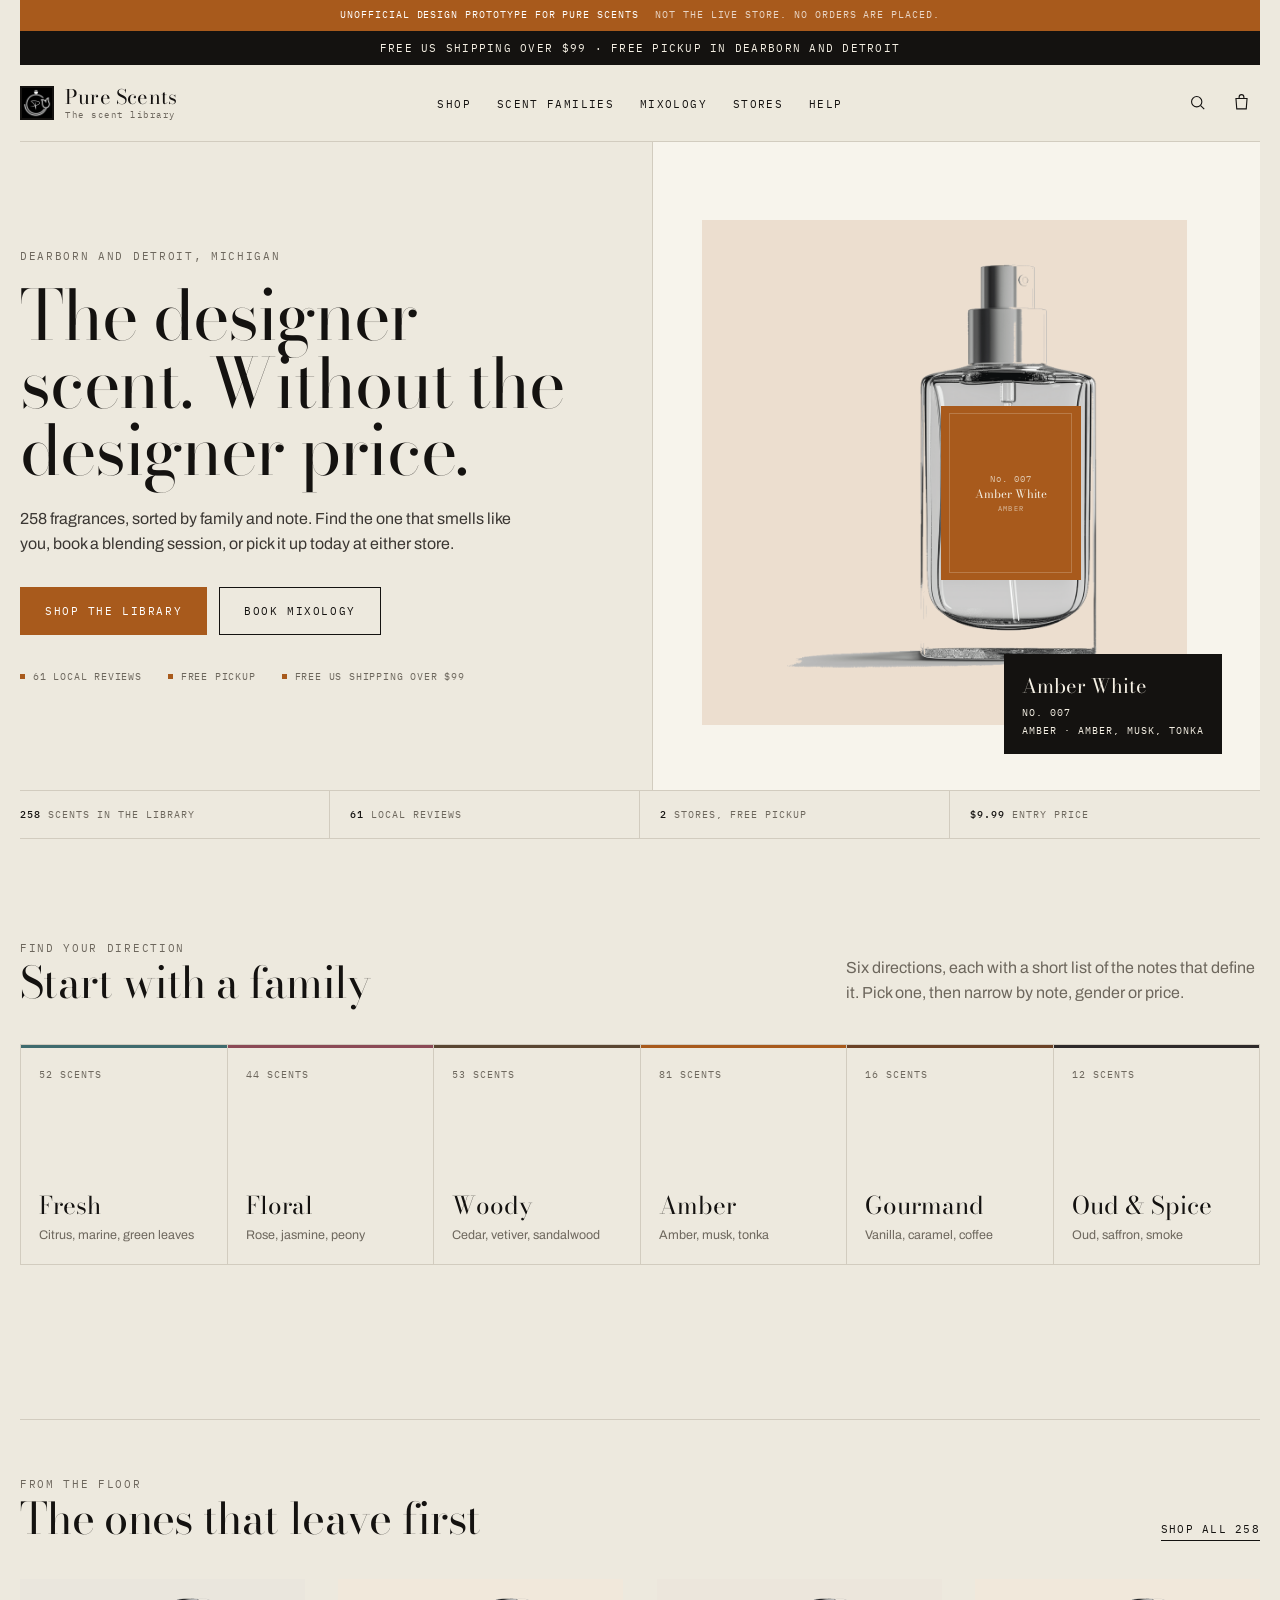
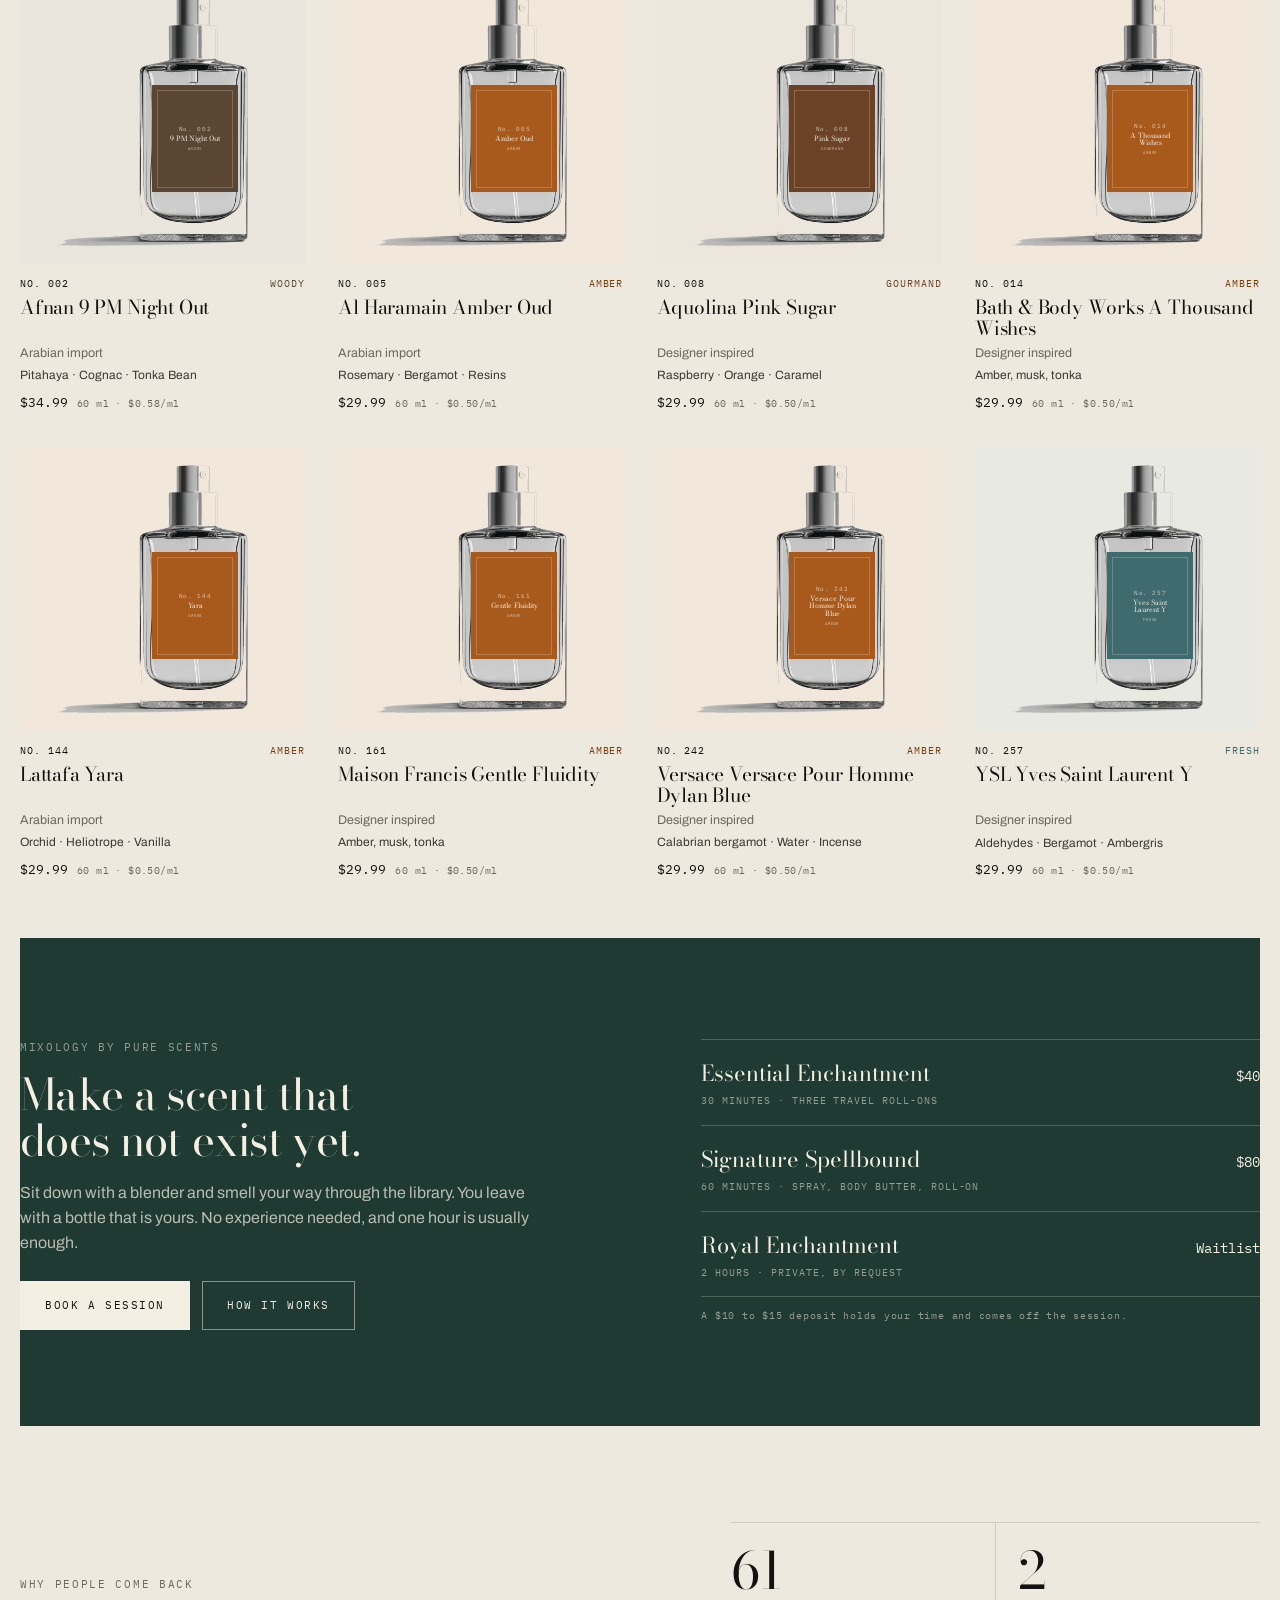
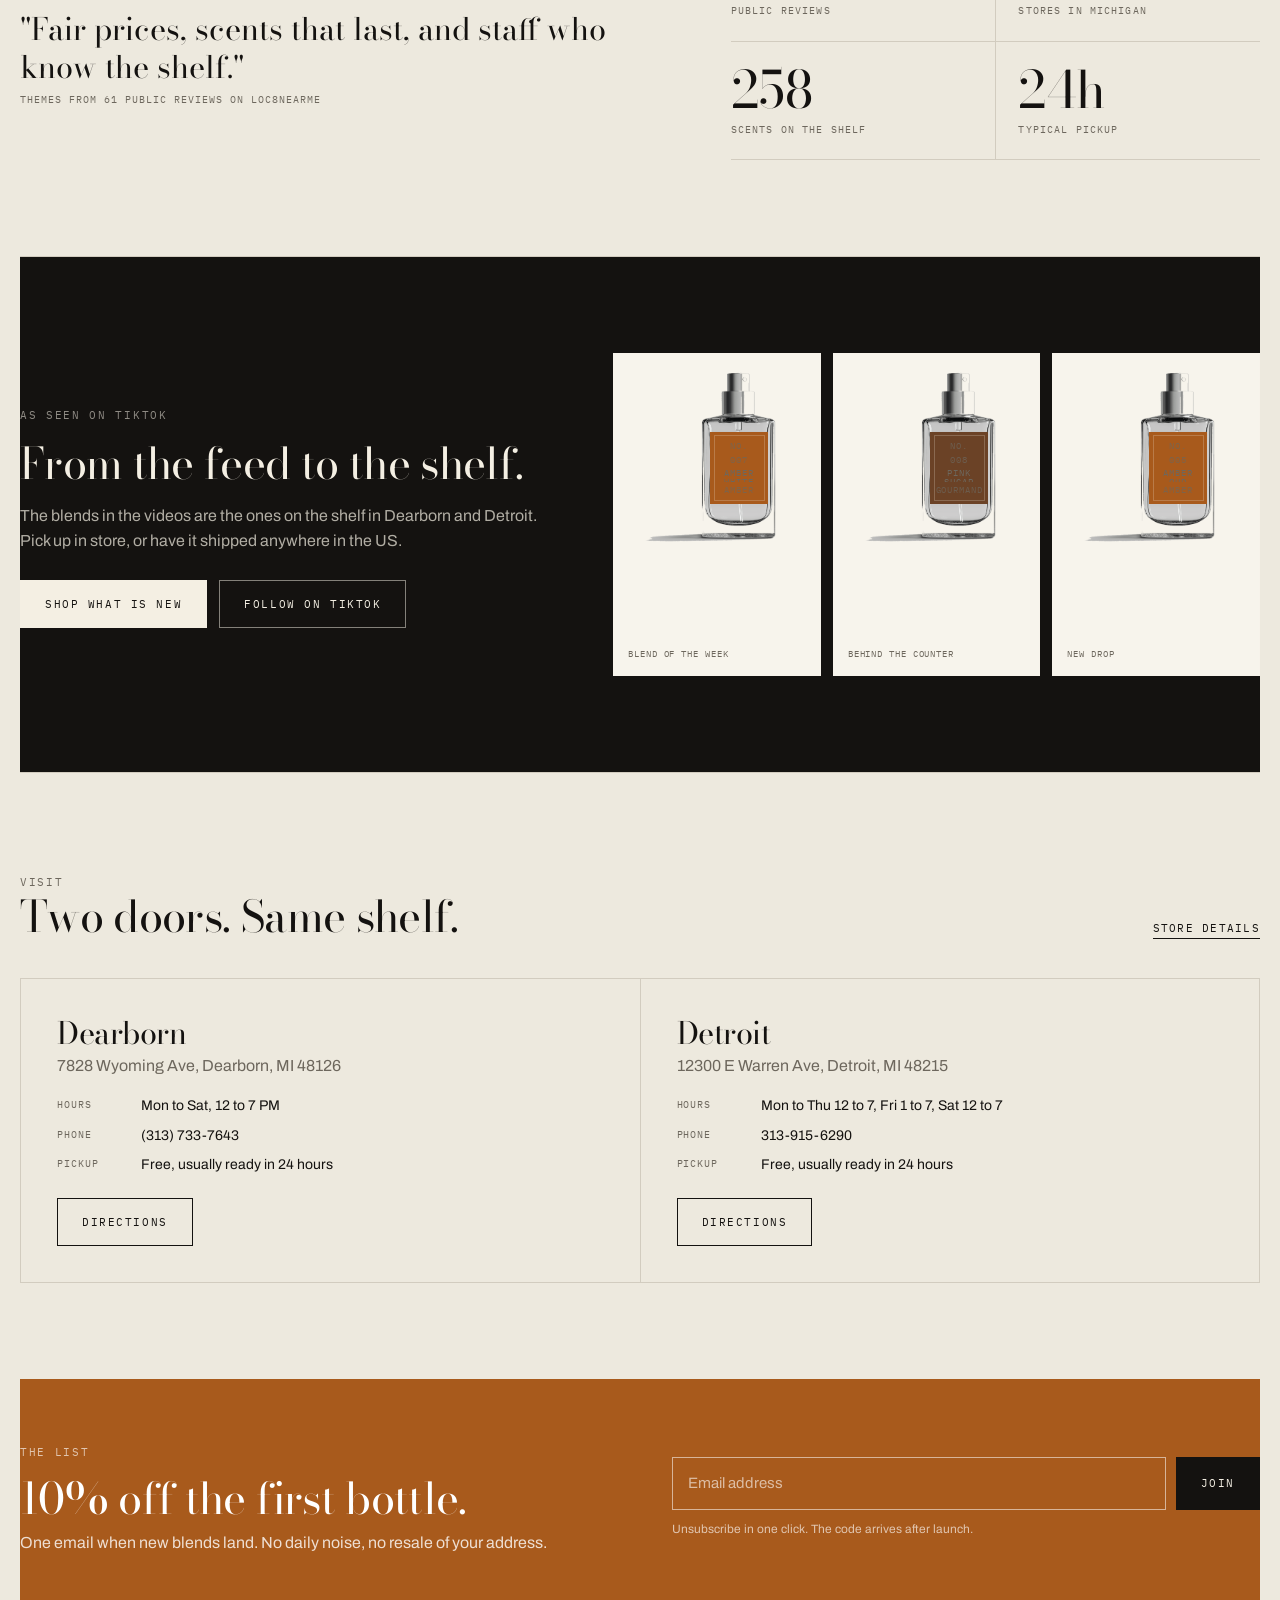
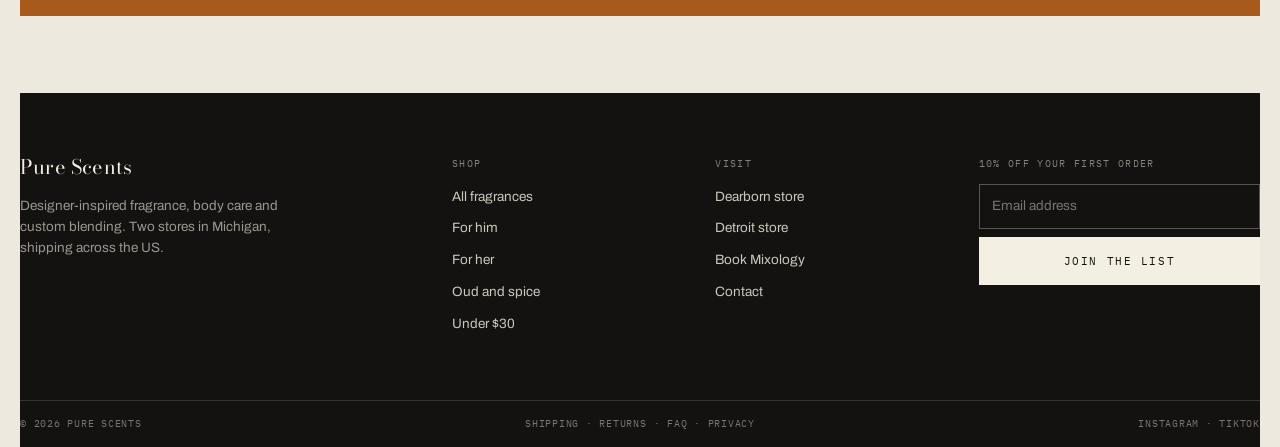
<file: index.html>
<!doctype html>
<html lang="en">
<head>
<meta charset="utf-8">
<meta name="viewport" content="width=device-width, initial-scale=1">
<meta name="robots" content="noindex,nofollow">
<link rel="icon" href="assets/img/icon.jpg">
<title>Pure Scents | The scent library</title>
<meta name="description" content="258 designer-inspired fragrances, sorted by family and note. Free pickup in Dearborn and Detroit, custom blending sessions, and US shipping over $99.">
<link rel="preconnect" href="https://fonts.googleapis.com">
<link rel="preconnect" href="https://fonts.gstatic.com" crossorigin>
<link href="https://fonts.googleapis.com/css2?family=Archivo:wght@400;500;600&family=Bodoni+Moda:opsz,wght@6..96,400;6..96,500&family=IBM+Plex+Mono:wght@400;500&display=swap" rel="stylesheet">
<link rel="stylesheet" href="assets/css/main.css">
</head>
<body data-page="home">
<div id="chrome-top"></div>

<main>
  <section class="hero">
    <div class="wrap">
      <div class="hero-grid">
        <div class="hero-copy">
          <span class="eyebrow">Dearborn and Detroit, Michigan</span>
          <h1>The designer scent. Without the designer price.</h1>
          <p class="lede">258 fragrances, sorted by family and note. Find the one that smells like you, book a blending session, or pick it up today at either store.</p>
          <div class="hero-actions">
            <a class="btn btn--accent" href="shop.html">Shop the library</a>
            <a class="btn btn--ghost" href="mixology.html">Book Mixology</a>
          </div>
          <div class="hero-proof">
            <span>61 local reviews</span>
            <span>Free pickup</span>
            <span>Free US shipping over $99</span>
          </div>
        </div>
        <div class="hero-visual" data-family="Amber">
          <div data-hero-bottle></div>
          <div class="hero-note" data-hero-note></div>
        </div>
      </div>
      <div class="hero-strip">
        <div><b>258</b> scents in the library</div>
        <div><b>61</b> local reviews</div>
        <div><b>2</b> stores, free pickup</div>
        <div><b>$9.99</b> entry price</div>
      </div>
    </div>
  </section>

  <section class="section" id="families">
    <div class="wrap">
      <div class="section-head">
        <div>
          <span class="eyebrow">Find your direction</span>
          <h2>Start with a family</h2>
        </div>
        <p class="muted">Six directions, each with a short list of the notes that define it. Pick one, then narrow by note, gender or price.</p>
      </div>
      <div class="families" data-families></div>
    </div>
  </section>

  <section class="section section--tight">
    <div class="wrap">
      <div class="bestsellers">
        <div class="section-head">
          <div>
            <span class="eyebrow">From the floor</span>
            <h2>The ones that leave first</h2>
          </div>
          <a class="text-link" href="shop.html?sort=featured">Shop all 258</a>
        </div>
        <div class="scent-grid" data-best></div>
      </div>
    </div>
  </section>

  <section class="mixology-band section">
    <div class="wrap">
      <div class="mixology-grid">
        <div>
          <span class="eyebrow">Mixology by Pure Scents</span>
          <h2 style="margin:14px 0 18px">Make a scent that does not exist yet.</h2>
          <p class="lede" style="margin-bottom:26px">Sit down with a blender and smell your way through the library. You leave with a bottle that is yours. No experience needed, and one hour is usually enough.</p>
          <div class="hero-actions">
            <a class="btn btn--light" href="mixology.html">Book a session</a>
            <a class="btn btn--outline-light" href="mixology.html#how">How it works</a>
          </div>
        </div>
        <div>
          <div class="tier-list">
            <a class="tier-row" href="mixology.html#book">
              <span><b>Essential Enchantment</b><small>30 minutes · three travel roll-ons</small></span>
              <span class="tier-price">$40</span>
            </a>
            <a class="tier-row" href="mixology.html#book">
              <span><b>Signature Spellbound</b><small>60 minutes · spray, body butter, roll-on</small></span>
              <span class="tier-price">$80</span>
            </a>
            <a class="tier-row" href="mixology.html#book">
              <span><b>Royal Enchantment</b><small>2 hours · private, by request</small></span>
              <span class="tier-price">Waitlist</span>
            </a>
          </div>
          <p class="tier-note">A $10 to $15 deposit holds your time and comes off the session.</p>
        </div>
      </div>
    </div>
  </section>

  <section class="section proof-band">
    <div class="wrap">
      <div class="proof-grid">
        <div>
          <span class="eyebrow">Why people come back</span>
          <p class="proof-quote" style="margin-top:14px">"Fair prices, scents that last, and staff who know the shelf."</p>
          <small class="review-meta">Themes from 61 public reviews on Loc8NearMe</small>
        </div>
        <div class="proof-stats">
          <div class="proof-stat"><b>61</b><span>public reviews</span></div>
          <div class="proof-stat"><b>2</b><span>stores in Michigan</span></div>
          <div class="proof-stat"><b>258</b><span>scents on the shelf</span></div>
          <div class="proof-stat"><b>24h</b><span>typical pickup</span></div>
        </div>
      </div>
    </div>
  </section>

  <section class="section tiktok-band">
    <div class="wrap">
      <div class="tiktok-grid">
        <div>
          <span class="eyebrow">As seen on TikTok</span>
          <h2 style="margin:14px 0 18px">From the feed to the shelf.</h2>
          <p class="lede" style="margin-bottom:26px">The blends in the videos are the ones on the shelf in Dearborn and Detroit. Pick up in store, or have it shipped anywhere in the US.</p>
          <div class="hero-actions">
            <a class="btn btn--light" href="shop.html">Shop what is new</a>
            <a class="btn btn--outline-light" href="https://www.tiktok.com/@purescents" target="_blank" rel="noopener">Follow on TikTok</a>
          </div>
        </div>
        <div class="tiktok-strip">
          <div class="tiktok-card" data-family="Amber"><div class="bottle-wrap" style="background:none"><div class="bottle" data-family="Amber"><img class="bottle__img" src="assets/img/bottle-cut.png" alt="" loading="lazy"><div class="bottle__label"><span class="bottle__no">No. 007</span><span class="bottle__name">Amber White</span><span class="bottle__fam">Amber</span></div></div></div><span>Blend of the week</span></div>
          <div class="tiktok-card" data-family="Gourmand"><div class="bottle-wrap" style="background:none"><div class="bottle" data-family="Gourmand"><img class="bottle__img" src="assets/img/bottle-cut.png" alt="" loading="lazy"><div class="bottle__label"><span class="bottle__no">No. 008</span><span class="bottle__name">Pink Sugar</span><span class="bottle__fam">Gourmand</span></div></div></div><span>Behind the counter</span></div>
          <div class="tiktok-card" data-family="Amber"><div class="bottle-wrap" style="background:none"><div class="bottle" data-family="Amber"><img class="bottle__img" src="assets/img/bottle-cut.png" alt="" loading="lazy"><div class="bottle__label"><span class="bottle__no">No. 005</span><span class="bottle__name">Amber Oud</span><span class="bottle__fam">Amber</span></div></div></div><span>New drop</span></div>
        </div>
      </div>
    </div>
  </section>

  <section class="section stores-band">
    <div class="wrap">
      <div class="section-head">
        <div>
          <span class="eyebrow">Visit</span>
          <h2>Two doors. Same shelf.</h2>
        </div>
        <a class="text-link" href="stores.html">Store details</a>
      </div>
      <div class="store-cards">
        <article class="store-card">
          <h3>Dearborn</h3>
          <p class="muted">7828 Wyoming Ave, Dearborn, MI 48126</p>
          <div class="store-meta">
            <div><dt>Hours</dt><dd>Mon to Sat, 12 to 7 PM</dd></div>
            <div><dt>Phone</dt><dd>(313) 733-7643</dd></div>
            <div><dt>Pickup</dt><dd>Free, usually ready in 24 hours</dd></div>
          </div>
          <a class="btn btn--ghost" href="https://www.google.com/maps/search/?api=1&amp;query=7828+Wyoming+Ave+Dearborn+MI+48126" target="_blank" rel="noopener">Directions</a>
        </article>
        <article class="store-card">
          <h3>Detroit</h3>
          <p class="muted">12300 E Warren Ave, Detroit, MI 48215</p>
          <div class="store-meta">
            <div><dt>Hours</dt><dd>Mon to Thu 12 to 7, Fri 1 to 7, Sat 12 to 7</dd></div>
            <div><dt>Phone</dt><dd>313-915-6290</dd></div>
            <div><dt>Pickup</dt><dd>Free, usually ready in 24 hours</dd></div>
          </div>
          <a class="btn btn--ghost" href="https://www.google.com/maps/search/?api=1&amp;query=12300+E+Warren+Ave+Detroit+MI+48215" target="_blank" rel="noopener">Directions</a>
        </article>
      </div>
    </div>
  </section>

  <section class="newsletter">
    <div class="wrap" style="padding-block:clamp(36px,5vw,60px)">
      <div class="newsletter-grid">
        <div>
          <span class="eyebrow">The list</span>
          <h2 style="margin:12px 0 10px">10% off the first bottle.</h2>
          <p>One email when new blends land. No daily noise, no resale of your address.</p>
        </div>
        <div>
          <form class="newsletter-form" data-newsletter>
            <input type="email" required placeholder="Email address" aria-label="Email address">
            <button class="btn" type="submit">Join</button>
          </form>
          <small>Unsubscribe in one click. The code arrives after launch.</small>
        </div>
      </div>
    </div>
  </section>
</main>

<div id="chrome-bottom"></div>
<script src="assets/js/catalog.js"></script>
<script src="assets/js/app.js"></script>
</body>
</html>
</file>
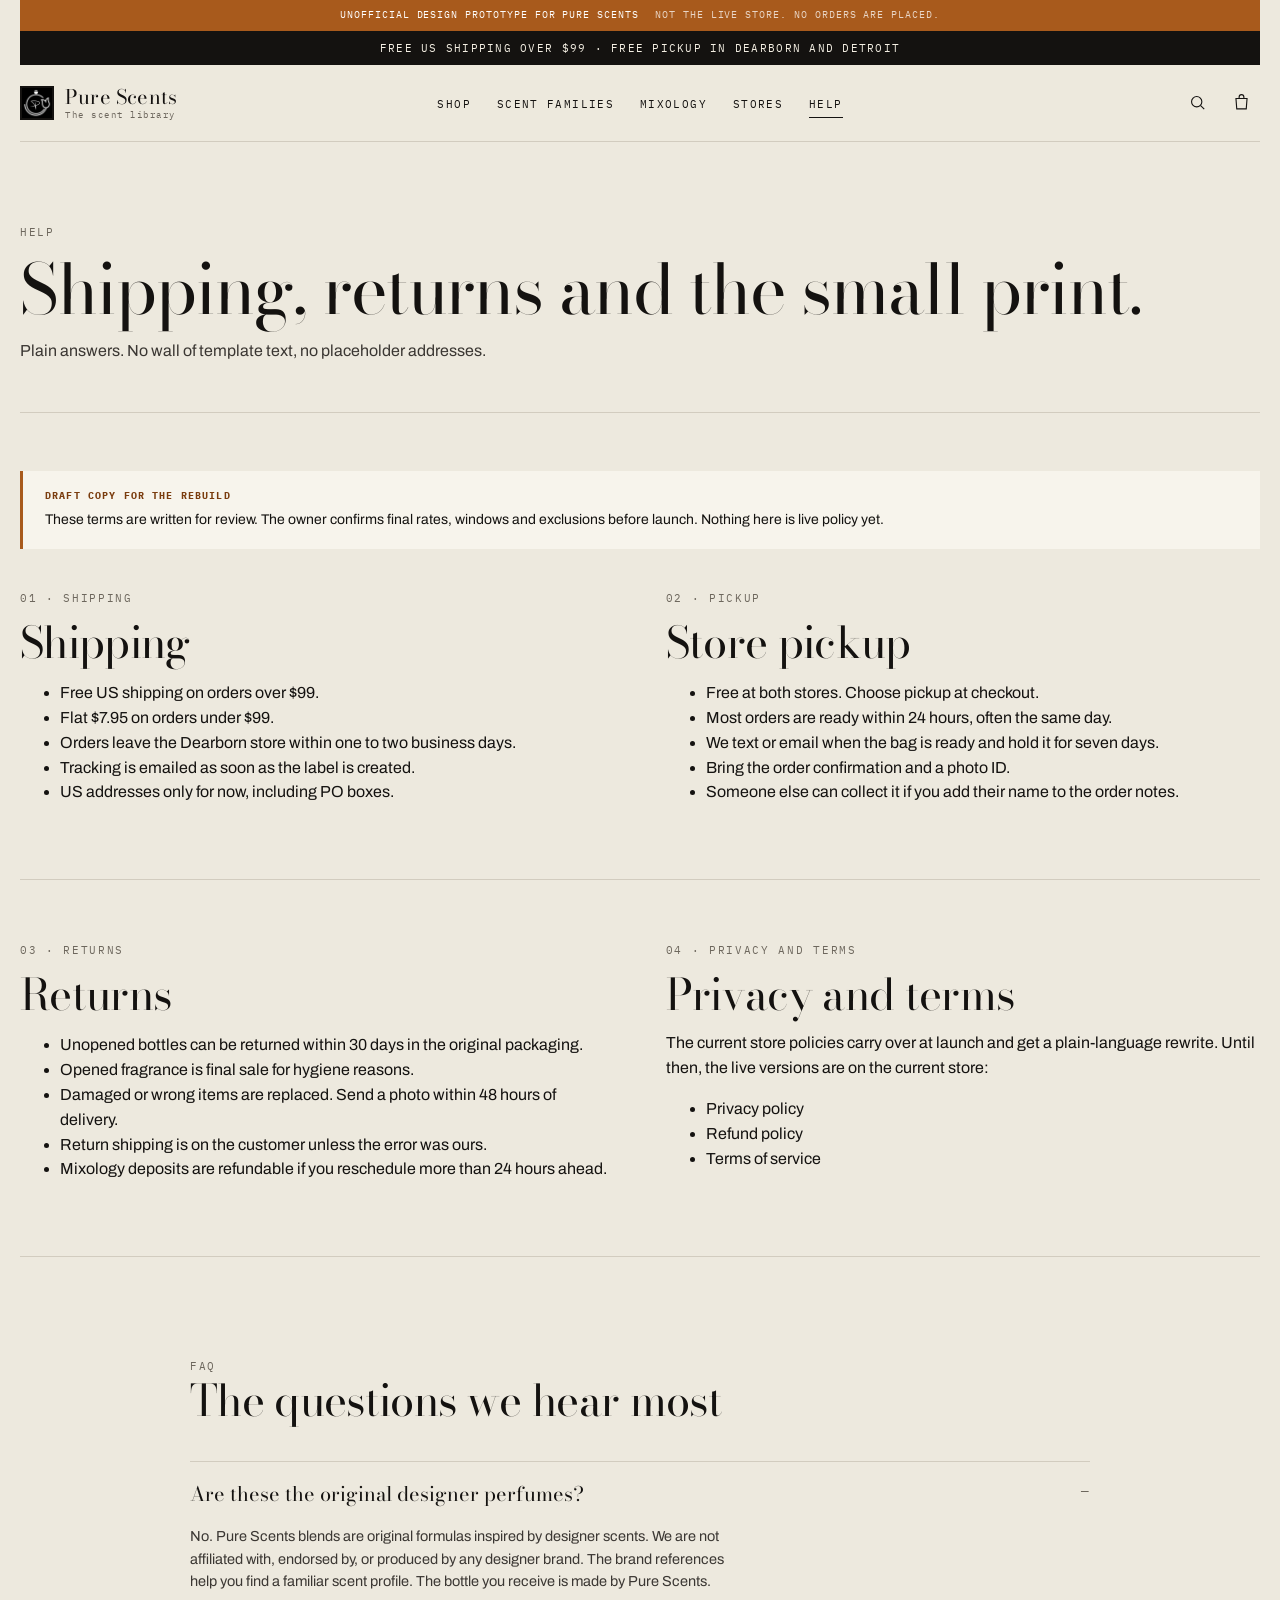
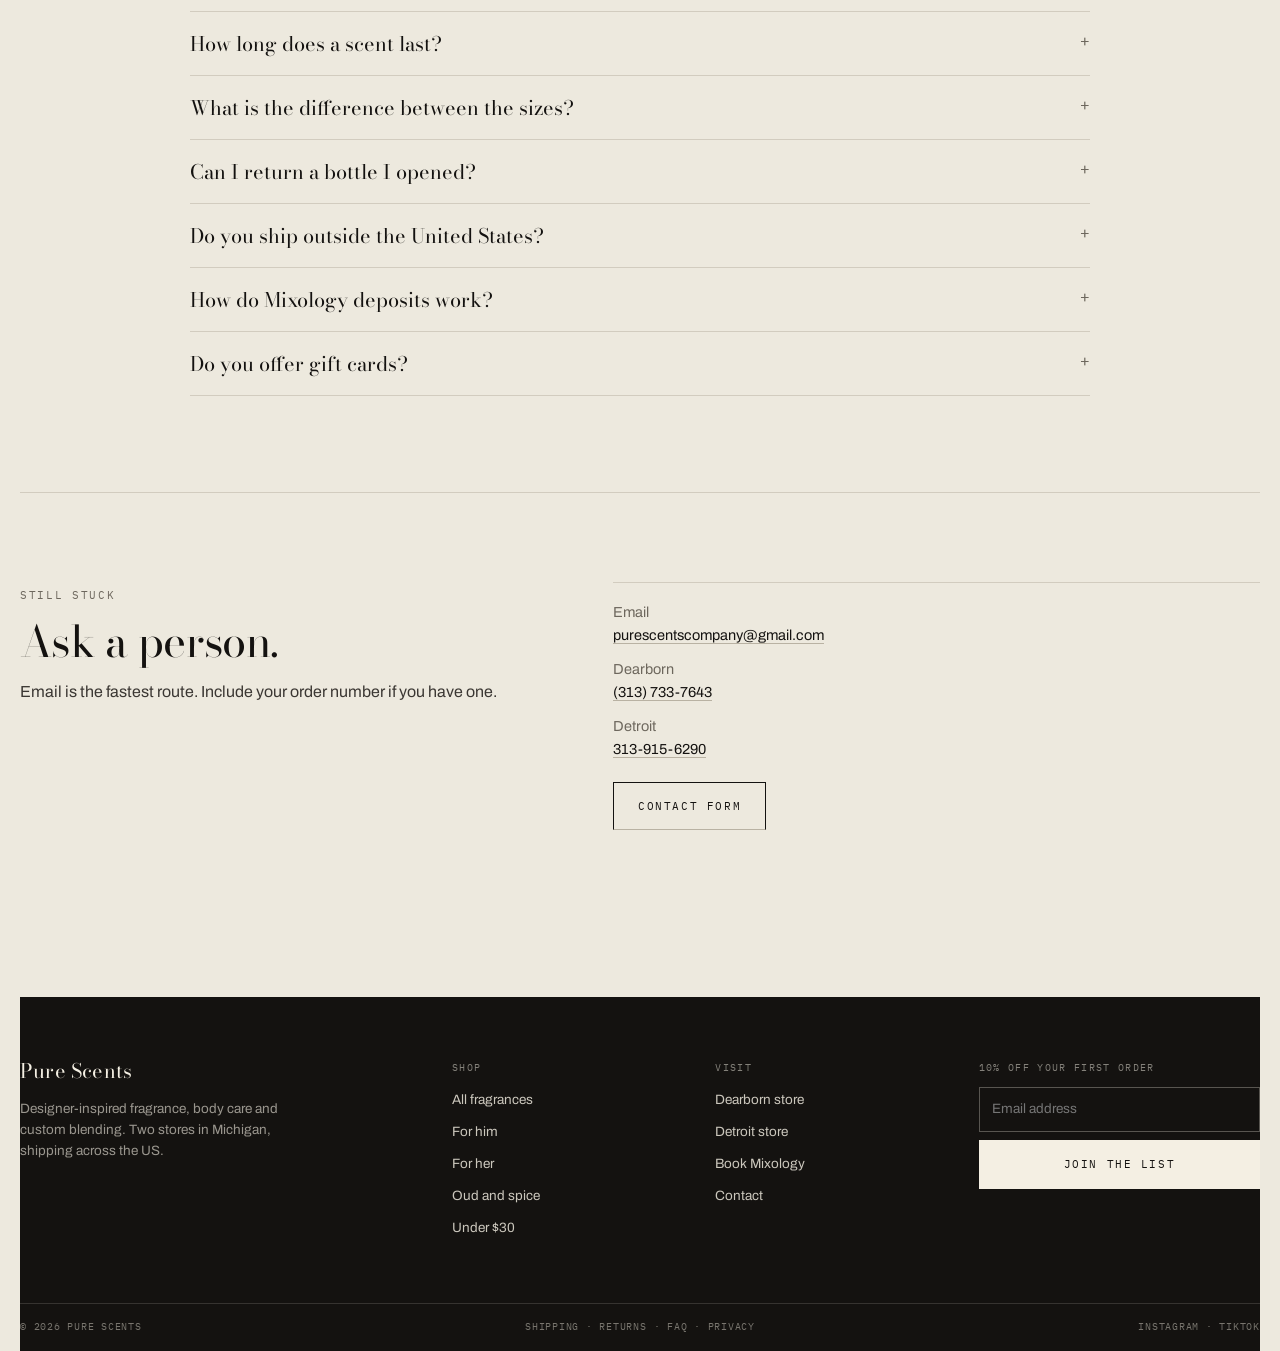
<file: info.html>
<!doctype html>
<html lang="en">
<head>
<meta charset="utf-8">
<meta name="viewport" content="width=device-width, initial-scale=1">
<meta name="robots" content="noindex,nofollow">
<link rel="icon" href="assets/img/icon.jpg">
<title>Shipping, returns and FAQ | Pure Scents</title>
<meta name="description" content="Shipping rates, free store pickup, returns and the questions we hear most about Pure Scents fragrances and Mixology sessions.">
<link rel="preconnect" href="https://fonts.googleapis.com">
<link rel="preconnect" href="https://fonts.gstatic.com" crossorigin>
<link href="https://fonts.googleapis.com/css2?family=Archivo:wght@400;500;600&family=Bodoni+Moda:opsz,wght@6..96,400;6..96,500&family=IBM+Plex+Mono:wght@400;500&display=swap" rel="stylesheet">
<link rel="stylesheet" href="assets/css/main.css">
</head>
<body data-page="help">
<div id="chrome-top"></div>

<main>
  <header class="stores-hero">
    <div class="wrap">
      <span class="eyebrow">Help</span>
      <h1 style="margin:12px 0 16px">Shipping, returns and the small print.</h1>
      <p class="lede" style="max-width:60ch">Plain answers. No wall of template text, no placeholder addresses.</p>
    </div>
  </header>

  <section class="section section--tight">
    <div class="wrap">
      <div class="callout" style="margin-bottom:36px">
        <b>Draft copy for the rebuild</b>
        These terms are written for review. The owner confirms final rates, windows and exclusions before launch. Nothing here is live policy yet.
      </div>
      <div class="proposal-grid">
        <div id="shipping">
          <span class="eyebrow">01 · Shipping</span>
          <h2 style="margin:10px 0 14px">Shipping</h2>
          <ul>
            <li>Free US shipping on orders over $99.</li>
            <li>Flat $7.95 on orders under $99.</li>
            <li>Orders leave the Dearborn store within one to two business days.</li>
            <li>Tracking is emailed as soon as the label is created.</li>
            <li>US addresses only for now, including PO boxes.</li>
          </ul>
        </div>
        <div id="pickup">
          <span class="eyebrow">02 · Pickup</span>
          <h2 style="margin:10px 0 14px">Store pickup</h2>
          <ul>
            <li>Free at both stores. Choose pickup at checkout.</li>
            <li>Most orders are ready within 24 hours, often the same day.</li>
            <li>We text or email when the bag is ready and hold it for seven days.</li>
            <li>Bring the order confirmation and a photo ID.</li>
            <li>Someone else can collect it if you add their name to the order notes.</li>
          </ul>
        </div>
      </div>
    </div>
  </section>

  <section class="section section--tight" style="border-top:1px solid var(--line)">
    <div class="wrap">
      <div class="proposal-grid">
        <div id="returns">
          <span class="eyebrow">03 · Returns</span>
          <h2 style="margin:10px 0 14px">Returns</h2>
          <ul>
            <li>Unopened bottles can be returned within 30 days in the original packaging.</li>
            <li>Opened fragrance is final sale for hygiene reasons.</li>
            <li>Damaged or wrong items are replaced. Send a photo within 48 hours of delivery.</li>
            <li>Return shipping is on the customer unless the error was ours.</li>
            <li>Mixology deposits are refundable if you reschedule more than 24 hours ahead.</li>
          </ul>
        </div>
        <div id="policies">
          <span class="eyebrow">04 · Privacy and terms</span>
          <h2 style="margin:10px 0 14px">Privacy and terms</h2>
          <p style="margin-bottom:12px">The current store policies carry over at launch and get a plain-language rewrite. Until then, the live versions are on the current store:</p>
          <ul>
            <li><a href="https://purescents.shop/policies/privacy-policy" target="_blank" rel="noopener">Privacy policy</a></li>
            <li><a href="https://purescents.shop/policies/refund-policy" target="_blank" rel="noopener">Refund policy</a></li>
            <li><a href="https://purescents.shop/policies/terms-of-service" target="_blank" rel="noopener">Terms of service</a></li>
          </ul>
        </div>
      </div>
    </div>
  </section>

  <section class="section" id="faq" style="border-top:1px solid var(--line)">
    <div class="wrap" style="max-width:900px">
      <div class="section-head"><div><span class="eyebrow">FAQ</span><h2>The questions we hear most</h2></div></div>
      <div class="faq">
        <details open><summary>Are these the original designer perfumes?</summary><p>No. Pure Scents blends are original formulas inspired by designer scents. We are not affiliated with, endorsed by, or produced by any designer brand. The brand references help you find a familiar scent profile. The bottle you receive is made by Pure Scents.</p></details>
        <details><summary>How long does a scent last?</summary><p>Most eau de parfum blends run four to eight hours on skin. Oils and roll-ons sit closer and can last longer or shorter depending on your skin. Heat, dry skin and application point all change the result. Ask for a tester in store before committing to a full bottle.</p></details>
        <details><summary>What is the difference between the sizes?</summary><p>The 10ml roll-on is the trial size, the 30ml is the travel spray, and the 60ml is the full bottle. Price per ml drops as the bottle gets larger; every product card shows the exact figure.</p></details>
        <details><summary>Can I return a bottle I opened?</summary><p>No. Opened fragrance cannot be resold, so opened bottles are final sale. If the scent is not right, come in and we will help you find a better match, and you can sample before buying again.</p></details>
        <details><summary>Do you ship outside the United States?</summary><p>Not yet. The current shipping zone is the US only.</p></details>
        <details><summary>How do Mixology deposits work?</summary><p>The deposit holds your time and comes off the session total. Reschedule more than 24 hours ahead and it moves with you. A no-show loses the deposit.</p></details>
        <details><summary>Do you offer gift cards?</summary><p>Yes. Gift cards cover any Mixology tier or any product, never expire, and can be used in store or online.</p></details>
      </div>
    </div>
  </section>

  <section class="contact-band" style="border-top:1px solid var(--line)">
    <div class="wrap">
      <div class="contact-grid">
        <div>
          <span class="eyebrow">Still stuck</span>
          <h2 style="margin:12px 0 16px">Ask a person.</h2>
          <p class="lede">Email is the fastest route. Include your order number if you have one.</p>
        </div>
        <div class="contact-card">
          <div><span class="muted">Email</span><br><a href="mailto:purescentscompany@gmail.com">purescentscompany@gmail.com</a></div>
          <div><span class="muted">Dearborn</span><br><a href="tel:+13137337643">(313) 733-7643</a></div>
          <div><span class="muted">Detroit</span><br><a href="tel:+13139156290">313-915-6290</a></div>
          <a class="btn btn--ghost" href="stores.html#contact" style="margin-top:10px;width:fit-content">Contact form</a>
        </div>
      </div>
    </div>
  </section>
</main>

<div id="chrome-bottom"></div>
<script src="assets/js/catalog.js"></script>
<script src="assets/js/app.js"></script>
</body>
</html>
</file>
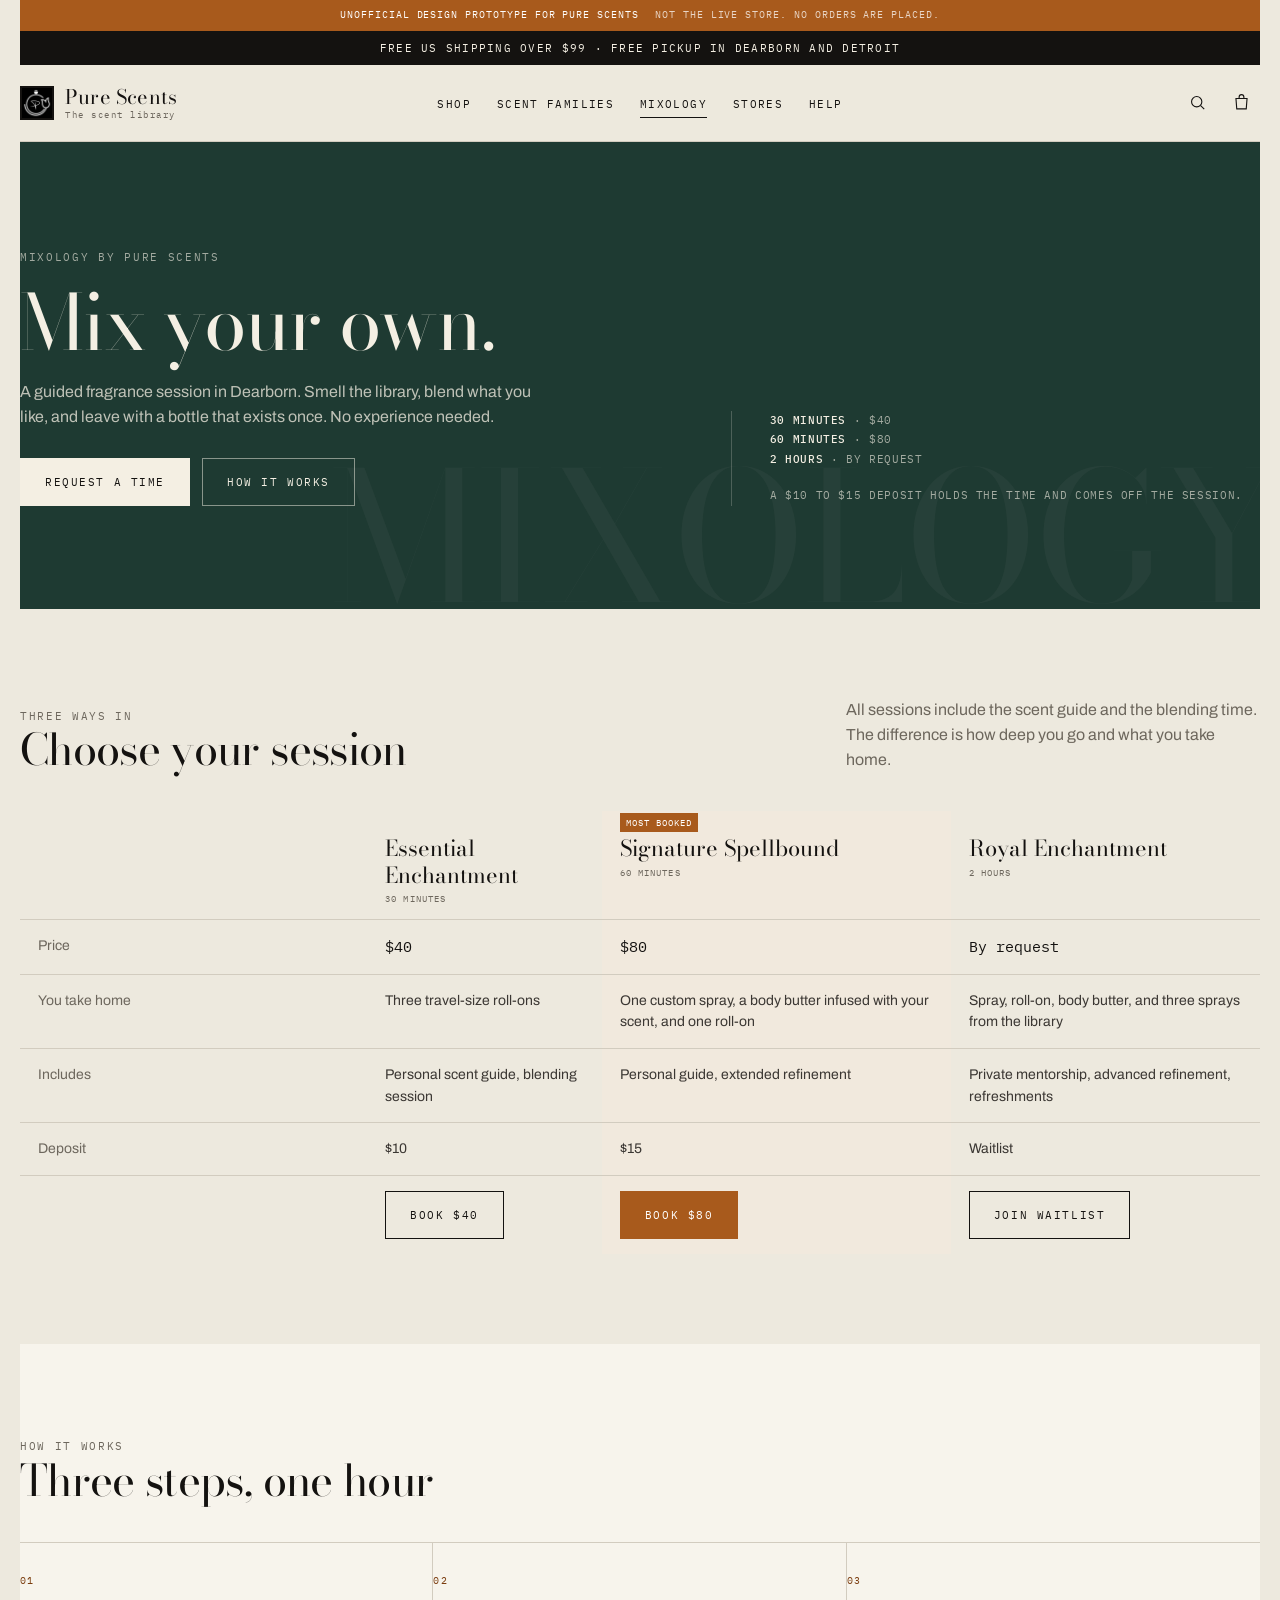
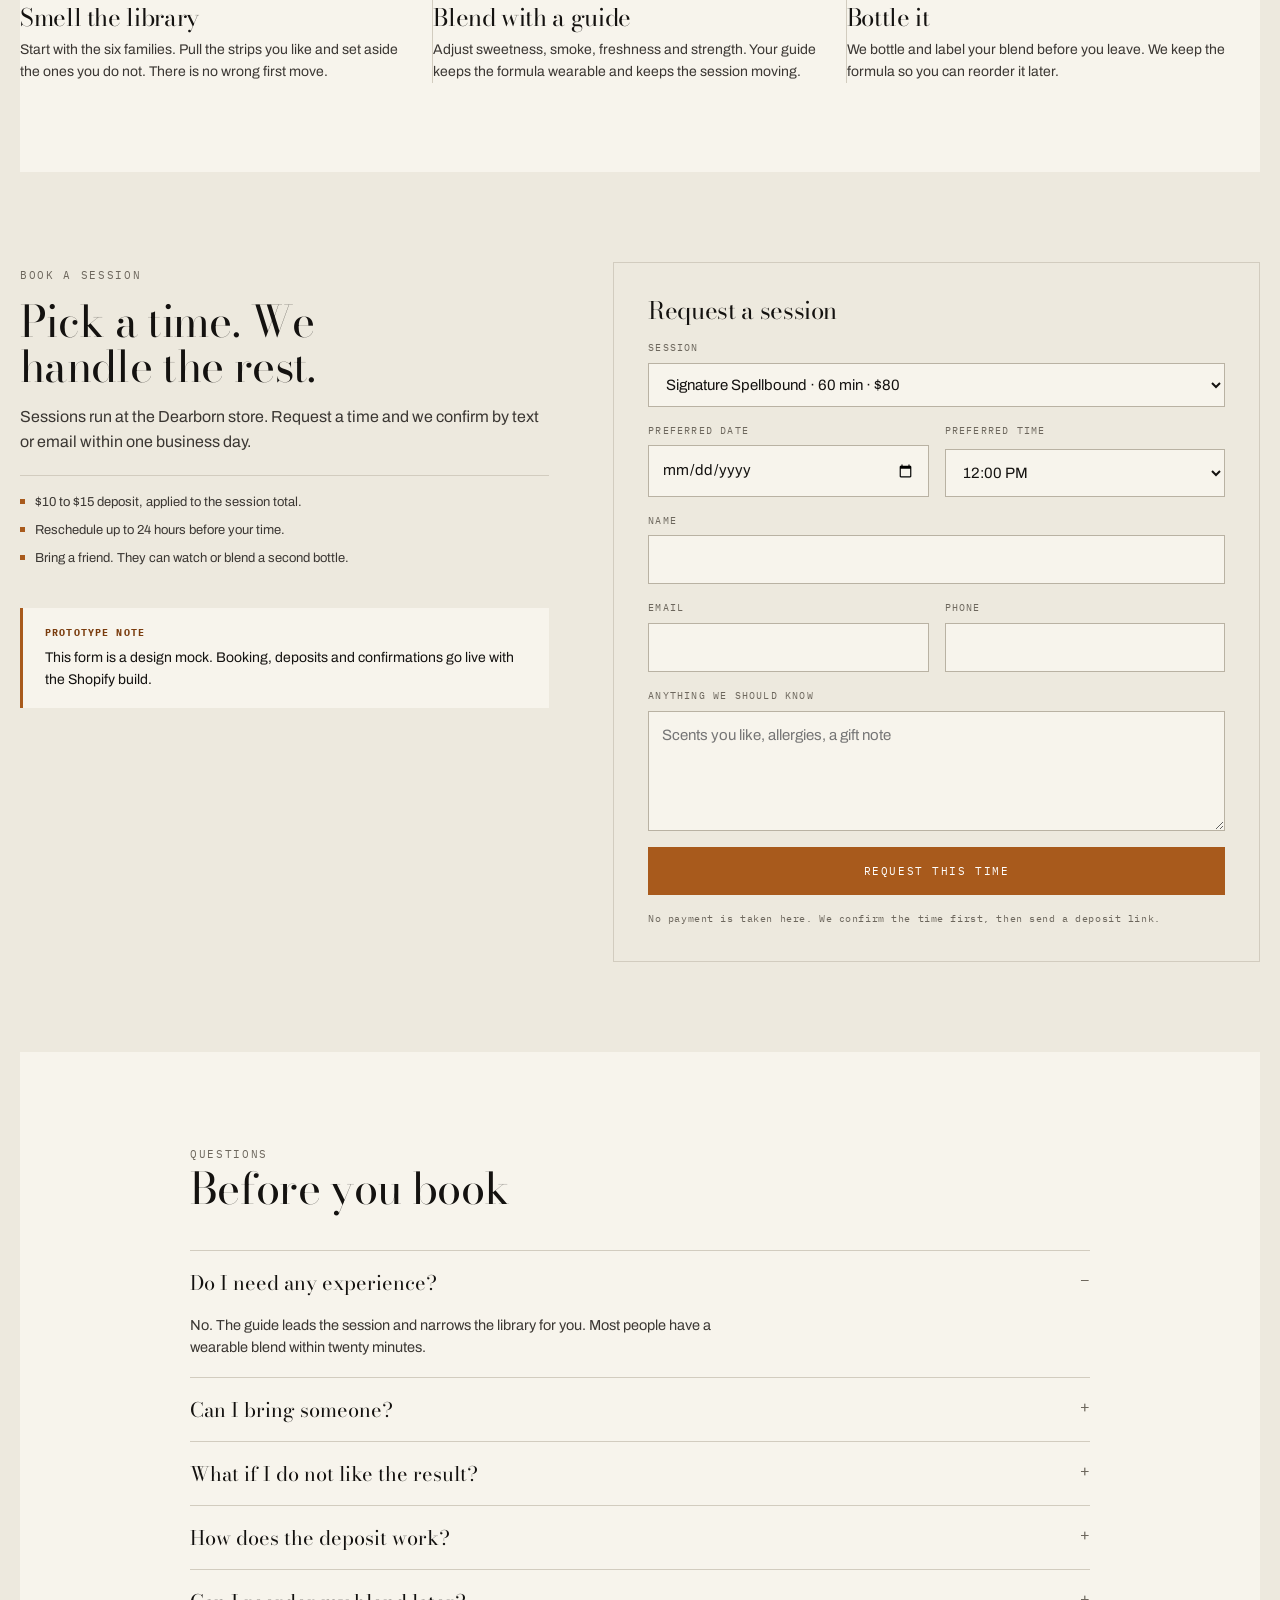
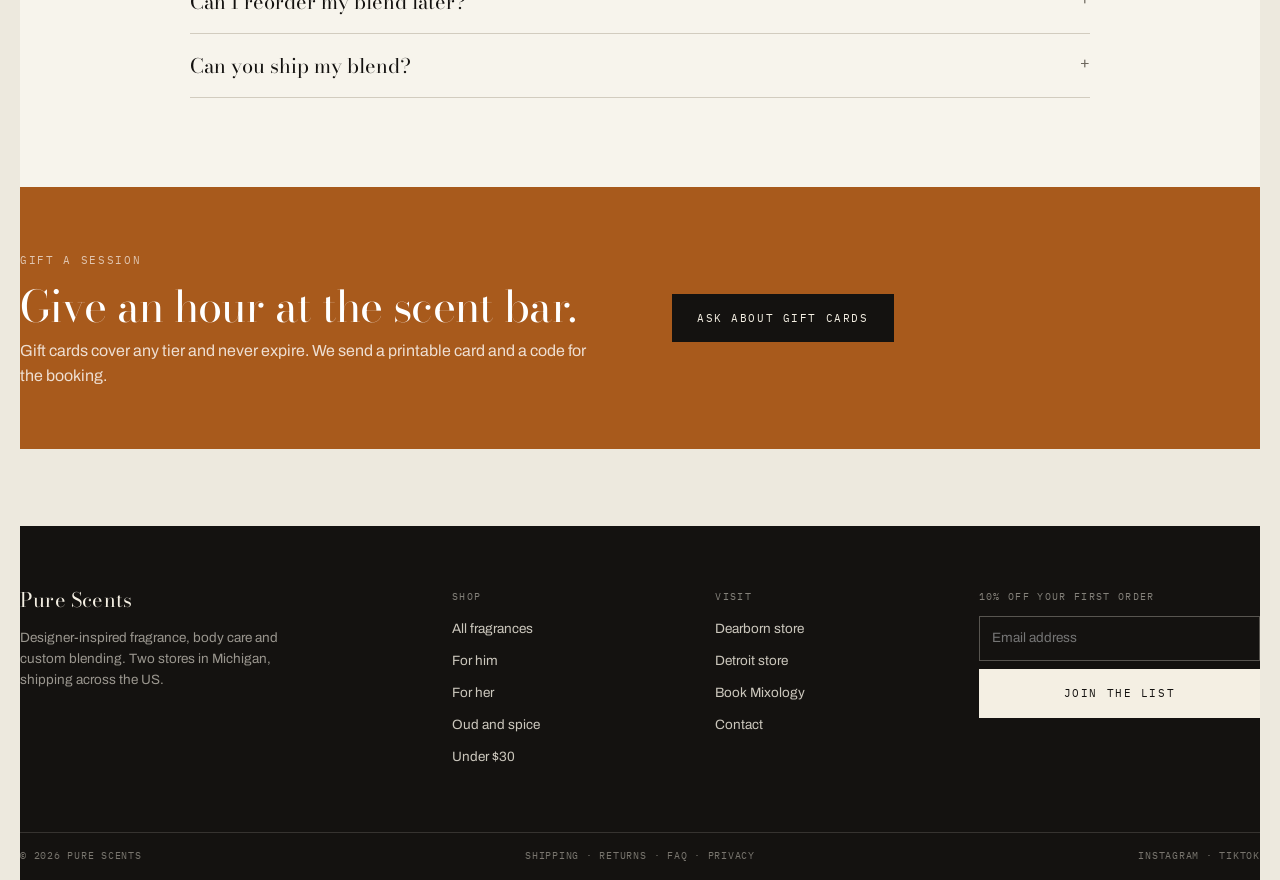
<file: mixology.html>
<!doctype html>
<html lang="en">
<head>
<meta charset="utf-8">
<meta name="viewport" content="width=device-width, initial-scale=1">
<meta name="robots" content="noindex,nofollow">
<link rel="icon" href="assets/img/icon.jpg">
<title>Mixology | Pure Scents</title>
<meta name="description" content="A guided fragrance blending session in Dearborn. Thirty or sixty minutes, a take-home bottle, and a scent that exists once. From $40.">
<link rel="preconnect" href="https://fonts.googleapis.com">
<link rel="preconnect" href="https://fonts.gstatic.com" crossorigin>
<link href="https://fonts.googleapis.com/css2?family=Archivo:wght@400;500;600&family=Bodoni+Moda:opsz,wght@6..96,400;6..96,500&family=IBM+Plex+Mono:wght@400;500&display=swap" rel="stylesheet">
<link rel="stylesheet" href="assets/css/main.css">
</head>
<body data-page="mixology">
<div id="chrome-top"></div>

<main>
  <section class="mix-hero">
    <div class="wrap">
      <div>
        <span class="eyebrow eyebrow--light">Mixology by Pure Scents</span>
        <h1 style="margin:16px 0 20px">Mix your own.</h1>
        <p class="lede">A guided fragrance session in Dearborn. Smell the library, blend what you like, and leave with a bottle that exists once. No experience needed.</p>
        <div class="hero-actions" style="margin-top:28px">
          <a class="btn btn--light" href="#book">Request a time</a>
          <a class="btn btn--outline-light" href="#how">How it works</a>
        </div>
      </div>
      <div class="mix-hero-aside">
        <p><b>30 minutes</b> · $40<br><b>60 minutes</b> · $80<br><b>2 hours</b> · by request</p>
        <p style="margin-top:16px">A $10 to $15 deposit holds the time and comes off the session.</p>
      </div>
    </div>
  </section>

  <section class="mix-section">
    <div class="wrap">
      <div class="section-head">
        <div>
          <span class="eyebrow">Three ways in</span>
          <h2>Choose your session</h2>
        </div>
        <p class="muted">All sessions include the scent guide and the blending time. The difference is how deep you go and what you take home.</p>
      </div>

      <table class="tier-table">
        <thead>
          <tr>
            <th></th>
            <th><span class="badge-slot"></span><span class="tier-name">Essential Enchantment<small>30 minutes</small></span></th>
            <th class="popular"><span class="badge-slot"><span class="badge-pop">Most booked</span></span><span class="tier-name">Signature Spellbound<small>60 minutes</small></span></th>
            <th><span class="badge-slot"></span><span class="tier-name">Royal Enchantment<small>2 hours</small></span></th>
          </tr>
        </thead>
        <tbody>
          <tr><td class="muted">Price</td><td class="price">$40</td><td class="price popular">$80</td><td class="price">By request</td></tr>
          <tr><td class="muted">You take home</td><td class="feature">Three travel-size roll-ons</td><td class="feature popular">One custom spray, a body butter infused with your scent, and one roll-on</td><td class="feature">Spray, roll-on, body butter, and three sprays from the library</td></tr>
          <tr><td class="muted">Includes</td><td class="feature">Personal scent guide, blending session</td><td class="feature popular">Personal guide, extended refinement</td><td class="feature">Private mentorship, advanced refinement, refreshments</td></tr>
          <tr><td class="muted">Deposit</td><td class="feature">$10</td><td class="feature popular">$15</td><td class="feature">Waitlist</td></tr>
          <tr><td></td><td><a class="btn btn--ghost" href="#book">Book $40</a></td><td class="popular"><a class="btn btn--accent" href="#book">Book $80</a></td><td><a class="btn btn--ghost" href="#book">Join waitlist</a></td></tr>
        </tbody>
      </table>

      <div class="tier-cards">
        <div class="tier-card">
          <span class="eyebrow">30 minutes</span>
          <h3>Essential Enchantment</h3>
          <p class="price">$40</p>
          <ul><li>Three travel-size roll-ons</li><li>Personal scent guide</li><li>Custom blending session</li><li>$10 deposit</li></ul>
          <a class="btn btn--ghost btn--full" href="#book">Book $40</a>
        </div>
        <div class="tier-card" style="background:color-mix(in srgb, var(--amber) 7%, var(--paper))">
          <span class="badge-pop">Most booked</span>
          <span class="eyebrow">60 minutes</span>
          <h3>Signature Spellbound</h3>
          <p class="price">$80</p>
          <ul><li>One custom spray bottle</li><li>Body butter infused with your scent</li><li>One travel-size roll-on</li><li>Extended refinement session</li><li>$15 deposit</li></ul>
          <a class="btn btn--accent btn--full" href="#book">Book $80</a>
        </div>
        <div class="tier-card">
          <span class="eyebrow">2 hours</span>
          <h3>Royal Enchantment</h3>
          <p class="price">By request</p>
          <ul><li>Private fragrance mentorship</li><li>Spray, roll-on and body butter</li><li>Three sprays from the library</li><li>Curated refreshments</li></ul>
          <a class="btn btn--ghost btn--full" href="#book">Join waitlist</a>
        </div>
      </div>
    </div>
  </section>

  <section class="mix-section mix-section--paper" id="how">
    <div class="wrap">
      <div class="section-head">
        <div>
          <span class="eyebrow">How it works</span>
          <h2>Three steps, one hour</h2>
        </div>
      </div>
      <div class="steps">
        <div class="step">
          <span class="step-no">01</span>
          <h3>Smell the library</h3>
          <p>Start with the six families. Pull the strips you like and set aside the ones you do not. There is no wrong first move.</p>
        </div>
        <div class="step">
          <span class="step-no">02</span>
          <h3>Blend with a guide</h3>
          <p>Adjust sweetness, smoke, freshness and strength. Your guide keeps the formula wearable and keeps the session moving.</p>
        </div>
        <div class="step">
          <span class="step-no">03</span>
          <h3>Bottle it</h3>
          <p>We bottle and label your blend before you leave. We keep the formula so you can reorder it later.</p>
        </div>
      </div>
    </div>
  </section>

  <section class="mix-section" id="book">
    <div class="wrap">
      <div class="booking">
        <div>
          <span class="eyebrow">Book a session</span>
          <h2 style="margin:12px 0 16px">Pick a time. We handle the rest.</h2>
          <p class="lede" style="margin-bottom:20px">Sessions run at the Dearborn store. Request a time and we confirm by text or email within one business day.</p>
          <div class="pdp-promises" style="border-top:1px solid var(--line);border-bottom:0">
            <span class="promise">$10 to $15 deposit, applied to the session total.</span>
            <span class="promise">Reschedule up to 24 hours before your time.</span>
            <span class="promise">Bring a friend. They can watch or blend a second bottle.</span>
          </div>
          <div class="callout" style="margin-top:24px">
            <b>Prototype note</b>
            This form is a design mock. Booking, deposits and confirmations go live with the Shopify build.
          </div>
        </div>
        <form class="booking-form" data-demo-form="Request received. This is a prototype, so no time was booked.">
          <h3>Request a session</h3>
          <div class="field">
            <label for="tier">Session</label>
            <select id="tier" name="tier" required>
              <option>Essential Enchantment · 30 min · $40</option>
              <option selected>Signature Spellbound · 60 min · $80</option>
              <option>Royal Enchantment · 2 hours · by request</option>
            </select>
          </div>
          <div class="form-row">
            <div class="field"><label for="date">Preferred date</label><input id="date" name="date" type="date" required></div>
            <div class="field"><label for="time">Preferred time</label>
              <select id="time" name="time" required>
                <option>12:00 PM</option><option>1:00 PM</option><option>2:00 PM</option>
                <option>3:00 PM</option><option>4:00 PM</option><option>5:00 PM</option><option>6:00 PM</option>
              </select>
            </div>
          </div>
          <div class="field"><label for="name">Name</label><input id="name" name="name" type="text" autocomplete="name" required></div>
          <div class="form-row">
            <div class="field"><label for="email">Email</label><input id="email" name="email" type="email" autocomplete="email" required></div>
            <div class="field"><label for="phone">Phone</label><input id="phone" name="phone" type="tel" autocomplete="tel"></div>
          </div>
          <div class="field"><label for="notes">Anything we should know</label><textarea id="notes" name="notes" placeholder="Scents you like, allergies, a gift note"></textarea></div>
          <button class="btn btn--accent btn--full" type="submit">Request this time</button>
          <p class="note">No payment is taken here. We confirm the time first, then send a deposit link.</p>
        </form>
      </div>
    </div>
  </section>

  <section class="mix-section mix-section--paper">
    <div class="wrap" style="max-width:900px">
      <div class="section-head"><div><span class="eyebrow">Questions</span><h2>Before you book</h2></div></div>
      <div class="faq">
        <details open><summary>Do I need any experience?</summary><p>No. The guide leads the session and narrows the library for you. Most people have a wearable blend within twenty minutes.</p></details>
        <details><summary>Can I bring someone?</summary><p>Yes. A guest can watch at no charge or blend a second bottle for the price of the take-home product. Tell us in the notes so we set up the table.</p></details>
        <details><summary>What if I do not like the result?</summary><p>You adjust during the session, not after. The guide will not bottle something you are unsure about. If the final blend is not right, we keep working within the session time.</p></details>
        <details><summary>How does the deposit work?</summary><p>The deposit holds your time and comes off the session total. Reschedule up to 24 hours ahead. No-shows lose the deposit.</p></details>
        <details><summary>Can I reorder my blend later?</summary><p>Yes. We keep the formula under your name, so a reorder is a bottle, not another session.</p></details>
        <details><summary>Can you ship my blend?</summary><p>Yes, anywhere in the US. Local pickup is free at either store.</p></details>
      </div>
    </div>
  </section>

  <section class="newsletter">
    <div class="wrap" style="padding-block:clamp(36px,5vw,60px)">
      <div class="newsletter-grid">
        <div>
          <span class="eyebrow">Gift a session</span>
          <h2 style="margin:12px 0 10px">Give an hour at the scent bar.</h2>
          <p>Gift cards cover any tier and never expire. We send a printable card and a code for the booking.</p>
        </div>
        <div class="hero-actions">
          <a class="btn" style="background:var(--ink);border-color:var(--ink);color:var(--cream)" href="stores.html#contact">Ask about gift cards</a>
        </div>
      </div>
    </div>
  </section>
</main>

<div id="chrome-bottom"></div>
<script src="assets/js/catalog.js"></script>
<script src="assets/js/app.js"></script>
</body>
</html>
</file>
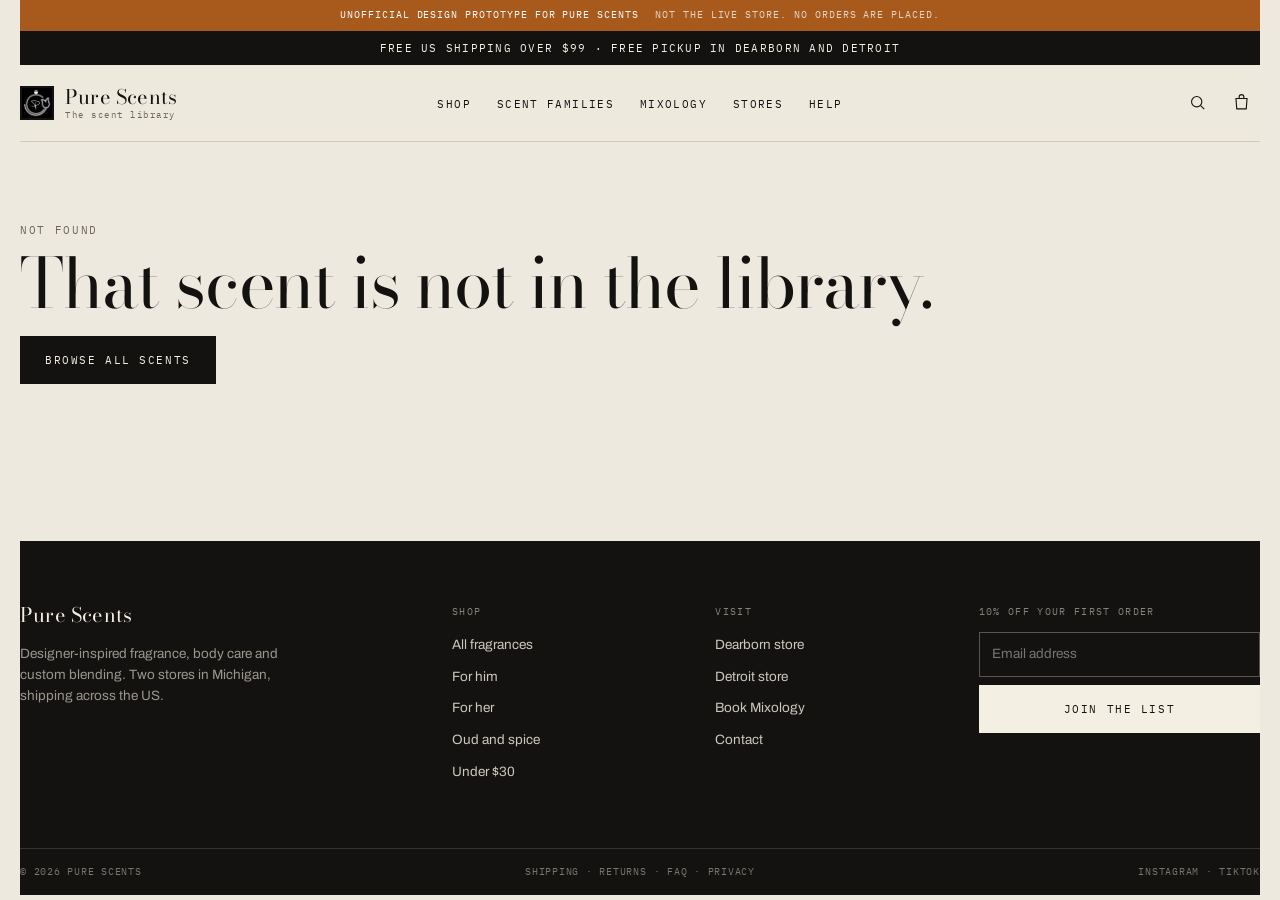
<file: product.html>
<!doctype html>
<html lang="en">
<head>
<meta charset="utf-8">
<meta name="viewport" content="width=device-width, initial-scale=1">
<meta name="robots" content="noindex,nofollow">
<link rel="icon" href="assets/img/icon.jpg">
<title>Fragrance | Pure Scents</title>
<meta name="description" content="The full note pyramid, sizes and price per ml for every Pure Scents fragrance. Free pickup in Dearborn and Detroit.">
<link rel="preconnect" href="https://fonts.googleapis.com">
<link rel="preconnect" href="https://fonts.gstatic.com" crossorigin>
<link href="https://fonts.googleapis.com/css2?family=Archivo:wght@400;500;600&family=Bodoni+Moda:opsz,wght@6..96,400;6..96,500&family=IBM+Plex+Mono:wght@400;500&display=swap" rel="stylesheet">
<link rel="stylesheet" href="assets/css/main.css">
</head>
<body data-page="product">
<div id="chrome-top"></div>
<main data-pdp></main>
<div id="chrome-bottom"></div>
<script src="assets/js/catalog.js"></script>
<script src="assets/js/app.js"></script>
</body>
</html>
</file>
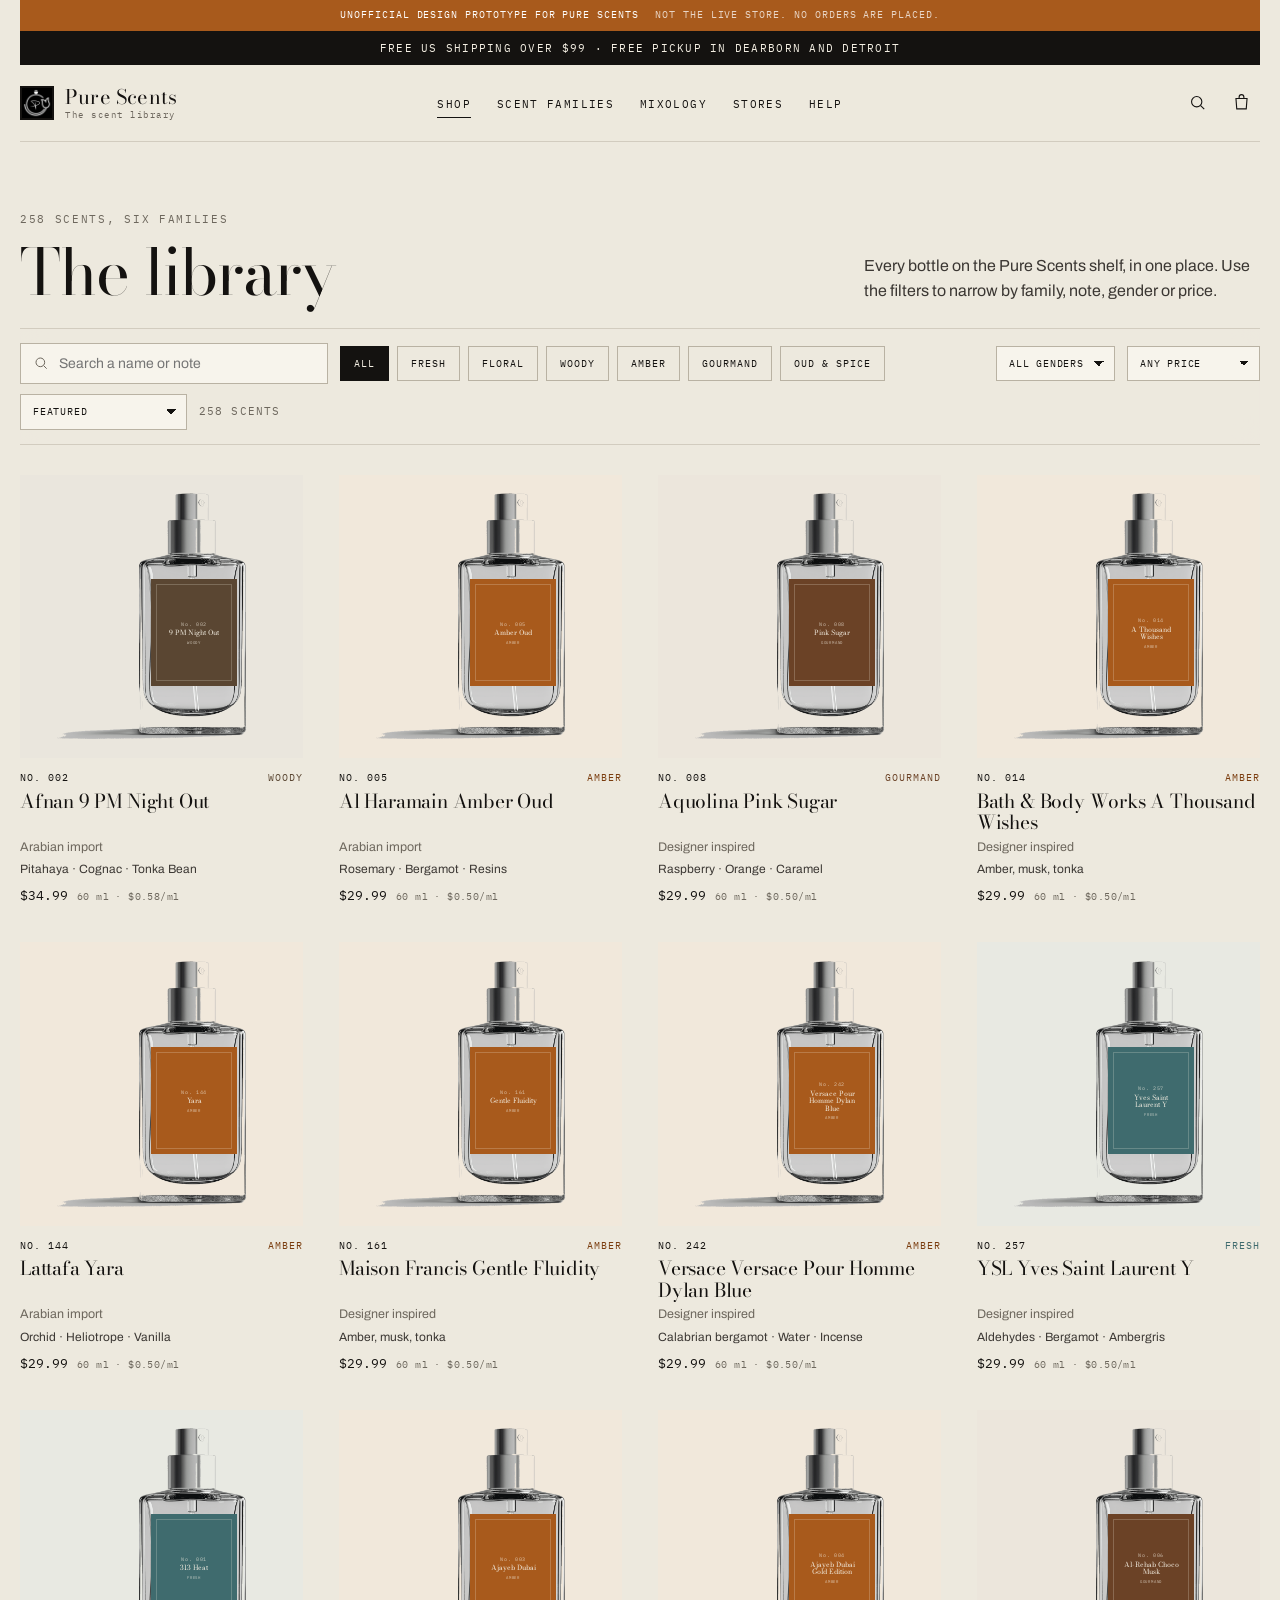
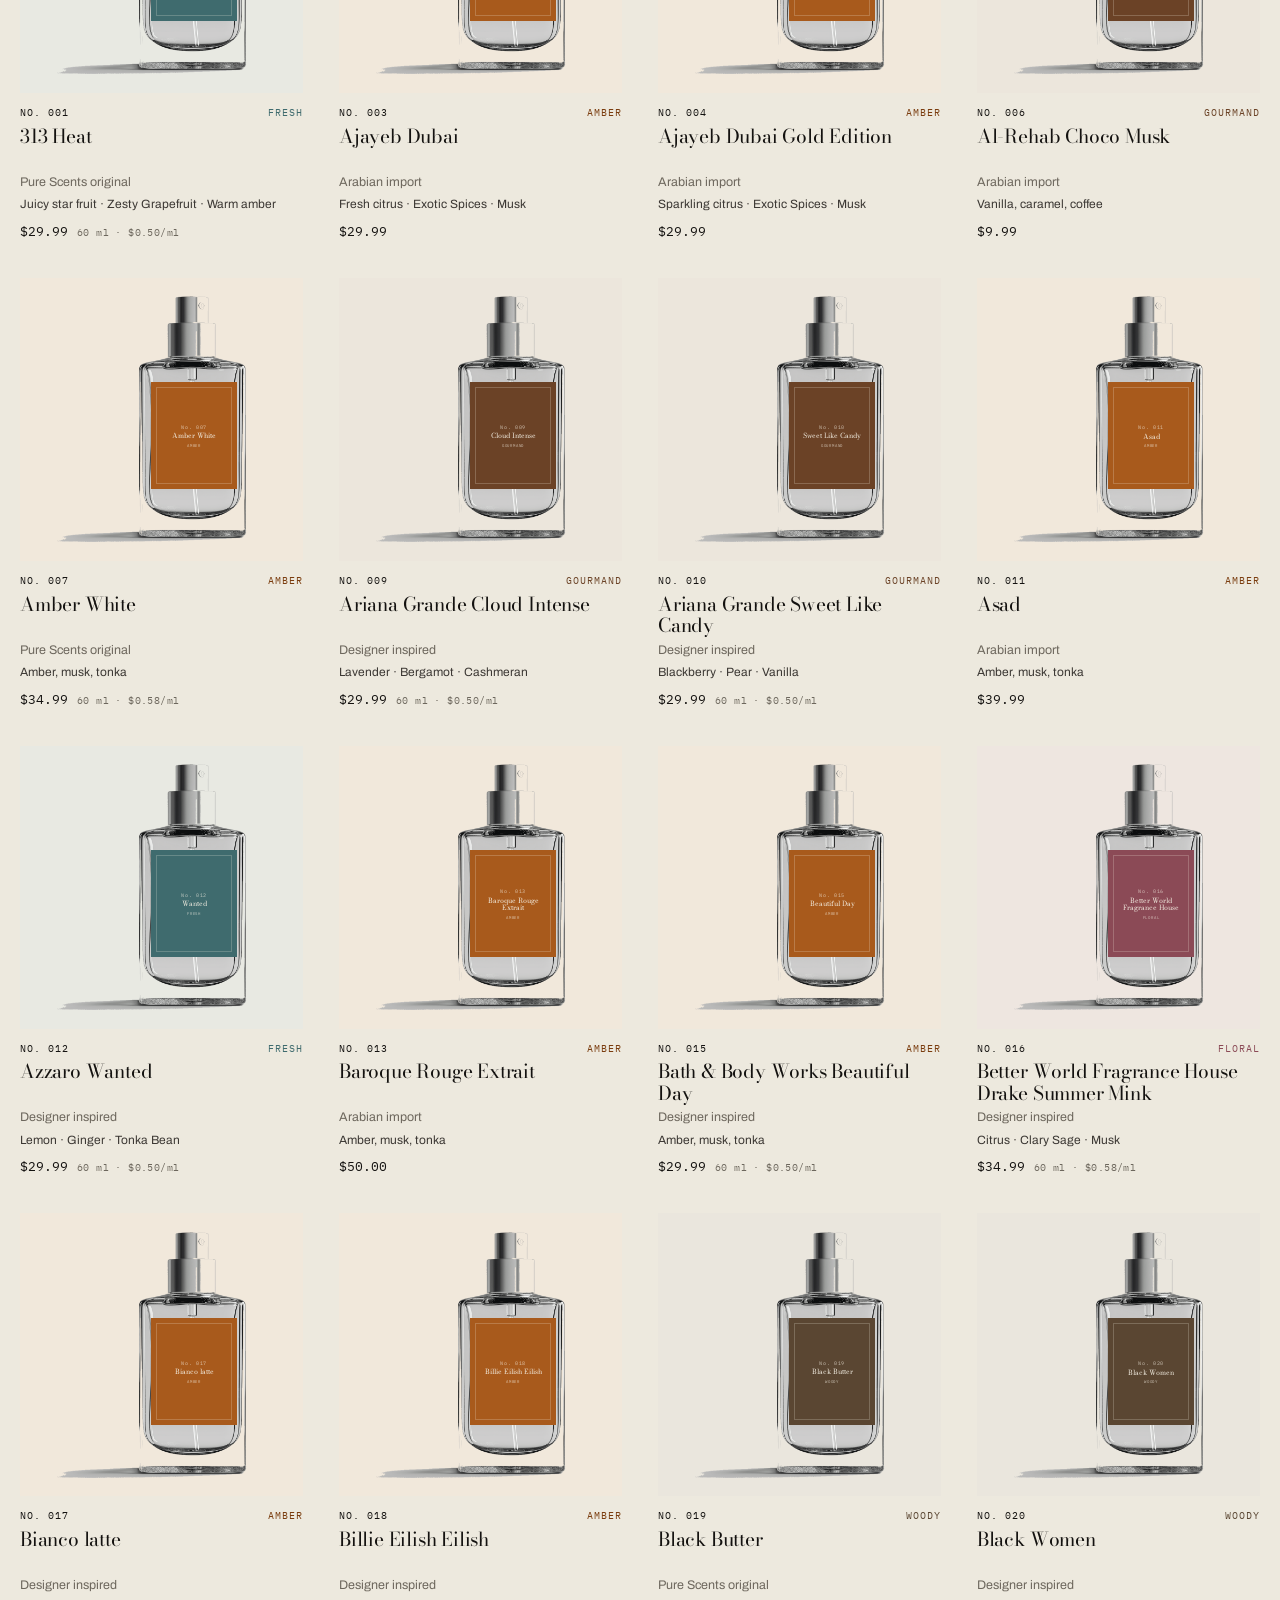
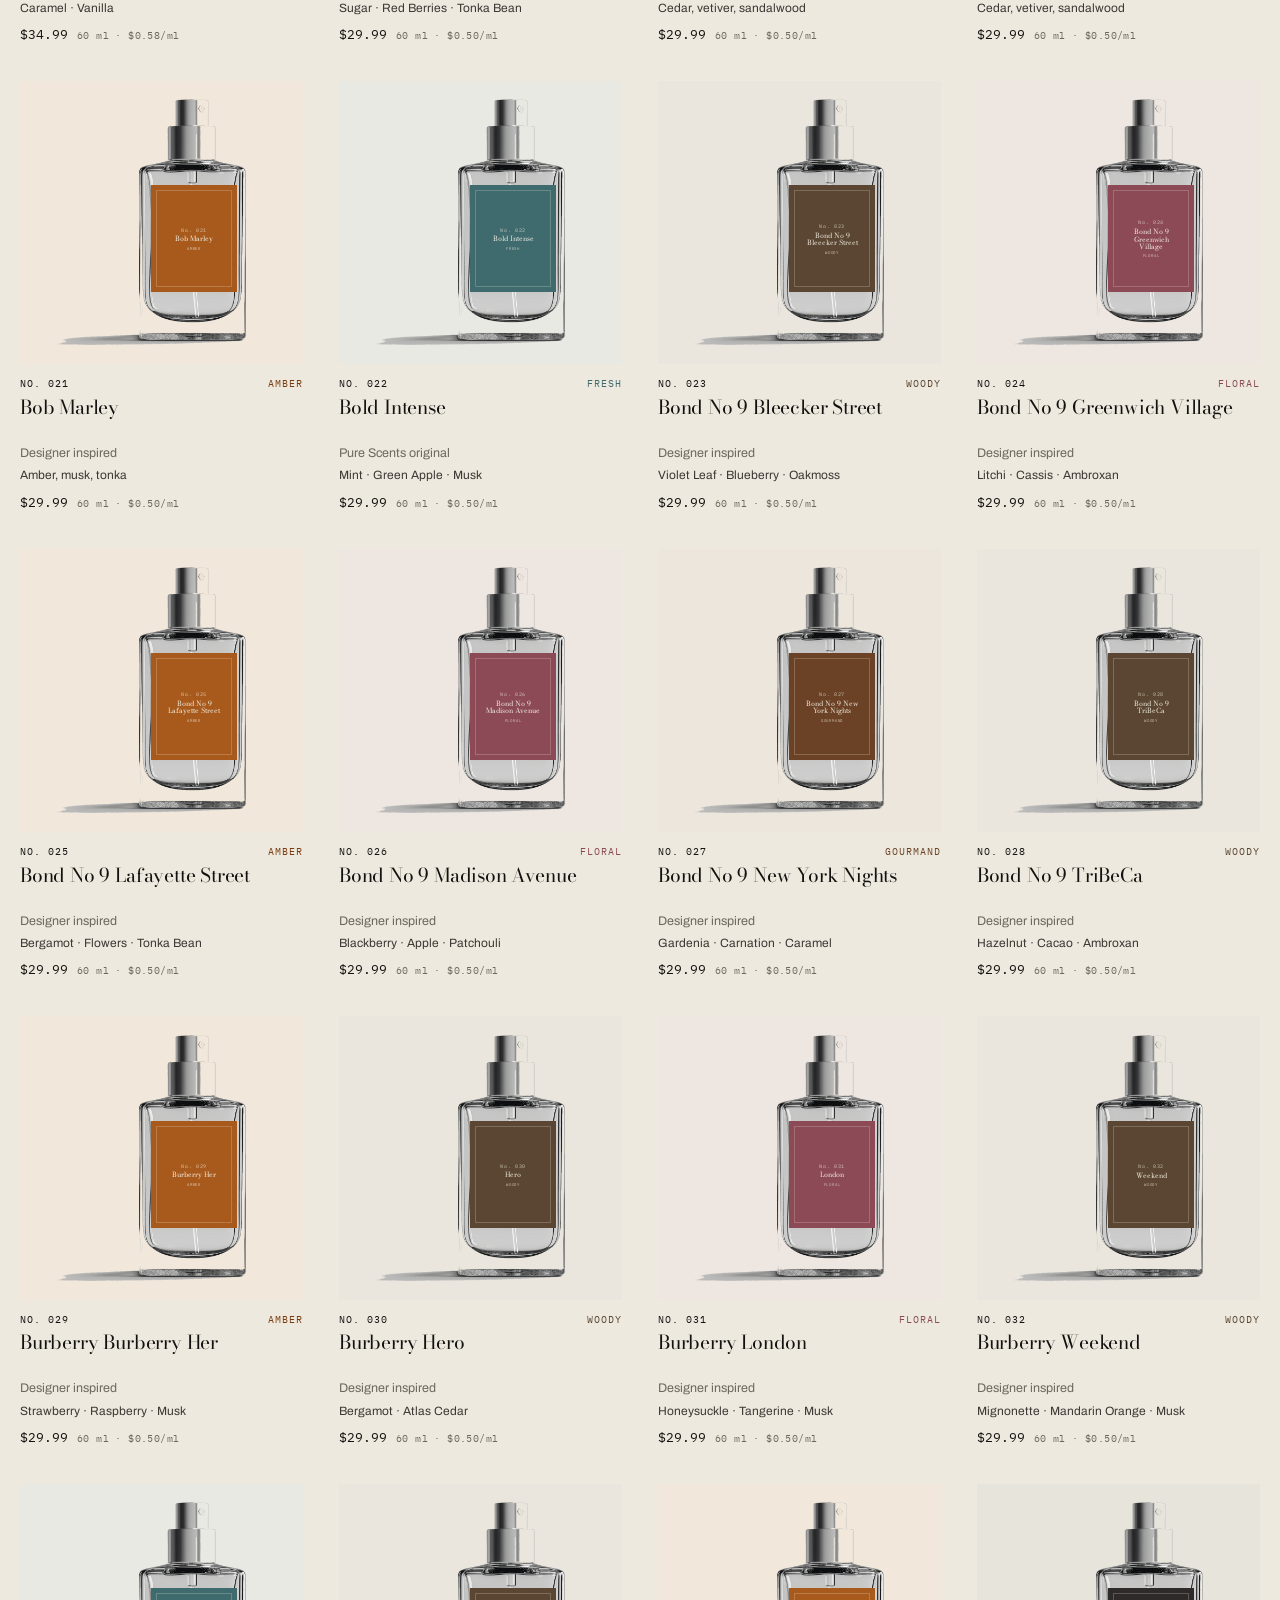
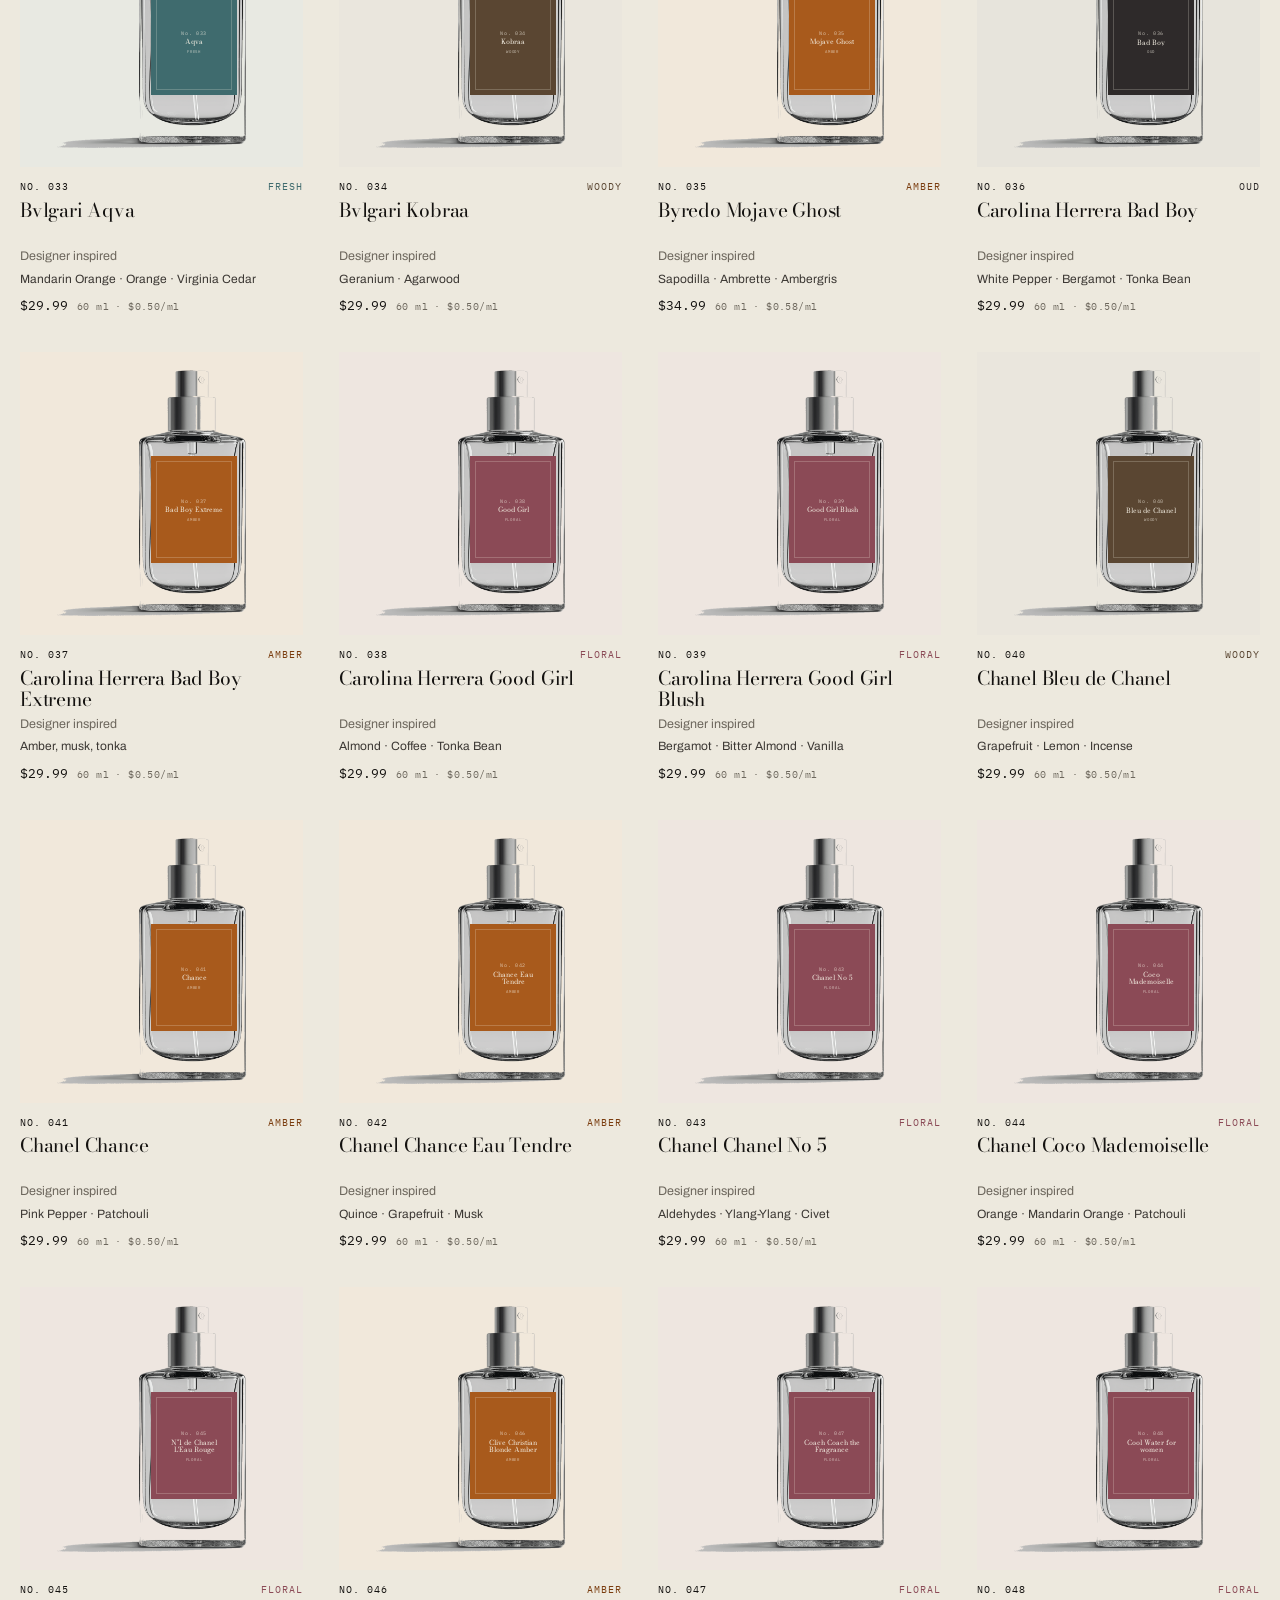
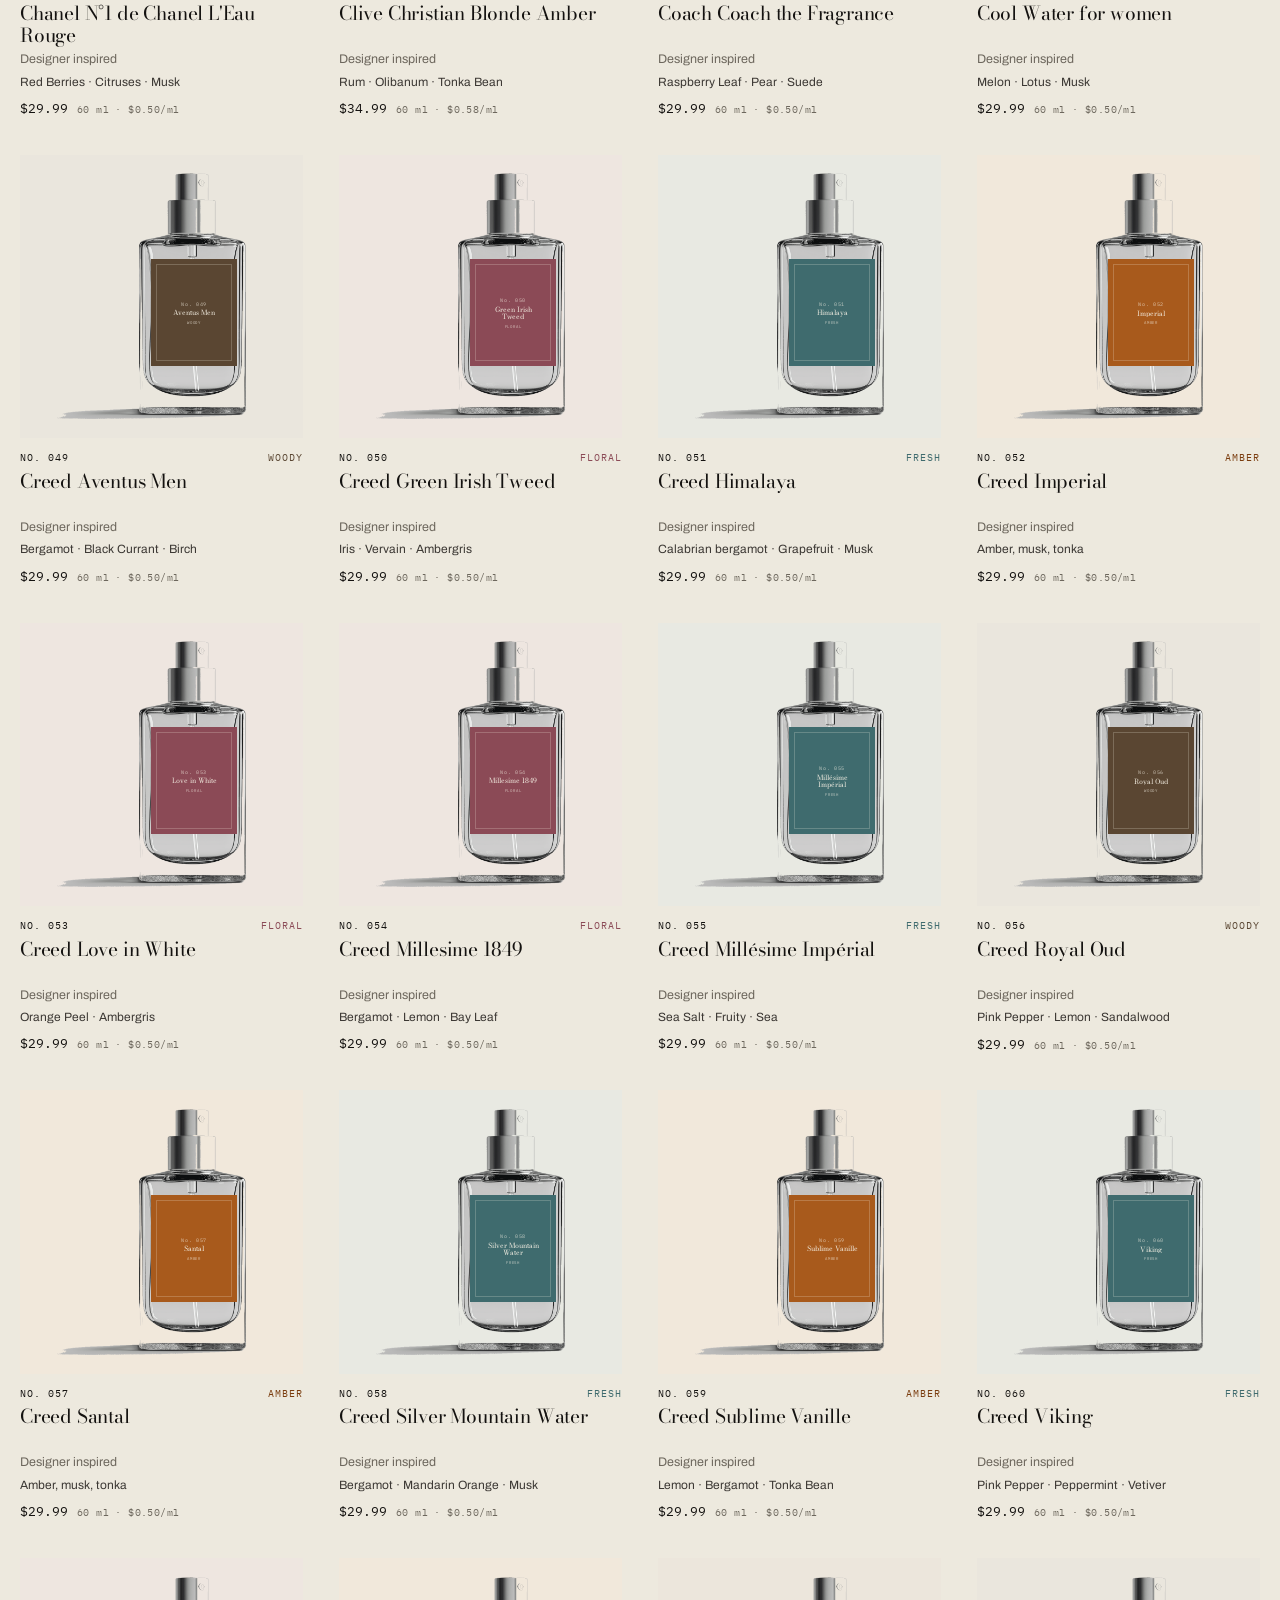
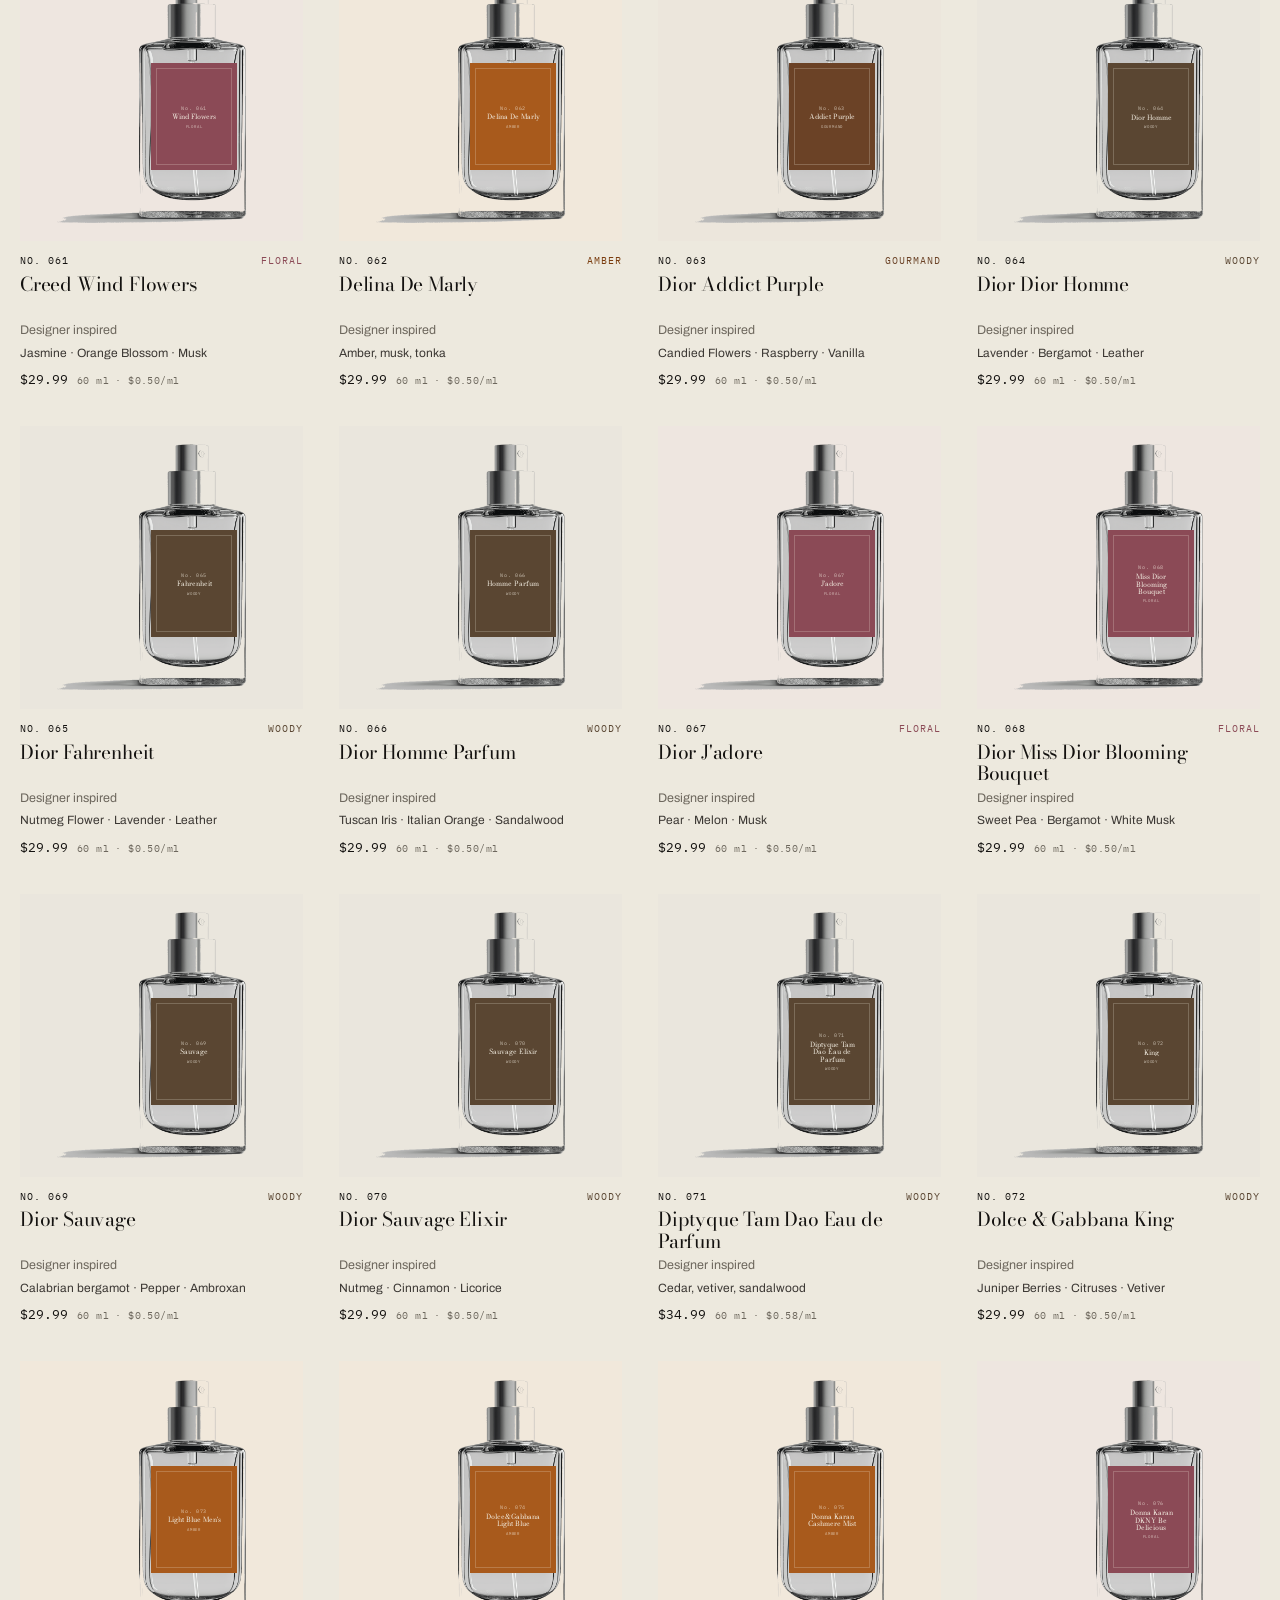
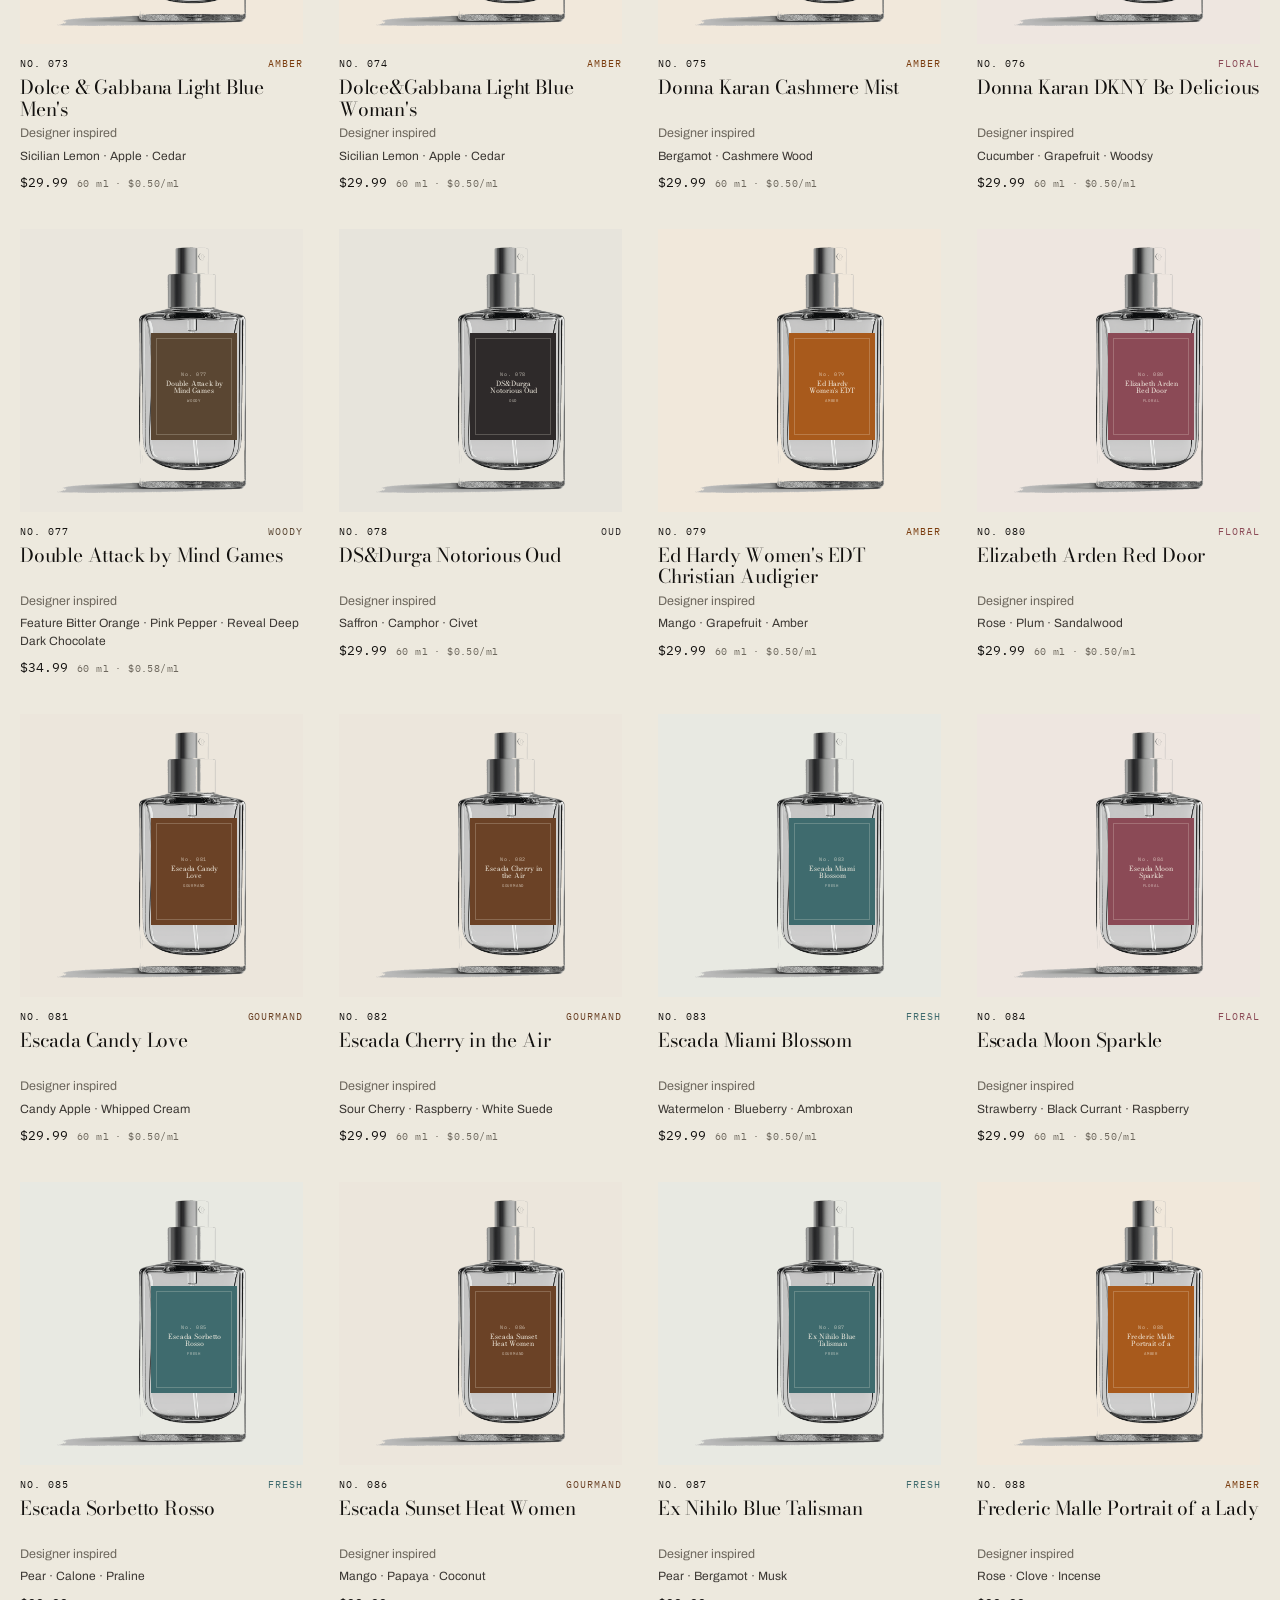
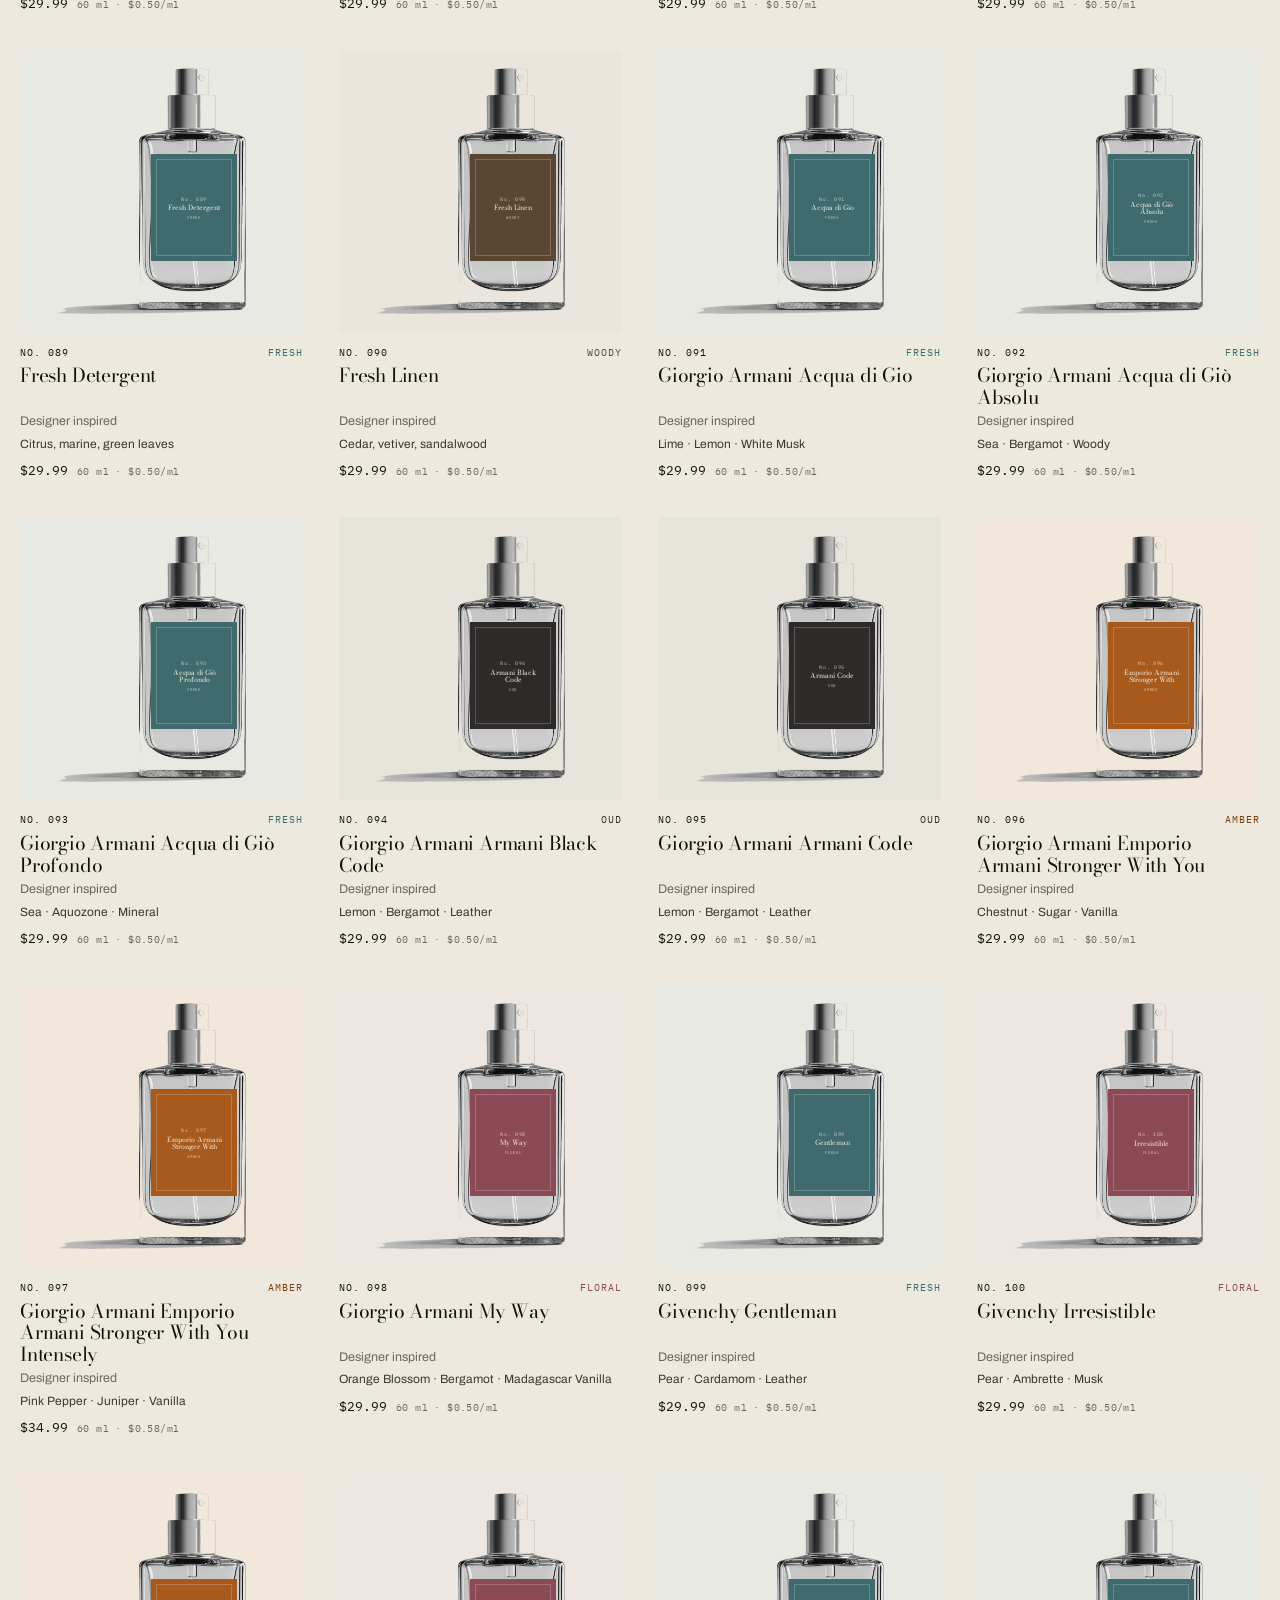
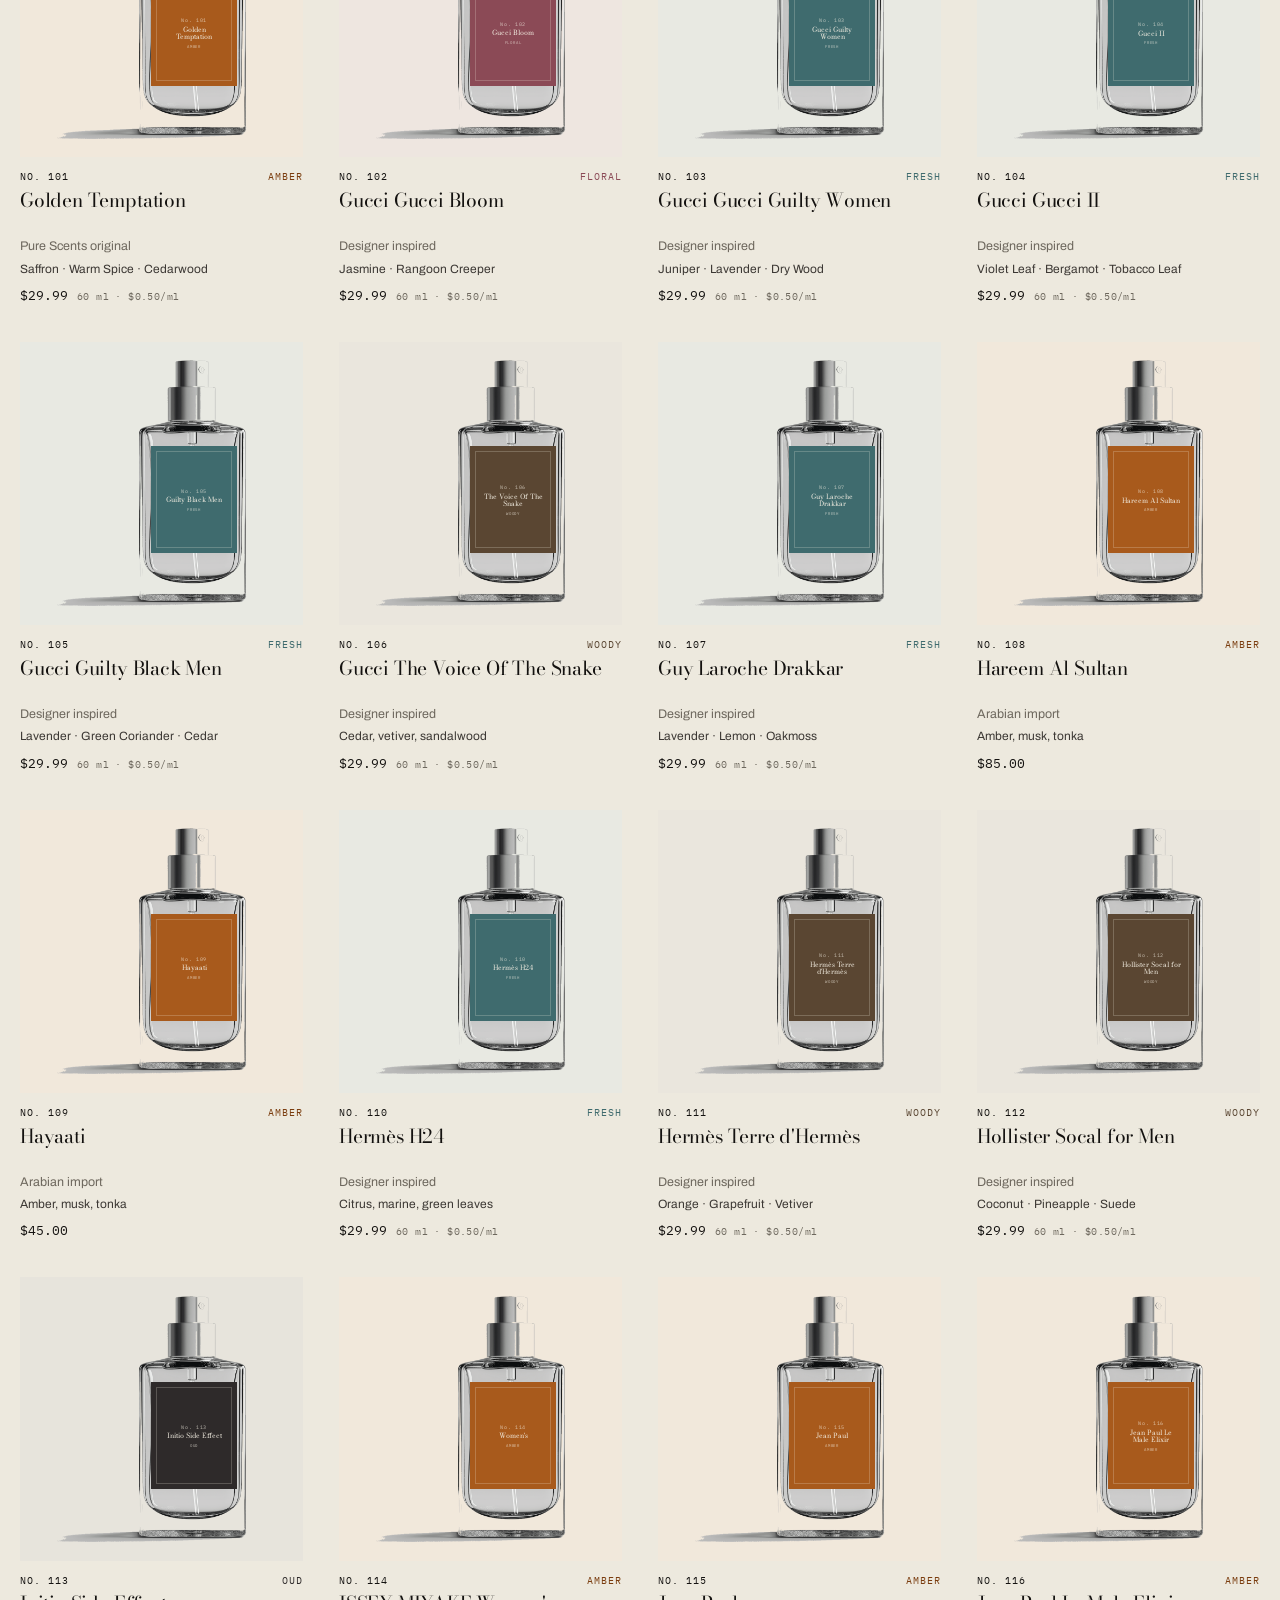
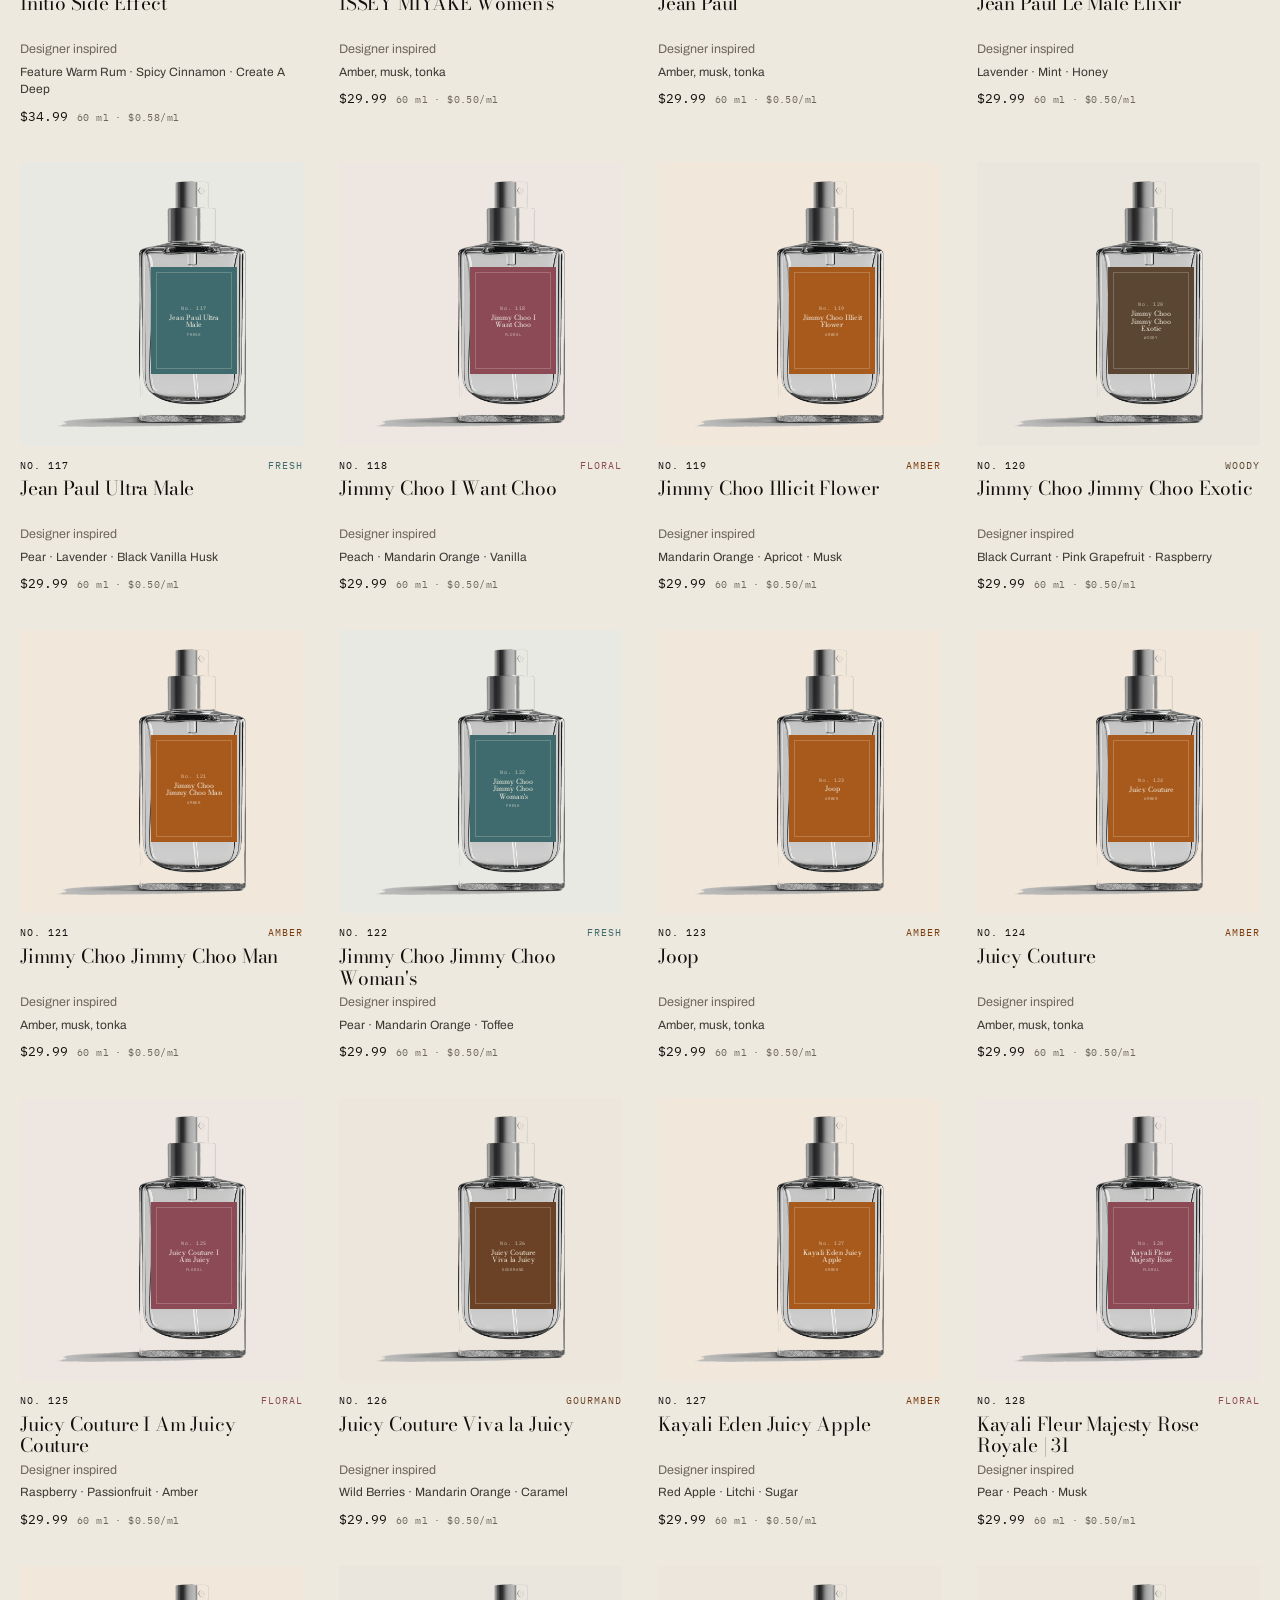
<file: shop.html>
<!doctype html>
<html lang="en">
<head>
<meta charset="utf-8">
<meta name="viewport" content="width=device-width, initial-scale=1">
<meta name="robots" content="noindex,nofollow">
<link rel="icon" href="assets/img/icon.jpg">
<title>Shop all fragrances | Pure Scents</title>
<meta name="description" content="Browse all 258 Pure Scents fragrances by family, gender, note and price. Designer-inspired blends from $9.99, with free pickup in Dearborn and Detroit.">
<link rel="preconnect" href="https://fonts.googleapis.com">
<link rel="preconnect" href="https://fonts.gstatic.com" crossorigin>
<link href="https://fonts.googleapis.com/css2?family=Archivo:wght@400;500;600&family=Bodoni+Moda:opsz,wght@6..96,400;6..96,500&family=IBM+Plex+Mono:wght@400;500&display=swap" rel="stylesheet">
<link rel="stylesheet" href="assets/css/main.css">
</head>
<body data-page="shop">
<div id="chrome-top"></div>

<main>
  <header class="shop-head">
    <div class="wrap">
      <div class="shop-head-row">
        <div>
          <span class="eyebrow">258 scents, six families</span>
          <h1 style="margin-top:10px">The library</h1>
        </div>
        <p class="lede" style="max-width:44ch">Every bottle on the Pure Scents shelf, in one place. Use the filters to narrow by family, note, gender or price.</p>
      </div>
    </div>
  </header>

  <div class="filters">
    <div class="wrap">
      <div class="filter-row">
        <label class="filter-search">
          <svg viewBox="0 0 24 24" aria-hidden="true"><circle cx="11" cy="11" r="6.5"></circle><path d="M16 16l4.5 4.5"></path></svg>
          <input type="search" placeholder="Search a name or note" aria-label="Search the library" data-shop-search>
        </label>
        <div class="family-chips" data-family-chips></div>
        <span class="filter-spacer"></span>
        <select class="select" aria-label="Gender" data-shop-gender>
          <option value="All">All genders</option>
          <option value="Men">For him</option>
          <option value="Women">For her</option>
        </select>
        <select class="select" aria-label="Price" data-shop-price>
          <option value="All">Any price</option>
          <option value="under15">Under $15</option>
          <option value="15to25">$15 to $24.99</option>
          <option value="25to35">$25 to $34.99</option>
          <option value="35plus">$35 and up</option>
        </select>
        <select class="select" aria-label="Sort" data-shop-sort>
          <option value="featured">Featured</option>
          <option value="name">Name, A to Z</option>
          <option value="price-asc">Price, low to high</option>
          <option value="price-desc">Price, high to low</option>
        </select>
        <span class="shop-count" data-shop-count></span>
      </div>
    </div>
  </div>

  <div class="shop-body">
    <div class="wrap">
      <div class="shop-grid" data-shop-grid></div>
    </div>
  </div>
</main>

<div id="chrome-bottom"></div>
<script src="assets/js/catalog.js"></script>
<script src="assets/js/app.js"></script>
</body>
</html>
</file>
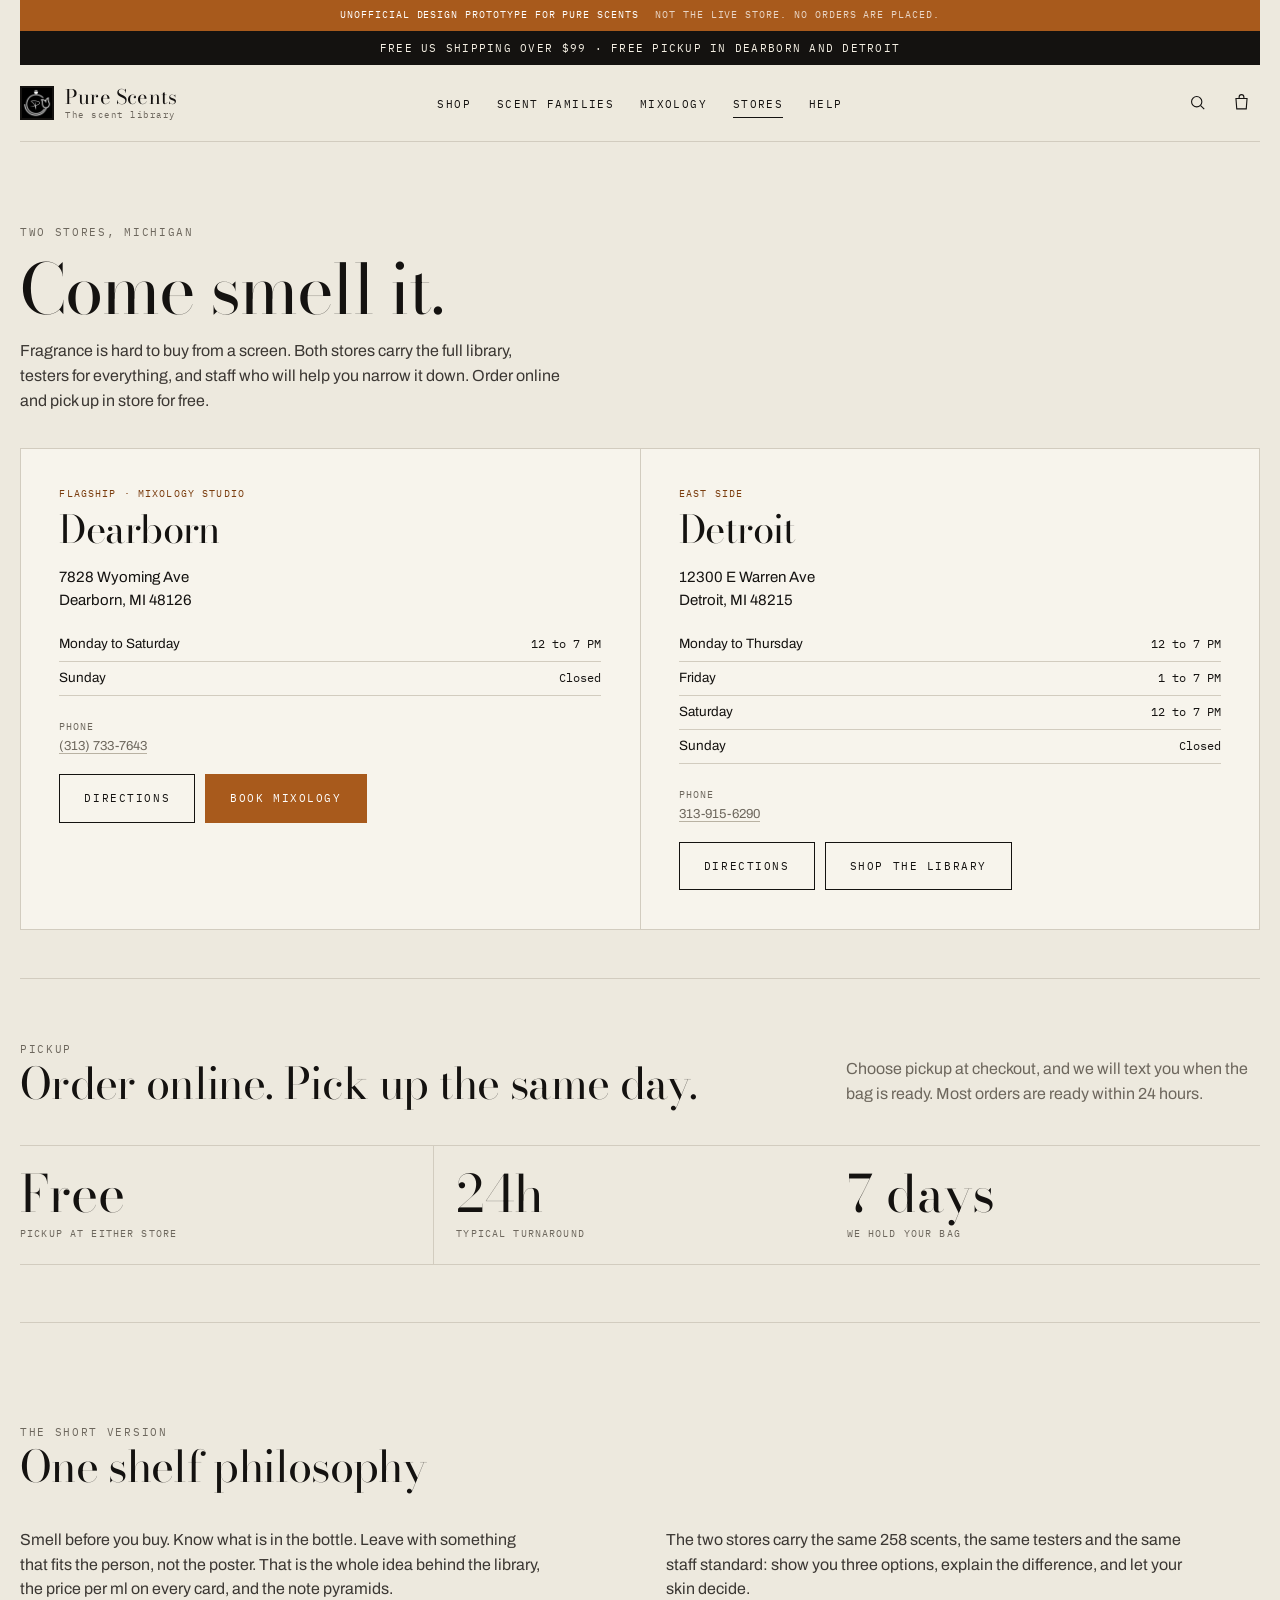
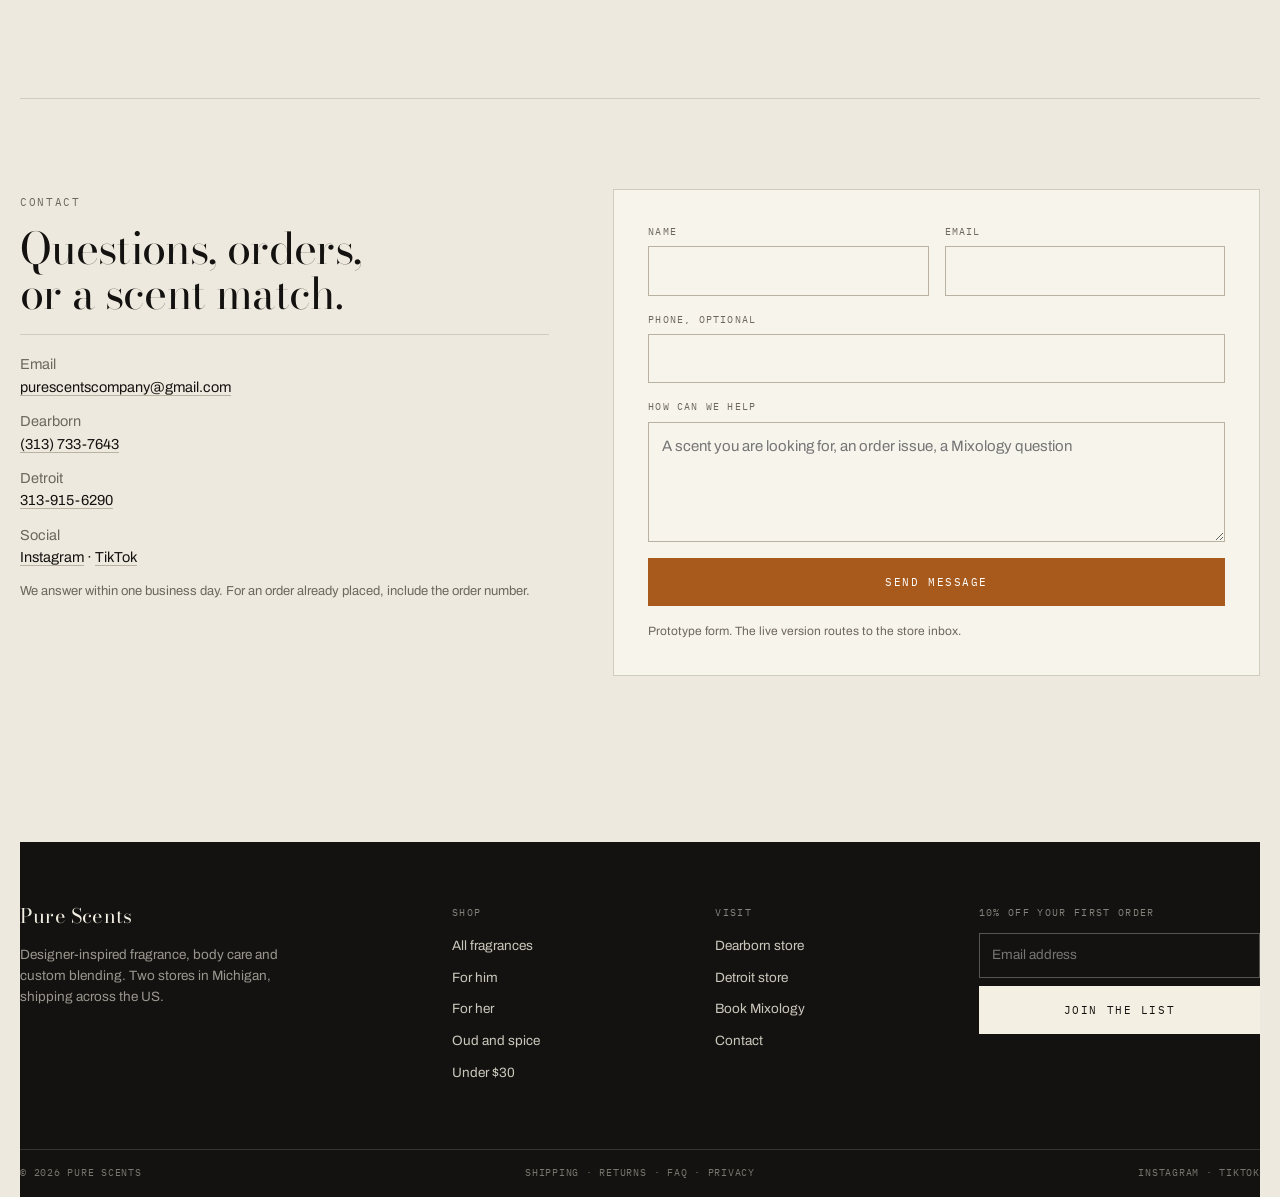
<file: stores.html>
<!doctype html>
<html lang="en">
<head>
<meta charset="utf-8">
<meta name="viewport" content="width=device-width, initial-scale=1">
<meta name="robots" content="noindex,nofollow">
<link rel="icon" href="assets/img/icon.jpg">
<title>Stores and contact | Pure Scents</title>
<meta name="description" content="Visit Pure Scents in Dearborn or Detroit. Addresses, hours, phone numbers, free pickup and the contact form.">
<link rel="preconnect" href="https://fonts.googleapis.com">
<link rel="preconnect" href="https://fonts.gstatic.com" crossorigin>
<link href="https://fonts.googleapis.com/css2?family=Archivo:wght@400;500;600&family=Bodoni+Moda:opsz,wght@6..96,400;6..96,500&family=IBM+Plex+Mono:wght@400;500&display=swap" rel="stylesheet">
<link rel="stylesheet" href="assets/css/main.css">
</head>
<body data-page="stores">
<div id="chrome-top"></div>

<main>
  <section class="stores-hero">
    <div class="wrap">
      <span class="eyebrow">Two stores, Michigan</span>
      <h1 style="margin:12px 0 16px;max-width:14ch">Come smell it.</h1>
      <p class="lede" style="max-width:60ch">Fragrance is hard to buy from a screen. Both stores carry the full library, testers for everything, and staff who will help you narrow it down. Order online and pick up in store for free.</p>
      <div class="stores-grid">
        <article class="store-full" id="dearborn">
          <p class="store-tag">Flagship · Mixology studio</p>
          <h2>Dearborn</h2>
          <address>7828 Wyoming Ave<br>Dearborn, MI 48126</address>
          <table class="hours">
            <tr><td>Monday to Saturday</td><td>12 to 7 PM</td></tr>
            <tr><td>Sunday</td><td>Closed</td></tr>
          </table>
          <p class="muted" style="font-size:13px;margin-bottom:18px"><span style="font-family:var(--mono);font-size:9.5px;letter-spacing:.1em;text-transform:uppercase">Phone</span><br><a href="tel:+13137337643" style="border-bottom:1px solid var(--line-dark)">(313) 733-7643</a></p>
          <div class="store-actions">
            <a class="btn btn--ghost" href="https://www.google.com/maps/search/?api=1&amp;query=7828+Wyoming+Ave+Dearborn+MI+48126" target="_blank" rel="noopener">Directions</a>
            <a class="btn btn--accent" href="mixology.html">Book Mixology</a>
          </div>
        </article>
        <article class="store-full" id="detroit">
          <p class="store-tag">East side</p>
          <h2>Detroit</h2>
          <address>12300 E Warren Ave<br>Detroit, MI 48215</address>
          <table class="hours">
            <tr><td>Monday to Thursday</td><td>12 to 7 PM</td></tr>
            <tr><td>Friday</td><td>1 to 7 PM</td></tr>
            <tr><td>Saturday</td><td>12 to 7 PM</td></tr>
            <tr><td>Sunday</td><td>Closed</td></tr>
          </table>
          <p class="muted" style="font-size:13px;margin-bottom:18px"><span style="font-family:var(--mono);font-size:9.5px;letter-spacing:.1em;text-transform:uppercase">Phone</span><br><a href="tel:+13139156290" style="border-bottom:1px solid var(--line-dark)">313-915-6290</a></p>
          <div class="store-actions">
            <a class="btn btn--ghost" href="https://www.google.com/maps/search/?api=1&amp;query=12300+E+Warren+Ave+Detroit+MI+48215" target="_blank" rel="noopener">Directions</a>
            <a class="btn btn--ghost" href="shop.html">Shop the library</a>
          </div>
        </article>
      </div>
    </div>
  </section>

  <section class="section section--tight">
    <div class="wrap">
      <div class="section-head">
        <div><span class="eyebrow">Pickup</span><h2>Order online. Pick up the same day.</h2></div>
        <p class="muted">Choose pickup at checkout, and we will text you when the bag is ready. Most orders are ready within 24 hours.</p>
      </div>
      <div class="proof-stats" style="grid-template-columns:repeat(3,1fr);border-top:1px solid var(--line)">
        <div class="proof-stat"><b>Free</b><span>pickup at either store</span></div>
        <div class="proof-stat"><b>24h</b><span>typical turnaround</span></div>
        <div class="proof-stat"><b>7 days</b><span>we hold your bag</span></div>
      </div>
    </div>
  </section>

  <section class="section" style="border-top:1px solid var(--line)">
    <div class="wrap">
      <div class="section-head">
        <div><span class="eyebrow">The short version</span><h2>One shelf philosophy</h2></div>
      </div>
      <div class="proposal-grid">
        <p class="lede">Smell before you buy. Know what is in the bottle. Leave with something that fits the person, not the poster. That is the whole idea behind the library, the price per ml on every card, and the note pyramids.</p>
        <p class="lede">The two stores carry the same 258 scents, the same testers and the same staff standard: show you three options, explain the difference, and let your skin decide.</p>
      </div>
    </div>
  </section>

  <section class="contact-band" id="contact" style="border-top:1px solid var(--line)">
    <div class="wrap">
      <div class="contact-grid">
        <div>
          <span class="eyebrow">Contact</span>
          <h2 style="margin:12px 0 18px">Questions, orders, or a scent match.</h2>
          <div class="contact-card">
            <div><span class="muted">Email</span><br><a href="mailto:purescentscompany@gmail.com">purescentscompany@gmail.com</a></div>
            <div><span class="muted">Dearborn</span><br><a href="tel:+13137337643">(313) 733-7643</a></div>
            <div><span class="muted">Detroit</span><br><a href="tel:+13139156290">313-915-6290</a></div>
            <div><span class="muted">Social</span><br><a href="https://instagram.com/purescents" target="_blank" rel="noopener">Instagram</a> · <a href="https://www.tiktok.com/@purescents" target="_blank" rel="noopener">TikTok</a></div>
            <p class="muted" style="font-size:13px">We answer within one business day. For an order already placed, include the order number.</p>
          </div>
        </div>
        <form class="contact-form" data-demo-form="Message received. This is a prototype, so nothing was sent.">
          <div class="form-row">
            <div class="field"><label for="c-name">Name</label><input id="c-name" name="name" type="text" autocomplete="name" required></div>
            <div class="field"><label for="c-email">Email</label><input id="c-email" name="email" type="email" autocomplete="email" required></div>
          </div>
          <div class="field"><label for="c-phone">Phone, optional</label><input id="c-phone" name="phone" type="tel" autocomplete="tel"></div>
          <div class="field"><label for="c-msg">How can we help</label><textarea id="c-msg" name="message" required placeholder="A scent you are looking for, an order issue, a Mixology question"></textarea></div>
          <button class="btn btn--accent" type="submit">Send message</button>
          <p class="muted" style="font-size:12px">Prototype form. The live version routes to the store inbox.</p>
        </form>
      </div>
    </div>
  </section>
</main>

<div id="chrome-bottom"></div>
<script src="assets/js/catalog.js"></script>
<script src="assets/js/app.js"></script>
</body>
</html>
</file>
<file: assets/css/main.css>
/* Pure Scents prototype
   Direction: a scent library. Ink and bone stock, one amber action color,
   editorial Bodoni against a workmanlike grotesque. Bottles carry generated
   labels so 258 near-identical products read as a catalog, not a wall. */

:root {
  --ink: #141210;
  --ink-2: #3b3733;
  --muted: #6d675d;
  --bone: #ede9de;
  --paper: #f7f4ec;
  --line: #d2ccbf;
  --line-dark: #b9b2a3;
  --cream: #f4efe3;
  --amber: #a85a1c;
  --amber-ink: #7a3c0e;
  --forest: #1e3a32;
  --forest-2: #162c26;
  --rose: #8b4a56;
  --teal: #3f6b6e;
  --cocoa: #6b4226;
  --woody: #5a4632;
  --oud: #2e2a2a;
  --display: "Bodoni Moda", "Didot", "Times New Roman", serif;
  --body: "Archivo", "Helvetica Neue", Arial, sans-serif;
  --mono: "IBM Plex Mono", "Consolas", monospace;
  --page: 1320px;
  --gutter: max(20px, env(safe-area-inset-left, 0px));
  --gutter-r: max(20px, env(safe-area-inset-right, 0px));
  --ease: cubic-bezier(.22,.61,.36,1);
}

* { box-sizing: border-box; }
html { scroll-behavior: smooth; }
body {
  margin: 0;
  background: var(--bone);
  color: var(--ink);
  font-family: var(--body);
  font-size: 16px;
  line-height: 1.55;
  padding-left: var(--gutter);
  padding-right: var(--gutter-r);
  -webkit-font-smoothing: antialiased;
}
body.no-scroll { overflow: hidden; }
img { max-width: 100%; display: block; }
a { color: inherit; text-decoration: none; }
button { font: inherit; color: inherit; cursor: pointer; }
input, select, textarea { font: inherit; color: inherit; }
::selection { background: var(--amber); color: #fff; }
:focus-visible { outline: 2px solid var(--amber); outline-offset: 3px; }

.wrap { max-width: var(--page); margin: 0 auto; }
.eyebrow {
  font-family: var(--mono);
  font-size: 10.5px;
  letter-spacing: .16em;
  text-transform: uppercase;
  color: var(--muted);
}
.eyebrow--light { color: rgba(244,239,227,.62); }
h1, h2, h3, .display { font-family: var(--display); font-weight: 400; letter-spacing: -.015em; }
h1 { font-size: clamp(2.6rem, 5.4vw, 4.6rem); line-height: .98; margin: 0; text-wrap: balance; }
h2 { font-size: clamp(1.9rem, 3.4vw, 2.9rem); line-height: 1.04; margin: 0; text-wrap: balance; }
h3 { font-size: clamp(1.2rem, 1.8vw, 1.5rem); line-height: 1.15; margin: 0; }
p { margin: 0; }
.lede { font-size: clamp(1rem, 1.25vw, 1.15rem); color: var(--ink-2); max-width: 58ch; }
.muted { color: var(--muted); }
.mono { font-family: var(--mono); font-variant-numeric: tabular-nums; }

.section { padding-block: clamp(52px, 7.5vw, 104px); }
.section--tight { padding-block: clamp(36px, 4.5vw, 64px); }
.section-head { display: flex; flex-wrap: wrap; align-items: end; justify-content: space-between; gap: 18px 32px; margin-bottom: clamp(24px, 3vw, 40px); }
.section-head p { max-width: 46ch; }
.rule { border: 0; border-top: 1px solid var(--line); margin: 0; }

/* Announcement and header */
.demo-notice { background: var(--amber); color: #fff; font-family: var(--mono); font-size: 9.5px; letter-spacing: .1em; text-transform: uppercase; text-align: center; padding: 8px 16px; display: flex; flex-wrap: wrap; gap: 3px 16px; justify-content: center; }
.demo-notice span + span { opacity: .75; }
.announce {
  background: var(--ink);
  color: var(--cream);
  font-family: var(--mono);
  font-size: 10.5px;
  letter-spacing: .12em;
  text-transform: uppercase;
  text-align: center;
  padding: 9px 16px;
}
.site-header {
  position: sticky;
  top: 0;
  z-index: 60;
  background: color-mix(in srgb, var(--bone) 94%, transparent);
  backdrop-filter: blur(14px);
  border-bottom: 1px solid var(--line);
}
.header-inner {
  height: 76px;
  display: grid;
  grid-template-columns: 1fr auto 1fr;
  align-items: center;
  gap: 20px;
}
.brand { display: inline-flex; align-items: center; gap: 11px; width: fit-content; }
.brand-mark { width: 34px; height: 34px; background: var(--ink); display: grid; place-items: center; overflow: hidden; }
.brand-mark img { width: 30px; height: 30px; object-fit: cover; }
.brand-name { font-family: var(--display); font-size: 20px; letter-spacing: .01em; line-height: 1; }
.brand-name small { display: block; font-family: var(--mono); font-size: 8.5px; letter-spacing: .18em; color: var(--muted); margin-top: 4px; }
.nav ul { list-style: none; display: flex; align-items: center; gap: 26px; margin: 0; padding: 0; }
.nav a {
  font-family: var(--mono);
  font-size: 10.5px;
  letter-spacing: .13em;
  text-transform: uppercase;
  padding: 6px 0;
  border-bottom: 1px solid transparent;
}
.nav a:hover, .nav a[aria-current="page"] { border-bottom-color: var(--ink); }
.header-actions { display: flex; justify-content: flex-end; align-items: center; gap: 6px; }
.icon-btn {
  width: 38px; height: 38px;
  display: grid; place-items: center;
  background: none; border: 0;
  position: relative;
}
.icon-btn:hover { background: rgba(20,18,16,.06); }
.icon-btn svg { width: 19px; height: 19px; stroke: currentColor; fill: none; stroke-width: 1.4; }
.cart-count {
  position: absolute; top: 2px; right: 1px;
  min-width: 16px; height: 16px; padding: 0 4px;
  background: var(--amber); color: #fff;
  font-family: var(--mono); font-size: 9px; line-height: 16px; text-align: center;
}
.cart-count[hidden] { display: none; }
.menu-btn { display: none; }

/* Mobile drawer */
.drawer {
  position: fixed; inset: 0 auto 0 0; width: min(88vw, 380px);
  background: var(--ink); color: var(--cream);
  padding: 22px var(--gutter) 30px var(--gutter);
  z-index: 100; transform: translateX(-102%); transition: transform .35s var(--ease);
  overflow-y: auto;
}
.drawer[data-open="true"] { transform: none; }
.drawer-top { display: flex; justify-content: space-between; align-items: center; margin-bottom: 26px; }
.drawer-top .brand-name { color: var(--cream); }
.drawer-nav { display: grid; gap: 2px; margin-bottom: 26px; }
.drawer-nav a { font-family: var(--display); font-size: 28px; line-height: 1.35; border-bottom: 1px solid rgba(244,239,227,.14); padding: 8px 0; }
.drawer-fams { display: grid; grid-template-columns: 1fr 1fr; gap: 8px 18px; margin-bottom: 26px; }
.drawer-fams a { font-family: var(--mono); font-size: 10.5px; letter-spacing: .08em; text-transform: uppercase; color: rgba(244,239,227,.75); }
.drawer-meta { font-family: var(--mono); font-size: 10.5px; line-height: 1.9; color: rgba(244,239,227,.55); }
.scrim { position: fixed; inset: 0; background: rgba(20,18,16,.45); z-index: 90; opacity: 0; pointer-events: none; transition: opacity .3s; }
.scrim[data-open="true"] { opacity: 1; pointer-events: auto; }

/* Search */
.search-panel {
  position: fixed; inset: 0; z-index: 110; background: var(--bone);
  transform: translateY(-100%); transition: transform .35s var(--ease);
  overflow-y: auto; padding: 26px var(--gutter) 60px;
}
.search-panel[data-open="true"] { transform: none; }
.search-top { display: flex; justify-content: space-between; align-items: center; max-width: 980px; margin: 0 auto 28px; }
.search-form { max-width: 980px; margin: 0 auto; border-bottom: 2px solid var(--ink); display: flex; gap: 14px; padding-bottom: 10px; }
.search-form input { flex: 1; min-width: 0; background: none; border: 0; font-family: var(--display); font-size: clamp(1.7rem, 4vw, 3rem); padding: 4px 0; outline: none; }
.search-results { max-width: 980px; margin: 26px auto 0; display: grid; gap: 0; }
.search-result { display: grid; grid-template-columns: 64px 1fr auto; gap: 16px; align-items: center; padding: 12px 0; border-bottom: 1px solid var(--line); }
.search-result .bottle { width: 64px; }
.search-result b { font-family: var(--display); font-weight: 400; font-size: 19px; }
.search-result small { display: block; font-family: var(--mono); font-size: 10px; letter-spacing: .08em; color: var(--muted); text-transform: uppercase; }
.search-empty { padding: 30px 0; color: var(--muted); }

/* Buttons and forms */
.btn {
  display: inline-flex; align-items: center; justify-content: center; gap: 10px;
  font-family: var(--mono); font-size: 10.5px; letter-spacing: .15em; text-transform: uppercase;
  padding: 15px 24px; border: 1px solid var(--ink);
  background: var(--ink); color: var(--cream);
  transition: background .2s, color .2s, border-color .2s;
  text-align: center;
}
.btn:hover { background: transparent; color: var(--ink); }
.btn--ghost { background: transparent; color: var(--ink); }
.btn--ghost:hover { background: var(--ink); color: var(--cream); }
.btn--accent { background: var(--amber); border-color: var(--amber); color: #fff; }
.btn--accent:hover { background: transparent; color: var(--amber-ink); }
.btn--light { background: var(--cream); border-color: var(--cream); color: var(--ink); }
.btn--light:hover { background: transparent; color: var(--cream); }
.btn--outline-light { background: transparent; border-color: rgba(244,239,227,.5); color: var(--cream); }
.btn--outline-light:hover { background: var(--cream); color: var(--ink); }
.btn[disabled] { opacity: .45; cursor: not-allowed; }
.btn--full { width: 100%; }
.text-link { font-family: var(--mono); font-size: 10.5px; letter-spacing: .12em; text-transform: uppercase; border-bottom: 1px solid currentColor; padding-bottom: 2px; }
.text-link:hover { color: var(--amber-ink); }

.field { display: grid; gap: 7px; }
.field label { font-family: var(--mono); font-size: 10px; letter-spacing: .12em; text-transform: uppercase; color: var(--muted); }
.field input, .field select, .field textarea {
  width: 100%; background: var(--paper); border: 1px solid var(--line-dark);
  padding: 12px 13px; font-size: 15px; border-radius: 0;
}
.field textarea { min-height: 120px; resize: vertical; }
.field input:focus, .field select:focus, .field textarea:focus { outline: 2px solid var(--amber); outline-offset: 1px; }
.form-row { display: grid; grid-template-columns: 1fr 1fr; gap: 16px; }

/* Bottle and labels */
.bottle {
  position: relative;
  display: block;
  aspect-ratio: 1 / 1;
  container-type: inline-size;
  overflow: hidden;
}
.bottle__img {
  width: 100%; height: 100%; object-fit: contain;

}
.bottle__label {
  position: absolute;
  left: 46.2%; top: 35.8%;
  width: 32.8%; height: 41%;
  background: var(--fam, var(--ink));
  color: var(--cream);
  display: flex; flex-direction: column; align-items: center; justify-content: center;
  text-align: center;
  padding: 4% 5%;
  overflow: hidden;
}
.bottle__label::after {
  content: ""; position: absolute; inset: 4.5% 6%;
  border: 1px solid rgba(244,239,227,.22);
  pointer-events: none;
}
.bottle__no { font-family: var(--mono); font-size: 2.1cqw; letter-spacing: .12em; opacity: .72; }
.bottle__name {
  font-family: var(--display);
  font-size: 2.7cqw;
  line-height: 1.08;
  margin-top: 2.5%;
  display: -webkit-box; -webkit-line-clamp: 3; -webkit-box-orient: vertical; overflow: hidden;
}
.bottle__fam { font-family: var(--mono); font-size: 1.7cqw; letter-spacing: .18em; text-transform: uppercase; opacity: .7; margin-top: 3%; }
.bottle--xl .bottle__name { -webkit-line-clamp: 4; }

[data-family="Fresh"] { --fam: var(--teal); }
[data-family="Floral"] { --fam: var(--rose); }
[data-family="Woody"] { --fam: var(--woody); }
[data-family="Amber"] { --fam: var(--amber); }
[data-family="Gourmand"] { --fam: var(--cocoa); }
[data-family="Oud & Spice"] { --fam: var(--oud); }

.bottle-wrap { position: relative; background: color-mix(in srgb, var(--fam, var(--ink)) 8%, var(--paper)); overflow: hidden; }
.bottle-wrap .bottle { transition: transform .45s var(--ease); }
a:hover .bottle-wrap .bottle { transform: translateY(-5px); }

/* Scent card */
.scent-card { display: flex; flex-direction: column; gap: 0; min-width: 0; }
.scent-card .bottle-wrap { aspect-ratio: 1 / 1; display: grid; place-items: center; }
.scent-card .bottle { width: 92%; }
.scent-card__body { padding-top: 13px; display: grid; gap: 5px; }
.scent-card__top { display: flex; justify-content: space-between; gap: 10px; font-family: var(--mono); font-size: 9.5px; letter-spacing: .1em; text-transform: uppercase; }
.scent-card__top .fam { color: var(--fam); }
[data-family="Amber"] .scent-card__top .fam { color: var(--amber-ink); }
.scent-card__name { font-family: var(--display); font-size: clamp(1.05rem, 1.5vw, 1.35rem); line-height: 1.12; letter-spacing: -.01em; min-height: 2.24em; }
.scent-card__compare { font-size: 12.5px; color: var(--muted); line-height: 1.4; }
.scent-card__notes { font-size: 12px; color: var(--ink-2); line-height: 1.45; }
.scent-card__price { display: flex; align-items: baseline; gap: 9px; margin-top: 3px; font-family: var(--mono); font-size: 13px; }
.scent-card__price small { font-size: 10px; color: var(--muted); letter-spacing: .04em; }
.scent-grid { display: grid; grid-template-columns: repeat(4, minmax(0, 1fr)); gap: clamp(20px, 2.6vw, 36px); }

/* Home */
.hero { border-bottom: 1px solid var(--line); }
.hero-grid { display: grid; grid-template-columns: 1.02fr .98fr; min-height: clamp(540px, 72vh, 720px); }
.hero-copy { padding: clamp(40px, 6vw, 84px) clamp(20px, 4vw, 64px) clamp(40px, 6vw, 84px) 0; display: flex; flex-direction: column; justify-content: center; }
.hero-copy h1 { margin: 18px 0 22px; }
.hero-copy .lede { margin-bottom: 30px; }
.hero-actions { display: flex; flex-wrap: wrap; gap: 12px; }
.hero-proof { display: flex; flex-wrap: wrap; gap: 10px 26px; margin-top: 34px; font-family: var(--mono); font-size: 10px; letter-spacing: .08em; text-transform: uppercase; color: var(--muted); }
.hero-proof span { display: inline-flex; align-items: center; gap: 8px; }
.hero-proof span::before { content: ""; width: 5px; height: 5px; background: var(--amber); display: inline-block; }
.hero-visual { position: relative; background: var(--paper); border-left: 1px solid var(--line); display: grid; place-items: center; padding: 30px; overflow: hidden; }
.hero-visual::before {
  content: ""; position: absolute; inset: 12% 12% 10% 8%;
  background: color-mix(in srgb, var(--amber) 14%, var(--paper));
}
.hero-visual [data-hero-bottle] { width: 100%; display: grid; place-items: center; position: relative; z-index: 2; }
.hero-visual .bottle { width: min(78%, 520px); position: relative; z-index: 2; }
.hero-note {
  position: absolute; z-index: 3; right: clamp(14px, 3vw, 40px); bottom: clamp(14px, 3vw, 36px);
  background: var(--ink); color: var(--cream); padding: 14px 18px;
  font-family: var(--mono); font-size: 10px; letter-spacing: .1em; text-transform: uppercase; line-height: 1.8;
  max-width: 220px;
}
.hero-note b { display: block; font-family: var(--display); font-size: 20px; letter-spacing: 0; text-transform: none; font-weight: 400; }
.hero-strip { border-top: 1px solid var(--line); display: grid; grid-template-columns: repeat(4, minmax(0, 1fr)); }
.hero-strip div { padding: 16px 20px; border-right: 1px solid var(--line); font-family: var(--mono); font-size: 10px; letter-spacing: .1em; text-transform: uppercase; color: var(--muted); }
.hero-strip div:first-child { padding-left: 0; }
.hero-strip div:last-child { border-right: 0; }
.hero-strip b { color: var(--ink); font-weight: 500; }

.families { display: grid; grid-template-columns: repeat(6, minmax(0, 1fr)); border-top: 1px solid var(--line); border-left: 1px solid var(--line); }
.family-tile {
  border-right: 1px solid var(--line); border-bottom: 1px solid var(--line);
  padding: 22px 18px 20px; min-height: 220px;
  display: flex; flex-direction: column; justify-content: space-between;
  position: relative; overflow: hidden; background: transparent;
  transition: background .3s, color .3s;
}
.family-tile::before { content: ""; height: 3px; background: var(--fam); position: absolute; inset: 0 0 auto; }
.family-tile:hover { background: var(--fam); color: var(--cream); }
.family-tile:hover .family-count, .family-tile:hover .family-desc { color: rgba(244,239,227,.75); }
.family-bottom { display: block; }
.family-name { display: block; font-family: var(--display); font-size: clamp(1.35rem, 1.9vw, 1.7rem); line-height: 1.08; }
.family-count { display: block; font-family: var(--mono); font-size: 10px; letter-spacing: .1em; color: var(--muted); text-transform: uppercase; }
.family-desc { display: block; font-size: 12.5px; color: var(--muted); line-height: 1.45; margin-top: 7px; }

.bestsellers { border-top: 1px solid var(--line); padding-top: clamp(36px, 4vw, 56px); }
.bestsellers .scent-grid { grid-template-columns: repeat(4, minmax(0, 1fr)); }

.mixology-band { background: var(--forest); color: var(--cream); }
.mixology-grid { display: grid; grid-template-columns: 1.05fr .95fr; gap: clamp(28px, 5vw, 80px); align-items: center; }
.mixology-band h2 { color: var(--cream); }
.mixology-band .lede { color: rgba(244,239,227,.72); }
.mixology-band .eyebrow { color: rgba(244,239,227,.55); }
.tier-list { border-top: 1px solid rgba(244,239,227,.22); }
.tier-row { display: grid; grid-template-columns: 1fr auto; gap: 16px; align-items: baseline; padding: 16px 0; border-bottom: 1px solid rgba(244,239,227,.22); }
.tier-row b { font-family: var(--display); font-weight: 400; font-size: 22px; }
.tier-row small { display: block; font-family: var(--mono); font-size: 9.5px; letter-spacing: .1em; text-transform: uppercase; color: rgba(244,239,227,.55); margin-top: 4px; }
.tier-price { font-family: var(--mono); font-size: 14px; }
.tier-note { font-family: var(--mono); font-size: 9.5px; letter-spacing: .08em; color: rgba(244,239,227,.55); margin-top: 12px; }

.proof-band { border-bottom: 1px solid var(--line); }
.proof-grid { display: grid; grid-template-columns: 1.1fr .9fr; gap: clamp(28px, 5vw, 70px); align-items: center; }
.proof-stats { display: grid; grid-template-columns: 1fr 1fr; border-top: 1px solid var(--line); }
.proof-stat { padding: 22px 18px 22px 0; border-bottom: 1px solid var(--line); }
.proof-stat:nth-child(even) { padding-left: 22px; border-left: 1px solid var(--line); }
.proof-stat b { display: block; font-family: var(--display); font-weight: 400; font-size: clamp(2.2rem, 4vw, 3.2rem); line-height: 1; }
.proof-stat span { display: block; font-family: var(--mono); font-size: 9.5px; letter-spacing: .12em; text-transform: uppercase; color: var(--muted); margin-top: 8px; }
.proof-quote { font-family: var(--display); font-size: clamp(1.4rem, 2.4vw, 2rem); line-height: 1.25; }
.proof-quote small { display: block; font-family: var(--mono); font-size: 10px; letter-spacing: .1em; text-transform: uppercase; color: var(--muted); margin-top: 16px; }

.tiktok-band { background: var(--ink); color: var(--cream); }
.tiktok-grid { display: grid; grid-template-columns: .9fr 1.1fr; gap: clamp(28px, 5vw, 70px); align-items: center; }
.tiktok-band h2 { color: var(--cream); }
.tiktok-band .lede { color: rgba(244,239,227,.7); }
.tiktok-band .eyebrow { color: rgba(244,239,227,.55); }
.tiktok-strip { display: grid; grid-template-columns: repeat(3, 1fr); gap: 12px; }
.tiktok-card { background: var(--paper); border: 1px solid rgba(244,239,227,.18); aspect-ratio: 9 / 14; display: flex; flex-direction: column; justify-content: space-between; padding: 14px; color: var(--ink); }
.tiktok-card .bottle-wrap { background: none; }
.tiktok-card .bottle { width: 100%; margin: auto; }
.tiktok-card span { font-family: var(--mono); font-size: 9px; letter-spacing: .1em; text-transform: uppercase; color: var(--muted); }

.stores-band { border-top: 1px solid var(--line); }
.store-cards { display: grid; grid-template-columns: 1fr 1fr; gap: 1px; background: var(--line); border: 1px solid var(--line); }
.store-card { background: var(--bone); padding: clamp(22px, 3vw, 36px); }
.store-card h3 { font-size: clamp(1.5rem, 2.4vw, 2rem); margin-bottom: 4px; }
.store-card .store-meta { display: grid; gap: 8px; font-size: 14px; margin-top: 16px; }
.store-card .store-meta div { display: grid; grid-template-columns: 74px 1fr; gap: 10px; }
.store-card .store-meta dt { font-family: var(--mono); font-size: 9.5px; letter-spacing: .1em; text-transform: uppercase; color: var(--muted); padding-top: 3px; }
.store-card .store-meta dd { margin: 0; }
.store-card .btn { margin-top: 22px; }

.newsletter { background: var(--amber); color: #fff; }
.newsletter-grid { display: grid; grid-template-columns: 1fr 1fr; gap: clamp(28px, 5vw, 70px); align-items: center; }
.newsletter h2 { color: #fff; }
.newsletter .eyebrow { color: rgba(255,255,255,.65); }
.newsletter p { color: rgba(255,255,255,.8); }
.newsletter-form { display: flex; gap: 10px; }
.newsletter-form input { flex: 1; min-width: 0; border: 1px solid rgba(255,255,255,.55); background: transparent; padding: 14px 15px; color: #fff; font-size: 15px; }
.newsletter-form input::placeholder { color: rgba(255,255,255,.6); }
.newsletter-form .btn { background: var(--ink); border-color: var(--ink); color: var(--cream); }
.newsletter-form .btn:hover { background: transparent; border-color: #fff; color: #fff; }
.newsletter small { display: block; font-size: 12px; color: rgba(255,255,255,.65); margin-top: 10px; }

/* Shop */
.shop-head { padding-block: clamp(36px, 5vw, 64px) 24px; border-bottom: 1px solid var(--line); }
.shop-head-row { display: flex; flex-wrap: wrap; justify-content: space-between; align-items: end; gap: 16px; }
.shop-head h1 { font-size: clamp(2.4rem, 5vw, 4rem); }
.shop-count { font-family: var(--mono); font-size: 11px; letter-spacing: .1em; text-transform: uppercase; color: var(--muted); }
.filters {
  position: sticky; top: 76px; z-index: 40;
  background: color-mix(in srgb, var(--bone) 96%, transparent);
  backdrop-filter: blur(12px);
  border-bottom: 1px solid var(--line);
  padding-block: 14px;
}
.filter-row { display: flex; flex-wrap: wrap; gap: 10px 12px; align-items: center; }
.chip {
  border: 1px solid var(--line-dark); background: transparent;
  padding: 9px 13px; font-family: var(--mono); font-size: 10px;
  letter-spacing: .1em; text-transform: uppercase;
}
.chip:hover { border-color: var(--ink); }
.chip[aria-pressed="true"] { background: var(--ink); border-color: var(--ink); color: var(--cream); }
.filter-search { flex: 1 1 220px; min-width: 160px; display: flex; align-items: center; gap: 8px; border: 1px solid var(--line-dark); padding: 8px 12px; background: var(--paper); }
.filter-search input { border: 0; background: none; width: 100%; min-width: 0; outline: none; font-size: 14px; }
.filter-search svg { width: 16px; height: 16px; stroke: var(--muted); fill: none; stroke-width: 1.5; flex: none; }
.filter-spacer { flex: 1; }
.select { border: 1px solid var(--line-dark); background: var(--paper); padding: 9px 30px 9px 12px; font-family: var(--mono); font-size: 10px; letter-spacing: .08em; text-transform: uppercase; appearance: none; background-image: linear-gradient(45deg, transparent 50%, var(--ink) 50%), linear-gradient(135deg, var(--ink) 50%, transparent 50%); background-position: calc(100% - 15px) 50%, calc(100% - 10px) 50%; background-size: 5px 5px, 5px 5px; background-repeat: no-repeat; }
.shop-body { padding-block: 30px clamp(60px, 8vw, 100px); }
.shop-grid { display: grid; grid-template-columns: repeat(4, minmax(0, 1fr)); gap: clamp(22px, 2.8vw, 40px); }
.shop-empty { padding: 70px 0; text-align: center; color: var(--muted); font-family: var(--mono); font-size: 12px; letter-spacing: .08em; text-transform: uppercase; }

/* Product */
.pdp-top { padding-block: 20px 0; }
.breadcrumb { font-family: var(--mono); font-size: 9.5px; letter-spacing: .1em; text-transform: uppercase; color: var(--muted); display: flex; flex-wrap: wrap; gap: 8px; }
.breadcrumb a:hover { color: var(--ink); }
.pdp { display: grid; grid-template-columns: 1.05fr .95fr; gap: clamp(30px, 5vw, 76px); padding-block: 24px clamp(50px, 6vw, 80px); }
.pdp-visual { position: relative; background: var(--paper); border: 1px solid var(--line); display: grid; place-items: center; padding: clamp(18px, 3vw, 36px); min-height: 480px; align-self: start; }
.pdp-visual::before { content: ""; position: absolute; inset: 10% 12%; background: color-mix(in srgb, var(--fam, var(--ink)) 13%, var(--paper)); }
.pdp-visual .bottle { width: min(86%, 560px); position: relative; z-index: 2; }
.pdp-badge { position: absolute; top: 16px; left: 16px; z-index: 3; font-family: var(--mono); font-size: 9.5px; letter-spacing: .12em; text-transform: uppercase; background: var(--ink); color: var(--cream); padding: 5px 8px; }
.pdp-details { display: flex; flex-direction: column; }
.pdp-index { font-family: var(--mono); font-size: 10px; letter-spacing: .14em; text-transform: uppercase; color: var(--muted); display: flex; gap: 14px; }
.pdp-details h1 { font-size: clamp(2.2rem, 4vw, 3.6rem); margin: 10px 0 8px; }
.pdp-compare { font-family: var(--display); font-size: clamp(1.05rem, 1.5vw, 1.3rem); font-style: italic; color: var(--muted); }
.pdp-tags { display: flex; flex-wrap: wrap; gap: 6px; margin: 18px 0; }
.tag { font-family: var(--mono); font-size: 9.5px; letter-spacing: .1em; text-transform: uppercase; border: 1px solid var(--line-dark); padding: 4px 8px; color: var(--ink-2); }
.pdp-price { display: flex; align-items: baseline; gap: 12px; margin: 6px 0 4px; font-family: var(--mono); font-size: 24px; }
.pdp-price small { font-size: 11px; color: var(--muted); letter-spacing: .04em; }
.pdp-desc { font-size: 14.5px; color: var(--ink-2); margin: 14px 0 20px; max-width: 56ch; }
.sizes { display: grid; gap: 8px; margin-bottom: 18px; }
.size-option { display: grid; grid-template-columns: 22px 1fr auto; gap: 12px; align-items: center; border: 1px solid var(--line-dark); padding: 12px 14px; background: var(--paper); cursor: pointer; }
.size-option input { position: absolute; opacity: 0; pointer-events: none; }
.size-option .dot { width: 14px; height: 14px; border: 1px solid var(--line-dark); border-radius: 50%; display: grid; place-items: center; }
.size-option .dot::after { content: ""; width: 7px; height: 7px; border-radius: 50%; background: transparent; }
.size-option:has(input:checked) { border-color: var(--ink); box-shadow: inset 0 0 0 1px var(--ink); }
.size-option:has(input:checked) .dot { border-color: var(--ink); }
.size-option:has(input:checked) .dot::after { background: var(--ink); }
.size-option b { font-weight: 500; font-size: 14px; }
.size-option span { font-family: var(--mono); font-size: 13px; }
.buy-row { display: grid; grid-template-columns: 96px 1fr; gap: 10px; margin-bottom: 14px; }
.qty { display: grid; grid-template-columns: 30px 1fr 30px; border: 1px solid var(--line-dark); background: var(--paper); align-items: center; }
.qty button { background: none; border: 0; height: 46px; font-size: 18px; }
.qty input { width: 100%; border: 0; background: none; text-align: center; font-family: var(--mono); font-size: 13px; -moz-appearance: textfield; }
.qty input::-webkit-outer-spin-button, .qty input::-webkit-inner-spin-button { -webkit-appearance: none; margin: 0; }
.pdp-promises { display: grid; gap: 8px; margin: 18px 0; padding: 16px 0; border-top: 1px solid var(--line); border-bottom: 1px solid var(--line); }
.promise { display: flex; gap: 10px; align-items: baseline; font-size: 13px; color: var(--ink-2); }
.promise::before { content: ""; width: 5px; height: 5px; background: var(--amber); flex: none; transform: translateY(-2px); }
.pdp-accordions { border-top: 1px solid var(--line); }
.pdp-accordions details { border-bottom: 1px solid var(--line); }
.pdp-accordions summary { list-style: none; cursor: pointer; display: flex; justify-content: space-between; align-items: center; padding: 15px 0; font-family: var(--mono); font-size: 10.5px; letter-spacing: .12em; text-transform: uppercase; }
.pdp-accordions summary::-webkit-details-marker { display: none; }
.pdp-accordions summary::after { content: "+"; font-size: 16px; }
.pdp-accordions details[open] summary::after { content: "–"; }
.pdp-accordions .acc-body { padding: 0 0 18px; font-size: 14px; color: var(--ink-2); max-width: 58ch; }
.notes-section { border-top: 1px solid var(--line); padding-block: clamp(36px, 5vw, 64px); }
.notes-grid { display: grid; grid-template-columns: repeat(3, minmax(0, 1fr)); gap: 0; border-top: 1px solid var(--line); margin-top: 22px; }
.note-col { padding: 22px 26px 26px 0; border-right: 1px solid var(--line); }
.note-col:last-child { border-right: 0; }
.note-col h3 { font-size: 20px; margin-bottom: 2px; }
.note-col .eyebrow { display: block; margin-bottom: 14px; }
.note-list { display: flex; flex-wrap: wrap; gap: 7px; }
.note-chip { font-family: var(--mono); font-size: 10px; letter-spacing: .04em; border: 1px solid var(--line-dark); padding: 5px 8px; background: var(--paper); }
.reviews-section { border-top: 1px solid var(--line); padding-block: clamp(36px, 5vw, 64px); }
.review-proof { display: grid; grid-template-columns: .9fr 1.1fr; gap: clamp(24px, 4vw, 60px); align-items: start; }
.review-score { font-family: var(--display); font-size: clamp(2.4rem, 4vw, 3.4rem); line-height: 1; }
.review-meta { font-family: var(--mono); font-size: 10px; letter-spacing: .1em; text-transform: uppercase; color: var(--muted); margin-top: 10px; }
.review-notes { display: grid; gap: 10px; }
.review-note { border-top: 1px solid var(--line); padding-top: 12px; font-size: 14px; }
.review-note b { font-family: var(--mono); font-size: 9.5px; letter-spacing: .1em; text-transform: uppercase; display: block; color: var(--muted); margin-bottom: 4px; }
.related { border-top: 1px solid var(--line); padding-block: clamp(40px, 5vw, 70px); }
.related .scent-grid { grid-template-columns: repeat(4, minmax(0, 1fr)); }

/* Sticky buy bar */
.buy-bar {
  position: fixed; inset: auto 0 0; z-index: 70;
  background: var(--paper); border-top: 1px solid var(--line);
  padding: 10px var(--gutter-r) calc(10px + env(safe-area-inset-bottom, 0px)) var(--gutter);
  display: none; grid-template-columns: 1fr auto; gap: 12px; align-items: center;
  transform: translateY(100%); transition: transform .3s var(--ease);
}
.buy-bar[data-show="true"] { transform: none; display: grid; }
@media (min-width: 901px) { .buy-bar[data-show="true"] { display: none; } }
.buy-bar b { display: block; font-family: var(--display); font-weight: 400; font-size: 16px; line-height: 1.2; }
.buy-bar small { font-family: var(--mono); font-size: 9.5px; color: var(--muted); }
.buy-bar .btn { padding: 12px 18px; }

/* Mixology */
.mix-hero { background: var(--forest); color: var(--cream); position: relative; overflow: hidden; }
.mix-hero::after { content: "MIXOLOGY"; position: absolute; right: -2%; bottom: -4%; font-family: var(--display); font-size: clamp(6rem, 14vw, 13rem); color: rgba(244,239,227,.04); pointer-events: none; line-height: 1; }
.mix-hero .wrap { position: relative; z-index: 2; padding-block: clamp(56px, 8vw, 108px); display: grid; grid-template-columns: 1.1fr .9fr; gap: clamp(30px, 5vw, 80px); align-items: end; }
.mix-hero h1 { color: var(--cream); font-size: clamp(2.8rem, 6vw, 5.4rem); }
.mix-hero .lede { color: rgba(244,239,227,.75); }
.mix-hero-aside { border-left: 1px solid rgba(244,239,227,.22); padding-left: clamp(20px, 3vw, 38px); }
.mix-hero-aside p { font-family: var(--mono); font-size: 10.5px; line-height: 1.9; letter-spacing: .06em; text-transform: uppercase; color: rgba(244,239,227,.62); }
.mix-hero-aside b { color: var(--cream); font-weight: 500; }
.mix-section { padding-block: clamp(50px, 7vw, 96px); }
.mix-section--paper { background: var(--paper); }
.tier-table { width: 100%; border-collapse: collapse; font-size: 14px; }
.tier-table th, .tier-table td { border-top: 1px solid var(--line); padding: 15px 18px; text-align: left; vertical-align: top; }
.tier-table thead th { border-top: 0; padding-top: 0; }
.tier-table thead th:first-child { width: 28%; }
.tier-table th { font-weight: 400; }
.tier-table .tier-name { font-family: var(--display); font-size: 22px; line-height: 1.1; }
.tier-table .tier-name small { display: block; font-family: var(--mono); font-size: 9px; letter-spacing: .12em; text-transform: uppercase; color: var(--muted); margin-top: 5px; }
.tier-table .price { font-family: var(--mono); font-size: 15px; }
.tier-table .feature { color: var(--ink-2); }
.tier-table .popular { background: color-mix(in srgb, var(--amber) 7%, var(--paper)); }
.badge-slot { display: block; height: 25px; }
.badge-pop { display: inline-block; font-family: var(--mono); font-size: 8.5px; letter-spacing: .12em; text-transform: uppercase; background: var(--amber); color: #fff; padding: 3px 6px; margin-bottom: 7px; }
.tier-cards { display: none; gap: 1px; background: var(--line); border: 1px solid var(--line); }
.tier-card { background: var(--paper); padding: 22px; }
.tier-card h3 { font-size: 24px; }
.tier-card .price { font-family: var(--mono); font-size: 18px; margin: 8px 0 12px; }
.tier-card ul { margin: 0 0 18px; padding-left: 18px; font-size: 14px; color: var(--ink-2); }
.tier-card li { margin-bottom: 5px; }
.steps { display: grid; grid-template-columns: repeat(3, 1fr); gap: 0; border-top: 1px solid var(--line); }
.step { padding: 24px 28px 0 0; border-right: 1px solid var(--line); }
.step:last-child { border-right: 0; padding-right: 0; }
.step-no { font-family: var(--mono); font-size: 10px; letter-spacing: .12em; color: var(--amber-ink); }
.step h3 { font-size: 24px; margin: 12px 0 8px; }
.step p { font-size: 14px; color: var(--ink-2); }
.booking { display: grid; grid-template-columns: .9fr 1.1fr; gap: clamp(28px, 5vw, 70px); align-items: start; }
.booking-form { background: var(--bone); border: 1px solid var(--line); padding: clamp(20px, 3vw, 34px); display: grid; gap: 16px; }
.booking-form h3 { font-size: 24px; }
.booking-form .note { font-family: var(--mono); font-size: 9.5px; letter-spacing: .06em; color: var(--muted); line-height: 1.7; }
.faq { display: grid; gap: 0; border-top: 1px solid var(--line); }
.faq details { border-bottom: 1px solid var(--line); }
.faq summary { cursor: pointer; list-style: none; padding: 16px 0; display: flex; justify-content: space-between; gap: 20px; font-family: var(--display); font-size: 20px; }
.faq summary::-webkit-details-marker { display: none; }
.faq summary::after { content: "+"; font-family: var(--mono); font-size: 16px; color: var(--muted); }
.faq details[open] summary::after { content: "–"; }
.faq p { padding-bottom: 18px; max-width: 70ch; color: var(--ink-2); font-size: 14.5px; }

/* Stores */
.stores-hero { padding-block: clamp(40px, 6vw, 80px) clamp(28px, 4vw, 48px); border-bottom: 1px solid var(--line); }
.stores-grid { display: grid; grid-template-columns: 1fr 1fr; gap: 1px; background: var(--line); border: 1px solid var(--line); margin-top: 34px; }
.store-full { background: var(--paper); padding: clamp(24px, 3vw, 40px); }
.store-full h2 { font-size: clamp(1.8rem, 3vw, 2.5rem); }
.store-full .store-tag { font-family: var(--mono); font-size: 9.5px; letter-spacing: .12em; text-transform: uppercase; color: var(--amber-ink); margin-bottom: 8px; }
.store-full address { font-style: normal; font-size: 15px; margin: 16px 0; }
.hours { width: 100%; border-collapse: collapse; font-size: 13.5px; margin: 12px 0 20px; }
.hours td { padding: 6px 0; border-bottom: 1px solid var(--line); }
.hours td:last-child { text-align: right; font-family: var(--mono); font-size: 12px; }
.store-actions { display: flex; flex-wrap: wrap; gap: 10px; }
.contact-band { padding-block: clamp(50px, 7vw, 90px); }
.contact-grid { display: grid; grid-template-columns: .9fr 1.1fr; gap: clamp(28px, 5vw, 70px); align-items: start; }
.contact-card { border-top: 1px solid var(--line); padding-top: 18px; display: grid; gap: 12px; font-size: 14.5px; }
.contact-card a { border-bottom: 1px solid var(--line-dark); width: fit-content; }
.contact-form { display: grid; gap: 16px; background: var(--paper); border: 1px solid var(--line); padding: clamp(20px, 3vw, 34px); }

/* Proposal */
.proposal-hero { padding-block: clamp(40px, 6vw, 80px) clamp(30px, 4vw, 50px); border-bottom: 1px solid var(--line); }
.proposal-hero h1 { font-size: clamp(2.4rem, 5vw, 4rem); }
.proposal-meta { display: flex; flex-wrap: wrap; gap: 10px 28px; margin-top: 20px; font-family: var(--mono); font-size: 10px; letter-spacing: .1em; text-transform: uppercase; color: var(--muted); }
.proposal { padding-block: clamp(36px, 5vw, 64px); display: grid; gap: clamp(36px, 5vw, 64px); }
.proposal h2 { font-size: clamp(1.7rem, 2.8vw, 2.3rem); margin-bottom: 12px; }
.proposal h3 { margin-bottom: 8px; }
.proposal p { max-width: 72ch; }
.proposal ul { margin: 10px 0 0; padding-left: 18px; max-width: 72ch; }
.proposal li { margin-bottom: 7px; }
.proposal-grid { display: grid; grid-template-columns: 1fr 1fr; gap: clamp(24px, 4vw, 56px); }
.audit-score { display: flex; align-items: baseline; gap: 14px; border-top: 2px solid var(--ink); padding-top: 22px; }
.audit-score b { font-family: var(--display); font-weight: 400; font-size: clamp(3.4rem, 7vw, 5rem); line-height: .95; padding-top: 4px; }
.audit-score span { font-family: var(--mono); font-size: 11px; letter-spacing: .1em; text-transform: uppercase; color: var(--muted); }
.before-after { display: grid; grid-template-columns: 1fr 1fr; gap: 14px; }
.before-after figure { margin: 0; }
.before-after img { border: 1px solid var(--line); width: 100%; aspect-ratio: 4 / 3; object-fit: cover; object-position: top center; }
.before-after figcaption { font-family: var(--mono); font-size: 9.5px; letter-spacing: .1em; text-transform: uppercase; color: var(--muted); margin-top: 7px; }
.trade-table { width: 100%; border-collapse: collapse; font-size: 14px; }
.trade-table th, .trade-table td { border-top: 1px solid var(--line); padding: 12px 10px; text-align: right; }
.trade-table th:first-child, .trade-table td:first-child { text-align: left; }
.trade-table thead th { border-top: 0; font-family: var(--mono); font-size: 9.5px; letter-spacing: .1em; text-transform: uppercase; color: var(--muted); font-weight: 400; }
.trade-table .rec { background: color-mix(in srgb, var(--amber) 7%, var(--paper)); font-weight: 500; }
.callout { background: var(--paper); border-left: 3px solid var(--amber); padding: 18px 22px; font-size: 14px; }
.callout b { display: block; font-family: var(--mono); font-size: 9.5px; letter-spacing: .12em; text-transform: uppercase; color: var(--amber-ink); margin-bottom: 6px; }
.timeline { border-top: 1px solid var(--line); }
.timeline-row { display: grid; grid-template-columns: 120px 1fr; gap: 20px; padding: 14px 0; border-bottom: 1px solid var(--line); }
.timeline-row b { font-family: var(--mono); font-size: 10px; letter-spacing: .1em; text-transform: uppercase; color: var(--muted); padding-top: 3px; }
.next-step { background: var(--ink); color: var(--cream); padding: clamp(24px, 4vw, 44px); display: grid; gap: 16px; }
.next-step h2 { color: var(--cream); }
.next-step p { color: rgba(244,239,227,.75); }
.next-step .actions { display: flex; flex-wrap: wrap; gap: 10px; }

/* Footer */
.site-footer { background: var(--ink); color: var(--cream); margin-top: clamp(40px, 6vw, 80px); }
.footer-grid { display: grid; grid-template-columns: 1.4fr .8fr .8fr 1fr; gap: clamp(24px, 3vw, 50px); padding-block: clamp(36px, 5vw, 64px); }
.footer-brand .brand-name { color: var(--cream); }
.footer-brand p { color: rgba(244,239,227,.6); font-size: 13.5px; max-width: 34ch; margin-top: 14px; }
.footer-col h4 { font-family: var(--mono); font-size: 9.5px; letter-spacing: .14em; text-transform: uppercase; color: rgba(244,239,227,.5); margin: 0 0 12px; font-weight: 400; }
.footer-col ul { list-style: none; margin: 0; padding: 0; display: grid; gap: 7px; }
.footer-col a { font-size: 13.5px; color: rgba(244,239,227,.82); }
.footer-col a:hover { color: #fff; }
.footer-news input { width: 100%; background: transparent; border: 1px solid rgba(244,239,227,.3); padding: 11px 12px; color: var(--cream); font-size: 13.5px; }
.footer-news .btn { margin-top: 8px; width: 100%; background: var(--cream); border-color: var(--cream); color: var(--ink); }
.footer-news .btn:hover { background: transparent; color: var(--cream); }
.footer-bottom { border-top: 1px solid rgba(244,239,227,.15); padding-block: 16px; display: flex; flex-wrap: wrap; gap: 8px 24px; justify-content: space-between; font-family: var(--mono); font-size: 9.5px; letter-spacing: .08em; text-transform: uppercase; color: rgba(244,239,227,.45); }
.footer-bottom a:hover { color: var(--cream); }

/* Toast */
.toast {
  position: fixed; left: 50%; bottom: 26px; transform: translate(-50%, 20px);
  background: var(--ink); color: var(--cream); padding: 13px 20px;
  font-family: var(--mono); font-size: 10.5px; letter-spacing: .08em; text-transform: uppercase;
  z-index: 200; opacity: 0; pointer-events: none; transition: opacity .2s, transform .2s;
  max-width: min(90vw, 460px); text-align: center;
}
.toast[data-show="true"] { opacity: 1; transform: translate(-50%, 0); }

/* Demo ribbon */
.demo-ribbon {
  position: fixed; right: 14px; bottom: 14px; z-index: 80;
  background: var(--paper); border: 1px solid var(--line-dark);
  padding: 7px 10px; font-family: var(--mono); font-size: 8.5px;
  letter-spacing: .1em; text-transform: uppercase; color: var(--muted);
}

/* Responsive */
@media (max-width: 1180px) {
  .shop-grid, .scent-grid { grid-template-columns: repeat(3, minmax(0, 1fr)); }
  .families { grid-template-columns: repeat(3, minmax(0, 1fr)); }
  .footer-grid { grid-template-columns: 1.2fr 1fr 1fr; }
  .footer-news { grid-column: 1 / -1; max-width: 380px; }
}
@media (max-width: 900px) {
  .nav { display: none; }
  .menu-btn { display: grid; }
  .header-inner { grid-template-columns: auto 1fr auto; }
  .brand { justify-self: start; }
  .brand-name small { display: none; }
  .hero-grid { grid-template-columns: 1fr; min-height: 0; }
  .hero-copy { padding: 36px 0 26px; }
  .hero-visual { border-left: 0; border-top: 1px solid var(--line); min-height: 420px; }
  .hero-strip .wrap { grid-template-columns: 1fr 1fr; }
  .hero-strip div:nth-child(2) { border-right: 0; }
  .mixology-grid, .proof-grid, .tiktok-grid, .newsletter-grid, .pdp, .booking, .contact-grid { grid-template-columns: 1fr; }
  .mix-hero .wrap { grid-template-columns: 1fr; align-items: start; }
  .mix-hero-aside { border-left: 0; border-top: 1px solid rgba(244,239,227,.22); padding-left: 0; padding-top: 18px; }
  .shop-grid, .scent-grid, .bestsellers .scent-grid, .related .scent-grid { grid-template-columns: repeat(2, minmax(0, 1fr)); }
  .pdp-visual { min-height: 380px; }
  .notes-grid { grid-template-columns: 1fr; }
  .note-col { border-right: 0; border-bottom: 1px solid var(--line); padding-right: 0; }
  .review-proof { grid-template-columns: 1fr; }
  .stores-grid, .store-cards { grid-template-columns: 1fr; }
  .tier-table { display: none; }
  .tier-cards { display: grid; }
  .steps { grid-template-columns: 1fr; }
  .step { border-right: 0; border-bottom: 1px solid var(--line); padding: 20px 0; }
  .proposal-grid, .before-after { grid-template-columns: 1fr; }
  .buy-bar[data-show="true"] { display: grid; }
  .pdp .buy-row { margin-bottom: 10px; }
  .demo-ribbon { display: none; }
}
@media (max-width: 640px) {
  body { font-size: 15.5px; }
  .families { grid-template-columns: repeat(2, minmax(0, 1fr)); }
  .family-tile { min-height: 160px; }
  .shop-grid, .scent-grid, .bestsellers .scent-grid, .related .scent-grid { grid-template-columns: repeat(2, minmax(0, 1fr)); gap: 18px 12px; }
  .scent-card__name { font-size: 1.05rem; }
  .scent-card__notes { display: none; }
  .filters { top: 64px; }
  .header-inner { height: 64px; }
  .brand-name { font-size: 18px; }
  .brand-mark { width: 30px; height: 30px; }
  .footer-grid { grid-template-columns: 1fr 1fr; }
  .footer-brand { grid-column: 1 / -1; }
  .footer-news { max-width: none; }
  .form-row { grid-template-columns: 1fr; }
  .newsletter-form { flex-direction: column; }
  .buy-row { grid-template-columns: 80px 1fr; }
  .mix-hero h1 { font-size: 2.6rem; }
  .proposal-meta { gap: 6px 16px; }
}
@media (prefers-reduced-motion: reduce) {
  html { scroll-behavior: auto; }
  *, *::before, *::after { animation: none !important; transition: none !important; }
}

/* PDP extras and sticky visual */
.pdp-extra { border-top: 1px solid var(--line); padding-top: 14px; margin: 2px 0 18px; }
.pdp-extra .eyebrow { display: block; margin-bottom: 6px; }
.pdp-extra-row { display: grid; grid-template-columns: minmax(0, 1fr) auto auto; gap: 14px; align-items: center; padding: 8px 0; border-bottom: 1px solid var(--line); font-size: 13.5px; }
.pdp-extra-row button { background: none; border: 1px solid var(--line-dark); padding: 6px 12px; font-family: var(--mono); font-size: 9px; letter-spacing: .12em; text-transform: uppercase; }
@media (min-width: 901px) { .pdp-visual { position: sticky; top: 96px; } }

/* Grid and flex children must be allowed to shrink below their content width. */
.hero-grid > *, .pdp > *, .mixology-grid > *, .proof-grid > *, .tiktok-grid > *,
.newsletter-grid > *, .contact-grid > *, .booking > *, .proposal-grid > *,
.before-after > *, .stores-grid > *, .store-cards > *, .scope-grid > *,
.finding > *, .hero-visual, .hero-copy, .bottle-wrap, .pdp-visual { min-width: 0; }

/* Phone and tablet corrections */
@media (max-width: 900px) {
  .hero-strip { grid-template-columns: 1fr 1fr; }
  .hero-strip div { border-right: 1px solid var(--line); border-bottom: 1px solid var(--line); padding: 14px 12px; }
  .hero-strip div:nth-child(2n) { border-right: 0; }
  .hero-strip div:nth-child(n+3) { border-bottom: 0; }
  .hero-strip div:first-child { padding-left: 0; }
}
@media (max-width: 640px) {
  h1 { font-size: 2.3rem; overflow-wrap: break-word; }
  .hero-copy h1 { font-size: clamp(2.2rem, 10vw, 2.9rem); }
}

/* Proposal narrow-width containment */
.proposal, .proposal section, .proposal-grid, .doc-bar .wrap { min-width: 0; max-width: 100%; }
.table-scroll { width: 100%; min-width: 0; max-width: 100%; }

/* Family filter chips own their wrapping row instead of overlapping the search */
.family-chips { display: flex; flex-wrap: wrap; gap: 8px; min-width: 0; }

/* Proposal single-column grid must be allowed to shrink */
.proposal { grid-template-columns: minmax(0, 1fr); }
@media (max-width: 760px) {
  .proposal-grid, .before-after, .scope-grid { grid-template-columns: minmax(0, 1fr); }
}
</file>
